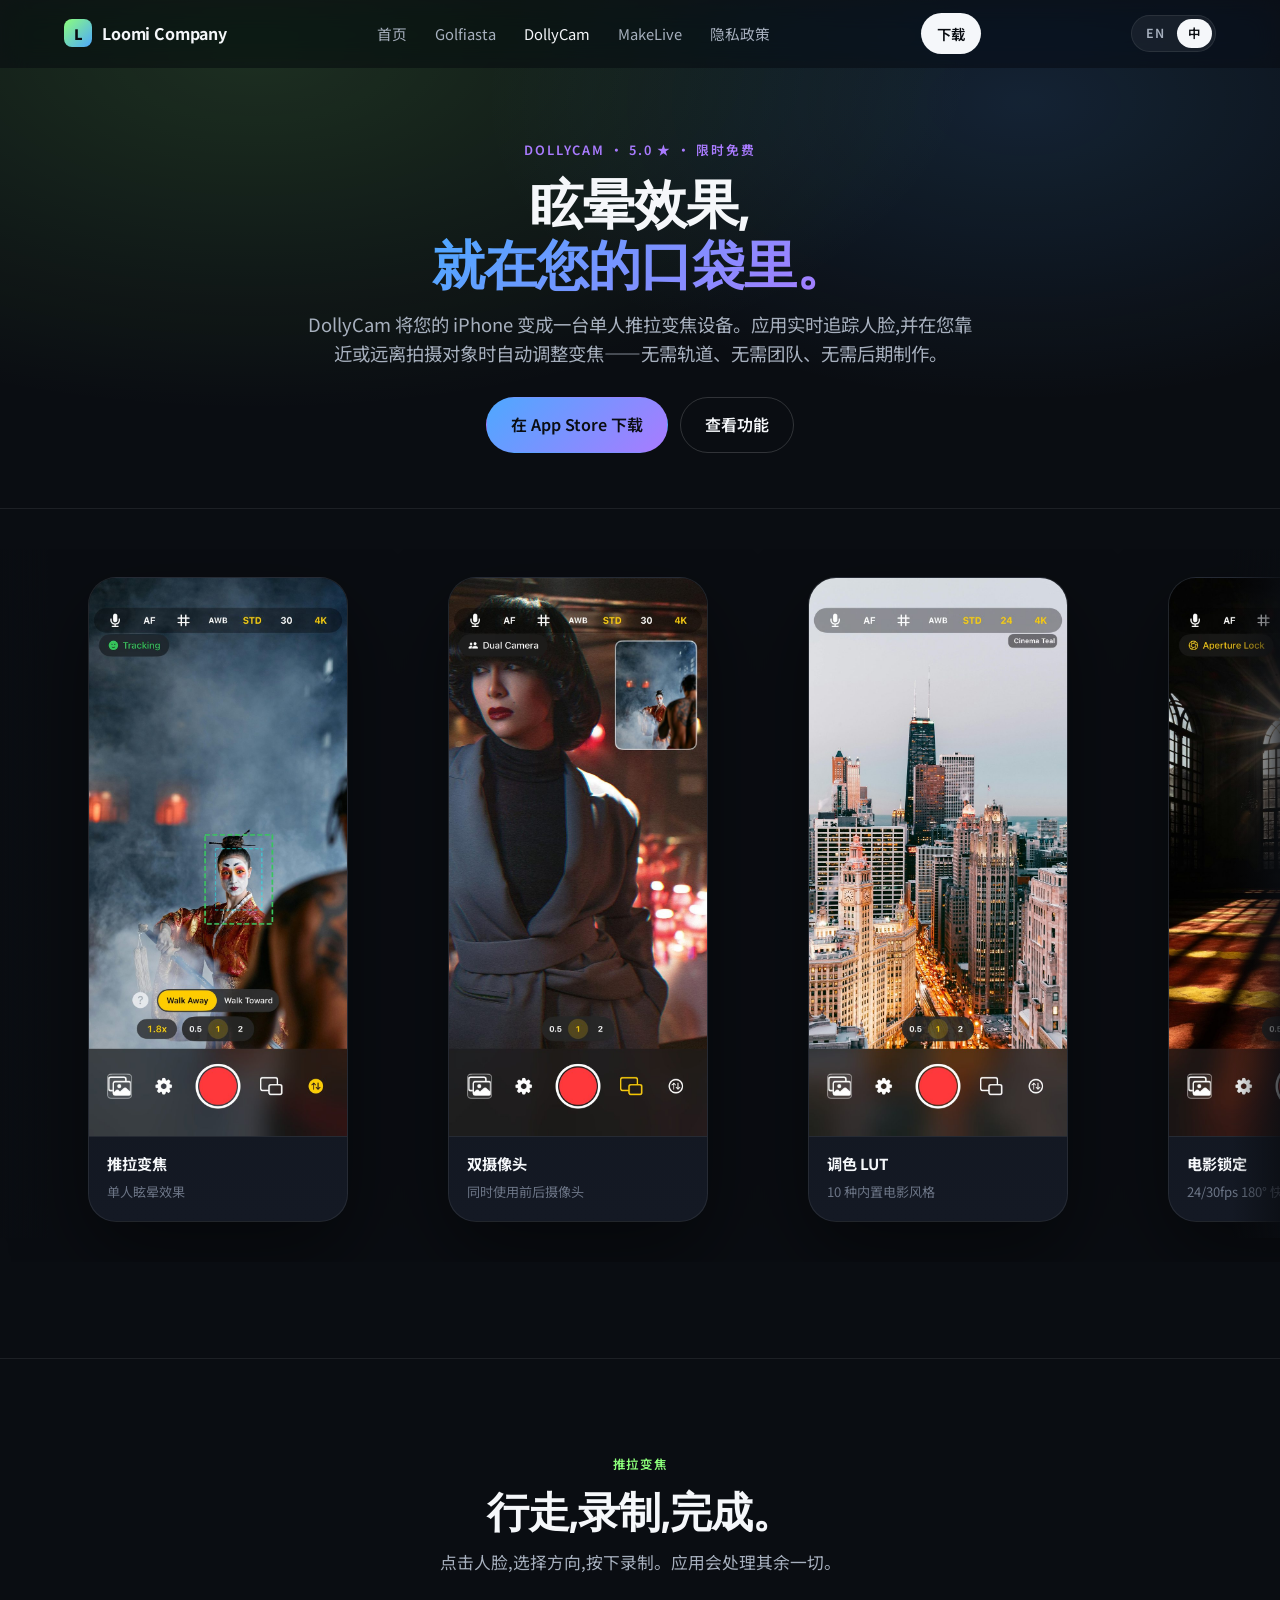
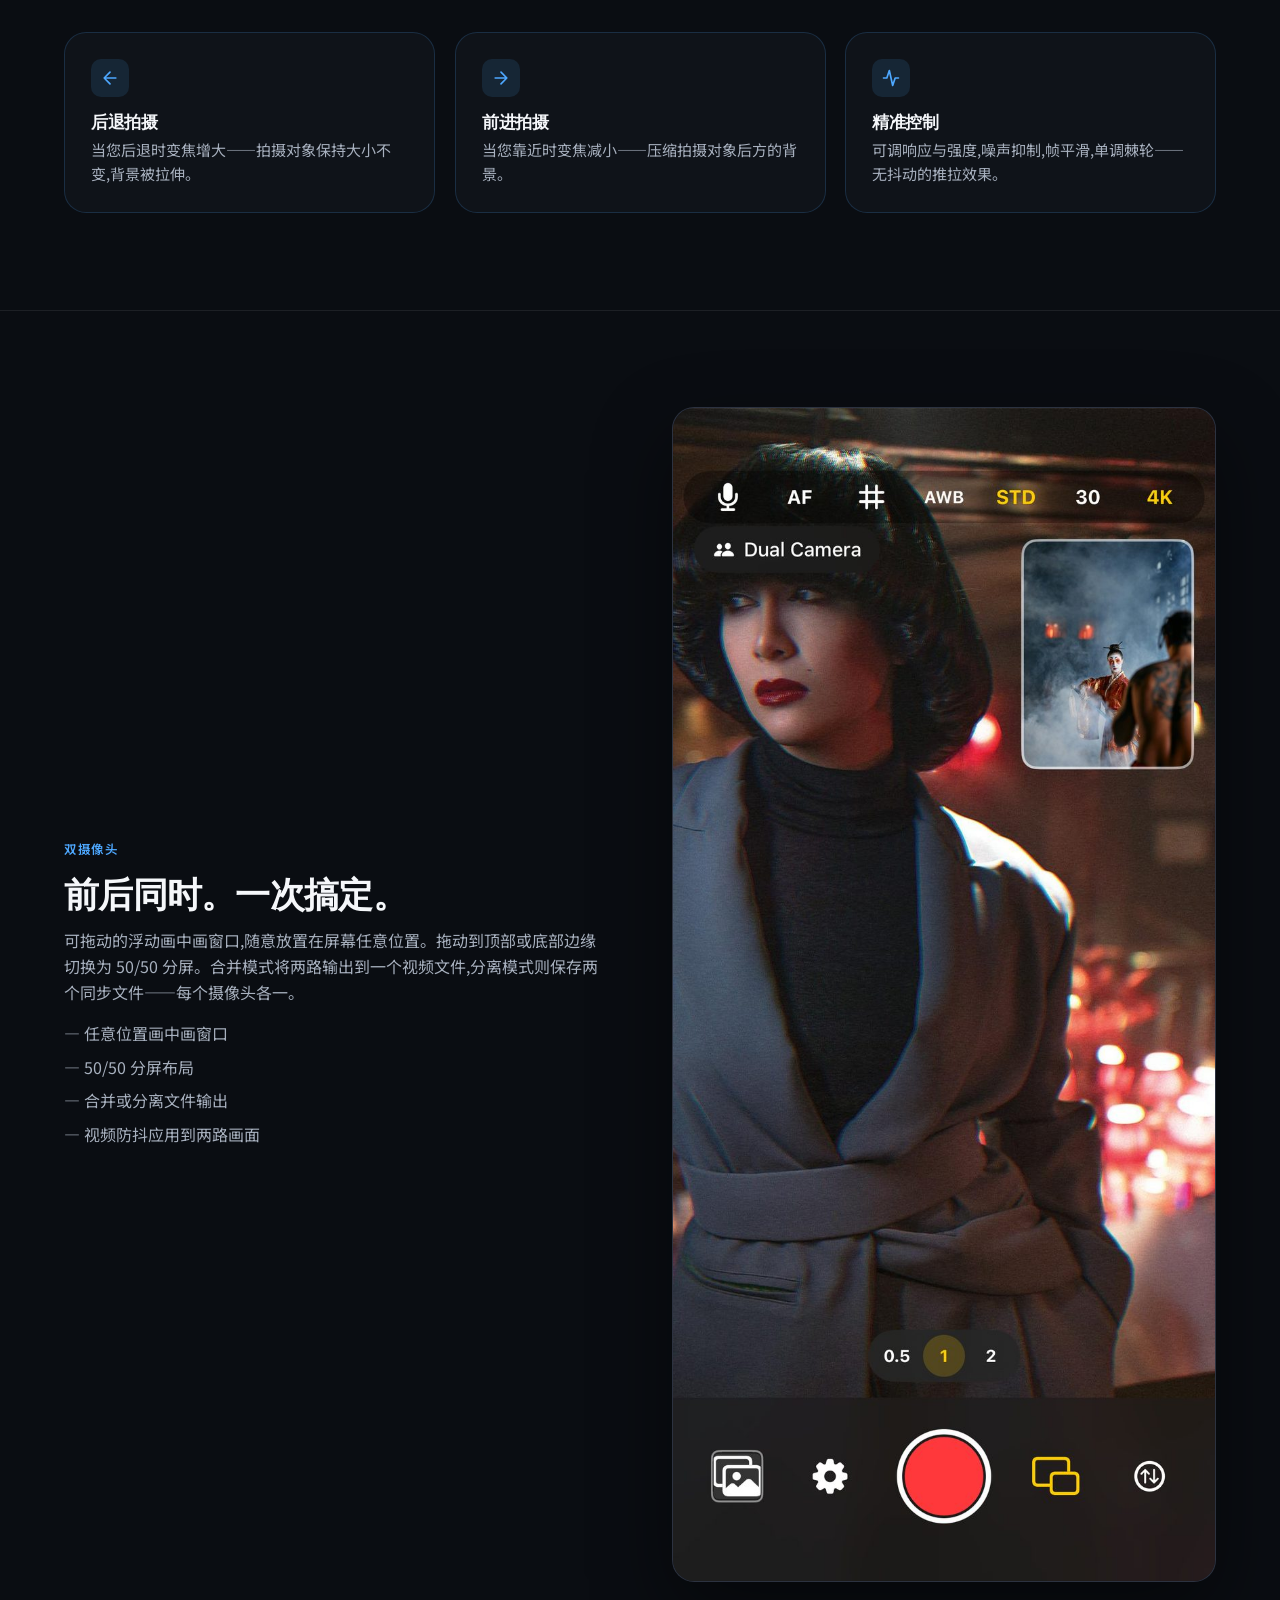
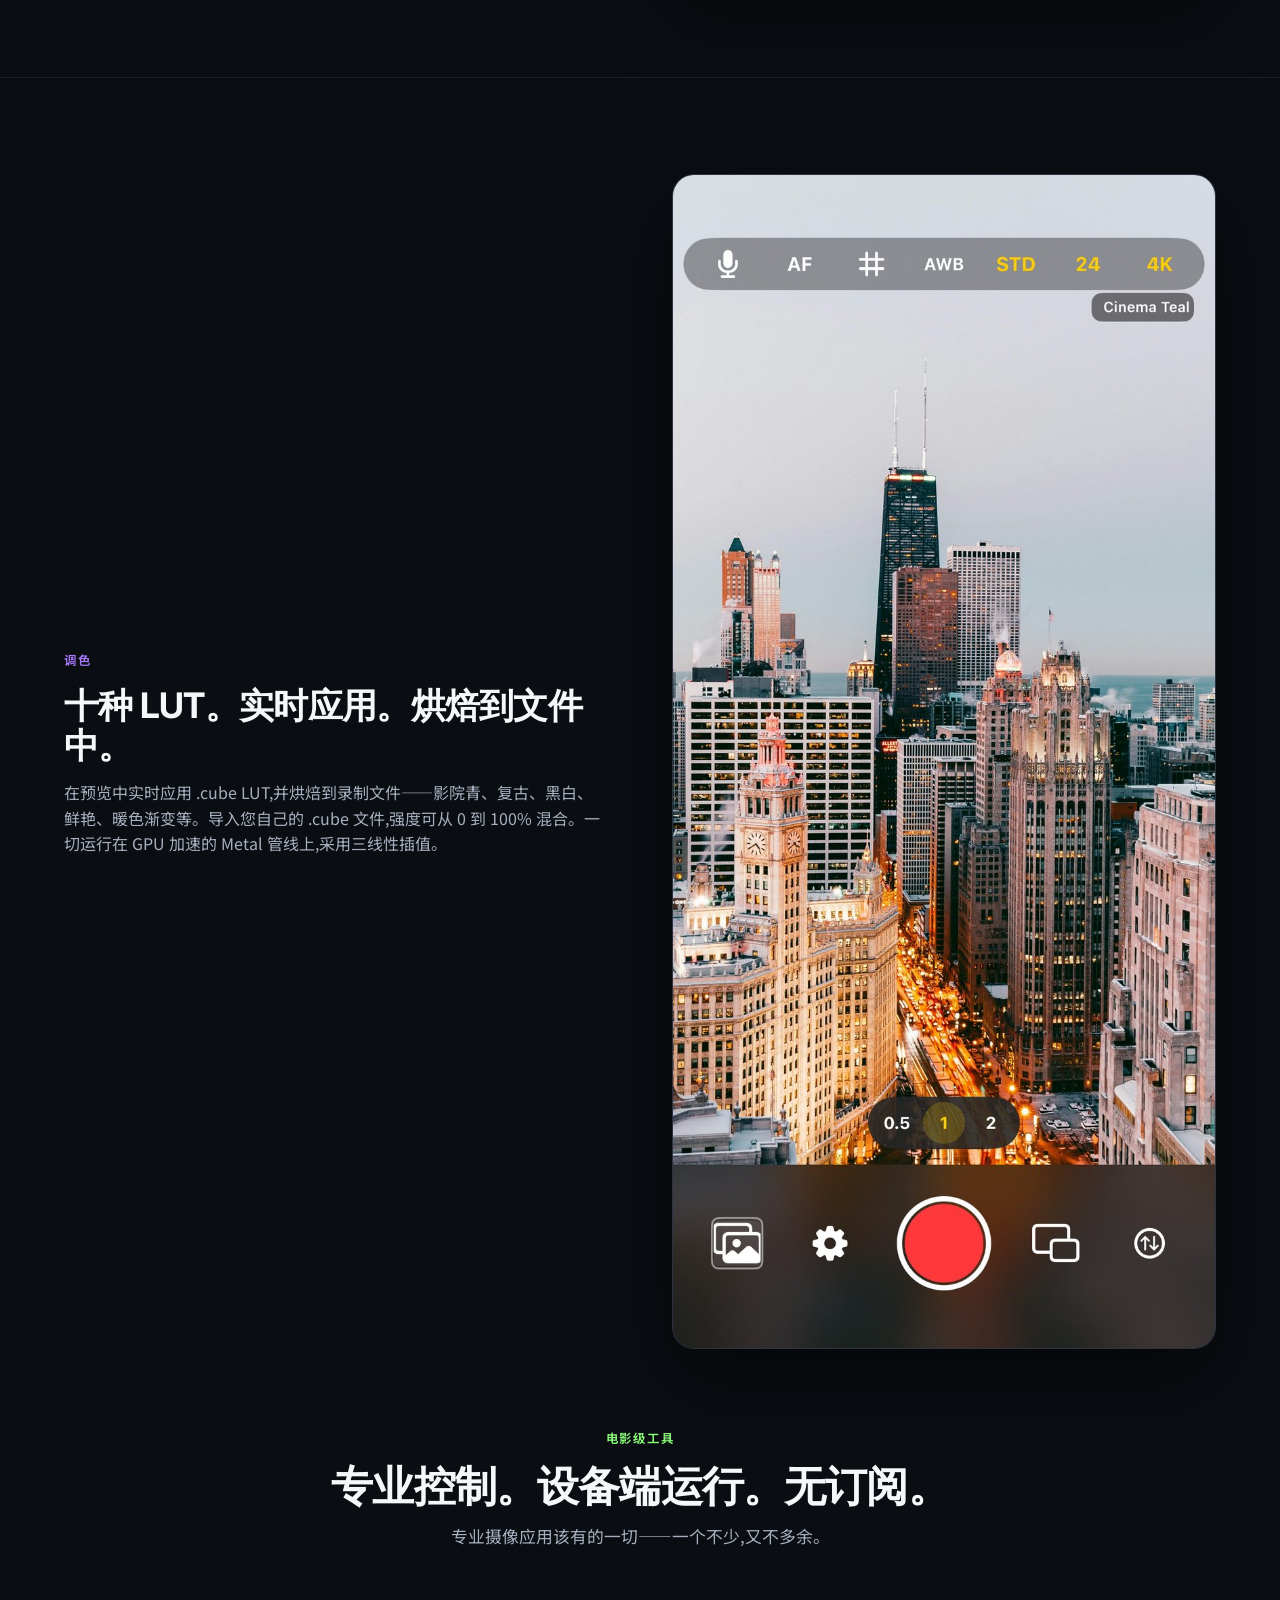
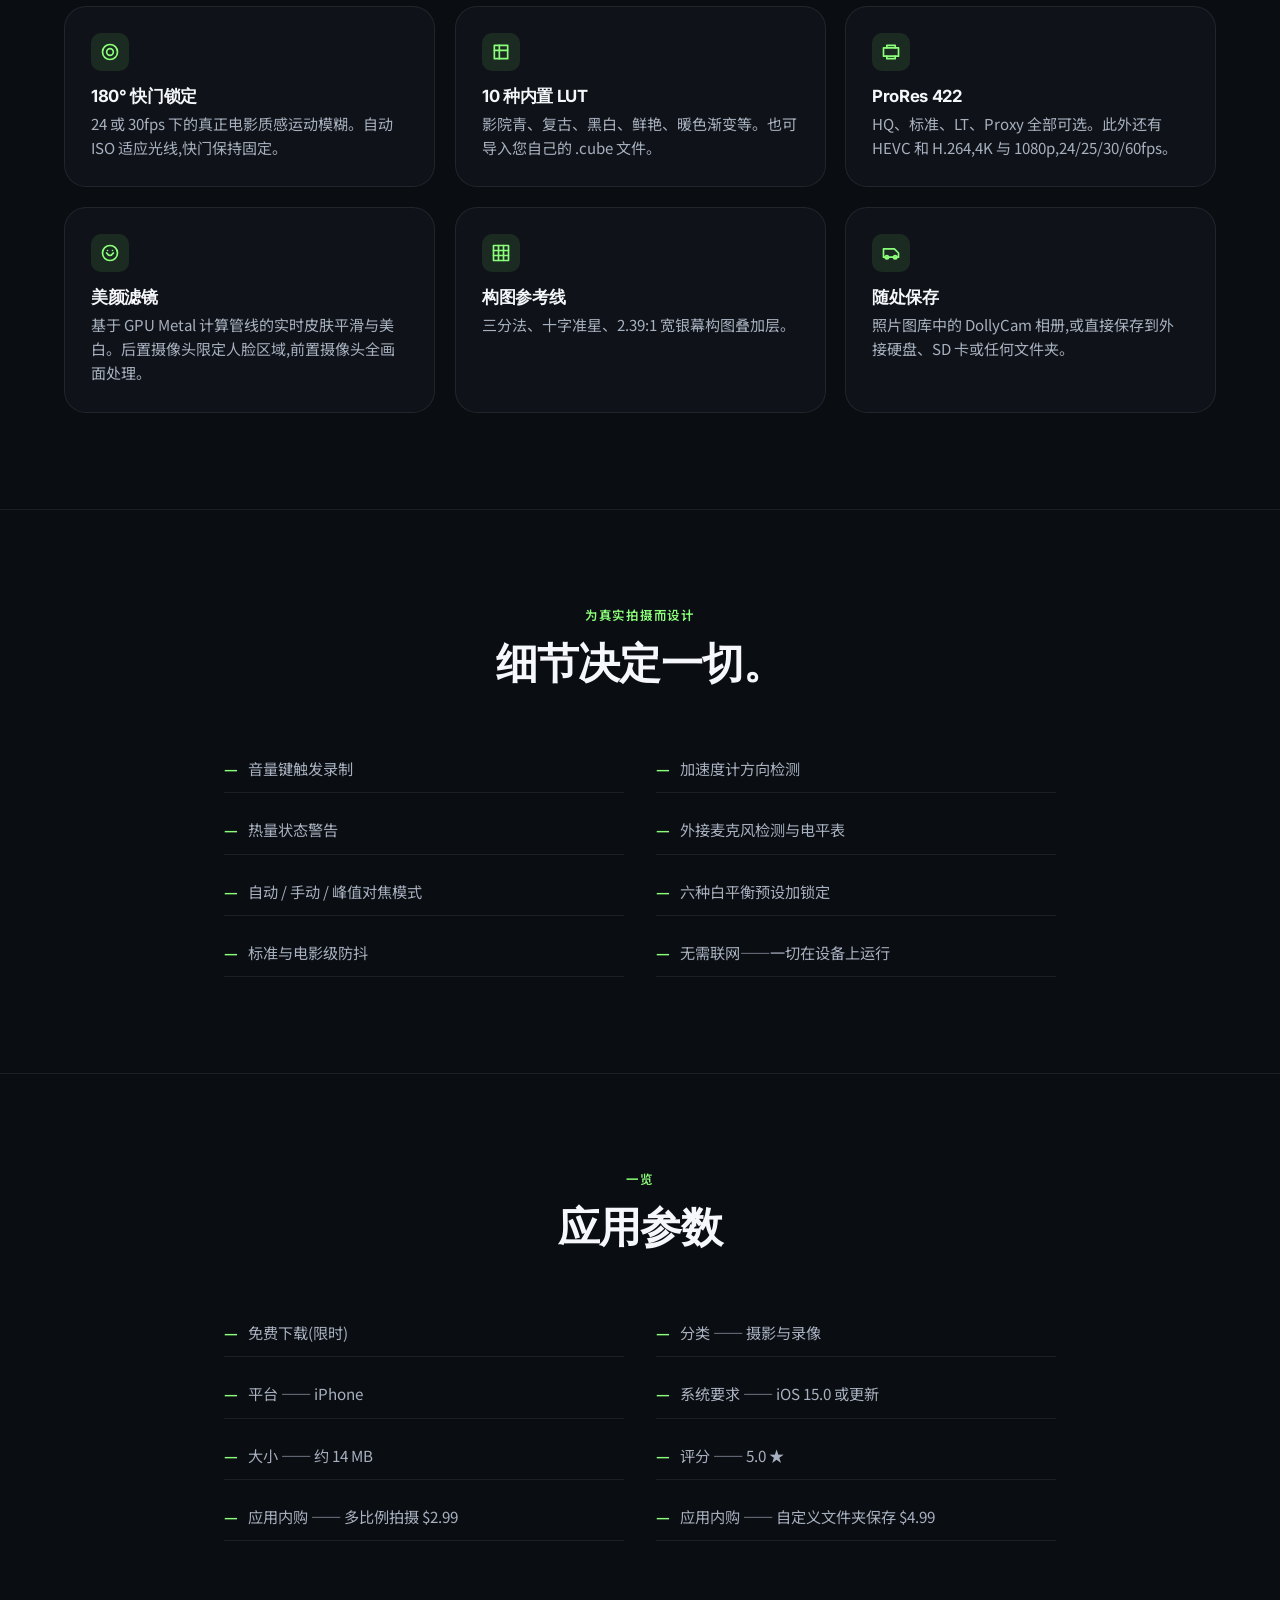
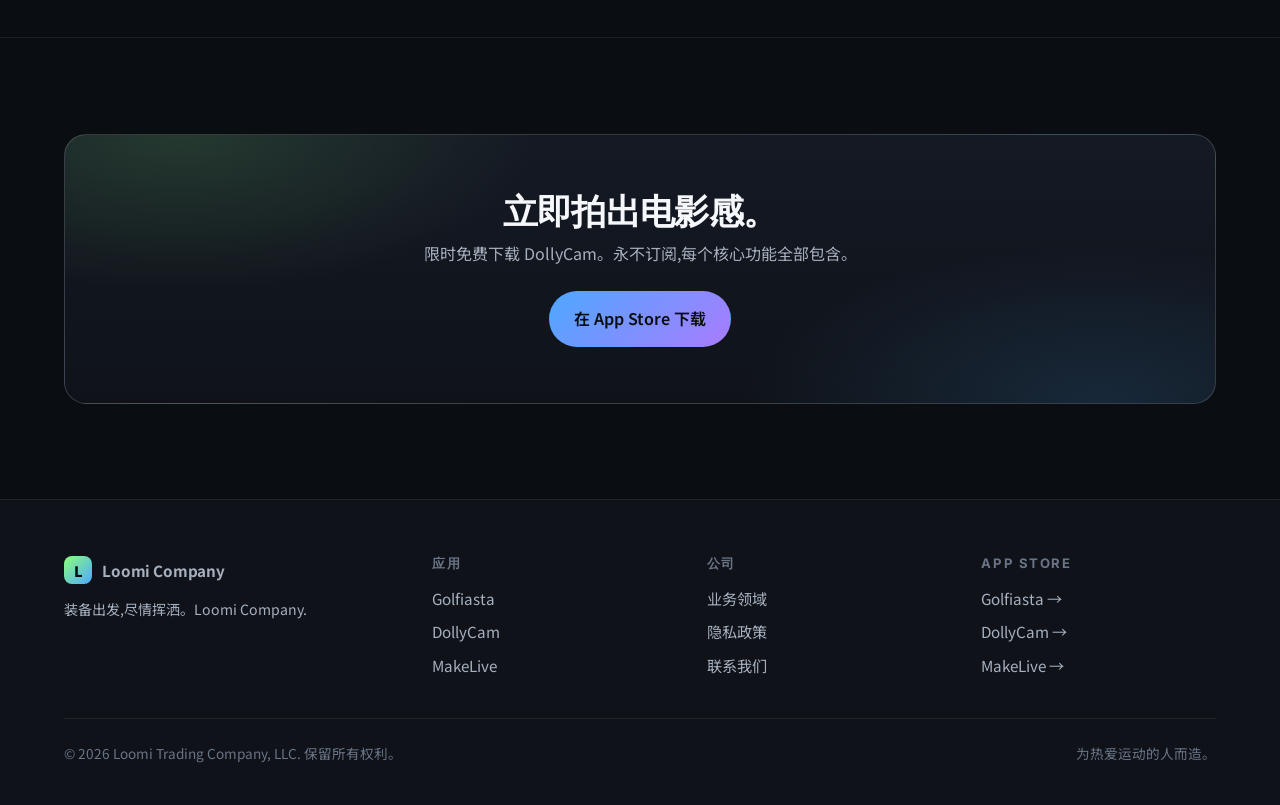
<file: dollycam-zh.html>
<!DOCTYPE html>
<html lang="zh-CN">
<head>
  <meta charset="UTF-8">
  <meta name="viewport" content="width=device-width, initial-scale=1, viewport-fit=cover">
  <meta name="theme-color" content="#0a0d12">
  <title>DollyCam — 推拉变焦、双摄像头、ProRes · Loomi Company</title>
  <meta name="description" content="将您的 iPhone 变成单人推拉变焦设备。实时人脸追踪、双摄像头画中画、ProRes 422、10 种内置 LUT、180° 快门锁定、美颜——全部在设备上运行。">
  <link rel="canonical" href="https://loomicompany.com/dollycam-zh.html">
  <link rel="alternate" hreflang="en" href="https://loomicompany.com/dollycam.html">
  <link rel="alternate" hreflang="zh" href="https://loomicompany.com/dollycam-zh.html">
  <link rel="alternate" hreflang="x-default" href="https://loomicompany.com/dollycam.html">
  <link rel="icon" href="assets/images/favicon.svg" type="image/svg+xml">
  <meta property="og:title" content="DollyCam — 电影级 iPhone 视频">
  <meta property="og:description" content="推拉变焦、双摄像头、ProRes、LUT、快门锁定。限时免费。">
  <meta property="og:locale" content="zh_CN">
  <link rel="preconnect" href="https://fonts.googleapis.com">
  <link rel="preconnect" href="https://fonts.gstatic.com" crossorigin>
  <link href="https://fonts.googleapis.com/css2?family=Inter:wght@400;500;600;700;800;900&family=Noto+Sans+SC:wght@400;500;600;700;800&display=swap" rel="stylesheet">
  <link rel="stylesheet" href="assets/css/main.css">
  <style>body{font-family:"Noto Sans SC","Inter",-apple-system,BlinkMacSystemFont,"PingFang SC","Hiragino Sans GB","Microsoft YaHei",sans-serif;}</style>
</head>
<body data-page="dollycam">
  <header class="header">
    <nav class="nav" aria-label="主导航">
      <a class="brand" href="index-zh.html"><span class="brand__mark">L</span><span>Loomi Company</span></a>
      <ul class="nav__links">
        <li><a href="index-zh.html" data-nav="home">首页</a></li>
        <li><a href="golfiasta-zh.html" data-nav="golfiasta">Golfiasta</a></li>
        <li><a href="dollycam-zh.html" data-nav="dollycam">DollyCam</a></li>
        <li><a href="makelive-zh.html" data-nav="makelive">MakeLive</a></li>
        <li><a href="privacy-zh.html" data-nav="privacy">隐私政策</a></li>
      </ul>
      <a class="nav__cta" href="https://apps.apple.com/us/app/dollycam-cinematic-filming/id6761457989" rel="noopener" target="_blank">下载</a>
      <div class="lang-toggle" role="group" aria-label="语言">
        <a href="dollycam.html" data-lang-switch="en">EN</a>
        <a href="dollycam-zh.html" data-lang-switch="zh">中</a>
      </div>
      <button class="nav__toggle" aria-label="打开菜单" aria-expanded="false" aria-controls="mobile-menu">
        <svg viewBox="0 0 24 24" fill="none" stroke="currentColor" stroke-width="2" stroke-linecap="round"><path d="M3 6h18M3 12h18M3 18h18"/></svg>
      </button>
    </nav>
    <div class="nav__mobile" id="mobile-menu">
      <ul>
        <li><a href="index-zh.html">首页</a></li>
        <li><a href="golfiasta-zh.html">Golfiasta</a></li>
        <li><a href="dollycam-zh.html">DollyCam</a></li>
        <li><a href="makelive-zh.html">MakeLive</a></li>
        <li><a href="privacy-zh.html">隐私政策</a></li>
      </ul>
      <a class="nav__cta" href="https://apps.apple.com/us/app/dollycam-cinematic-filming/id6761457989" rel="noopener" target="_blank">在 App Store 下载</a>
    </div>
  </header>

  <main>
    <section class="page-hero">
      <div class="container">
        <span class="eyebrow reveal" style="color:#a97bff;">DollyCam · 5.0 ★ · 限时免费</span>
        <h1 class="reveal">眩晕效果,<br><span style="background:linear-gradient(135deg,#4ea8ff,#a97bff); -webkit-background-clip:text; background-clip:text; -webkit-text-fill-color:transparent;">就在您的口袋里。</span></h1>
        <p class="lead reveal">DollyCam 将您的 iPhone 变成一台单人推拉变焦设备。应用实时追踪人脸,并在您靠近或远离拍摄对象时自动调整变焦——无需轨道、无需团队、无需后期制作。</p>
        <div class="hero__actions reveal">
          <a class="btn btn--accent btn--lg" href="https://apps.apple.com/us/app/dollycam-cinematic-filming/id6761457989" rel="noopener" target="_blank" style="background:linear-gradient(135deg,#4ea8ff,#a97bff);">在 App Store 下载</a>
          <a class="btn btn--ghost btn--lg" href="#features">查看功能</a>
        </div>
      </div>
    </section>

    <!-- Screenshot gallery -->
    <section style="padding-top: 40px;">
      <div class="container" style="max-width:100%;">
        <div class="gallery reveal">
          <div class="gallery__track">
            <figure class="gallery__item">
              <img src="assets/images/dollycam/01_dolly_zoom.jpg" alt="DollyCam 推拉变焦模式" loading="lazy">
              <figcaption class="gallery__caption"><strong>推拉变焦</strong><span>单人眩晕效果</span></figcaption>
            </figure>
            <figure class="gallery__item">
              <img src="assets/images/dollycam/04_dual_camera.jpg" alt="DollyCam 双摄像头画中画模式" loading="lazy">
              <figcaption class="gallery__caption"><strong>双摄像头</strong><span>同时使用前后摄像头</span></figcaption>
            </figure>
            <figure class="gallery__item">
              <img src="assets/images/dollycam/02_color_lut.jpg" alt="DollyCam 调色 LUT" loading="lazy">
              <figcaption class="gallery__caption"><strong>调色 LUT</strong><span>10 种内置电影风格</span></figcaption>
            </figure>
            <figure class="gallery__item">
              <img src="assets/images/dollycam/03_cinematic_mode.jpg" alt="DollyCam 电影级曝光锁定" loading="lazy">
              <figcaption class="gallery__caption"><strong>电影锁定</strong><span>24/30fps 180° 快门</span></figcaption>
            </figure>
            <figure class="gallery__item">
              <img src="assets/images/dollycam/05_manual_focus.jpg" alt="DollyCam 手动对焦与峰值" loading="lazy">
              <figcaption class="gallery__caption"><strong>手动对焦</strong><span>实时峰值对焦</span></figcaption>
            </figure>
            <figure class="gallery__item">
              <img src="assets/images/dollycam/06_multi_lens.jpg" alt="DollyCam 多镜头切换" loading="lazy">
              <figcaption class="gallery__caption"><strong>多镜头</strong><span>自由切换所有摄像头</span></figcaption>
            </figure>
            <figure class="gallery__item">
              <img src="assets/images/dollycam/07_cinemascope.jpg" alt="DollyCam 宽银幕构图" loading="lazy">
              <figcaption class="gallery__caption"><strong>2.39:1 参考线</strong><span>宽银幕构图</span></figcaption>
            </figure>
            <figure class="gallery__item">
              <img src="assets/images/dollycam/10_recording.jpg" alt="DollyCam 录制界面" loading="lazy">
              <figcaption class="gallery__caption"><strong>录制界面</strong><span>简洁专注的 UI</span></figcaption>
            </figure>
            <figure class="gallery__item">
              <img src="assets/images/dollycam/09_video_library.jpg" alt="DollyCam 内置视频库" loading="lazy">
              <figcaption class="gallery__caption"><strong>视频库</strong><span>设备内浏览与管理</span></figcaption>
            </figure>
            <figure class="gallery__item">
              <img src="assets/images/dollycam/08_settings.jpg" alt="DollyCam 设置" loading="lazy">
              <figcaption class="gallery__caption"><strong>专业控制</strong><span>编解码、码率、防抖</span></figcaption>
            </figure>
          </div>
        </div>
      </div>
    </section>

    <!-- Dolly Zoom -->
    <section>
      <div class="container">
        <div class="section-head reveal">
          <span class="eyebrow">推拉变焦</span>
          <h2>行走,录制,完成。</h2>
          <p>点击人脸,选择方向,按下录制。应用会处理其余一切。</p>
        </div>
        <div class="features">
          <div class="feature reveal" style="border-color:rgba(78,168,255,.18);">
            <span class="feature__icon" style="background:rgba(78,168,255,.12); color:var(--accent-2);"><svg viewBox="0 0 24 24" fill="none" stroke="currentColor" stroke-width="2" stroke-linecap="round" stroke-linejoin="round"><path d="M19 12H5M12 19l-7-7 7-7"/></svg></span>
            <h3>后退拍摄</h3>
            <p>当您后退时变焦增大——拍摄对象保持大小不变,背景被拉伸。</p>
          </div>
          <div class="feature reveal" style="border-color:rgba(78,168,255,.18);">
            <span class="feature__icon" style="background:rgba(78,168,255,.12); color:var(--accent-2);"><svg viewBox="0 0 24 24" fill="none" stroke="currentColor" stroke-width="2" stroke-linecap="round" stroke-linejoin="round"><path d="M5 12h14M12 5l7 7-7 7"/></svg></span>
            <h3>前进拍摄</h3>
            <p>当您靠近时变焦减小——压缩拍摄对象后方的背景。</p>
          </div>
          <div class="feature reveal" style="border-color:rgba(78,168,255,.18);">
            <span class="feature__icon" style="background:rgba(78,168,255,.12); color:var(--accent-2);"><svg viewBox="0 0 24 24" fill="none" stroke="currentColor" stroke-width="2" stroke-linecap="round" stroke-linejoin="round"><path d="M3 12h4l3-9 4 18 3-9h4"/></svg></span>
            <h3>精准控制</h3>
            <p>可调响应与强度,噪声抑制,帧平滑,单调棘轮——无抖动的推拉效果。</p>
          </div>
        </div>
      </div>
    </section>

    <!-- Dual camera -->
    <section>
      <div class="container">
        <div class="split">
          <div class="split__copy reveal">
            <span class="eyebrow" style="color:var(--accent-2); letter-spacing:.14em; text-transform:uppercase; font-size:.78rem; font-weight:600; display:block; margin-bottom:14px;">双摄像头</span>
            <h2>前后同时。一次搞定。</h2>
            <p>可拖动的浮动画中画窗口,随意放置在屏幕任意位置。拖动到顶部或底部边缘切换为 50/50 分屏。合并模式将两路输出到一个视频文件,分离模式则保存两个同步文件——每个摄像头各一。</p>
            <ul style="list-style:none; padding:0; margin:16px 0 0; color:var(--text-muted); display:flex; flex-direction:column; gap:8px;">
              <li>— 任意位置画中画窗口</li>
              <li>— 50/50 分屏布局</li>
              <li>— 合并或分离文件输出</li>
              <li>— 视频防抖应用到两路画面</li>
            </ul>
          </div>
          <div class="split__media reveal">
            <img src="assets/images/dollycam/04_dual_camera.jpg" alt="DollyCam 双摄像头画中画布局" loading="lazy">
          </div>
        </div>
      </div>
    </section>

    <!-- Cinematic tools -->
    <section id="features">
      <div class="container">
        <div class="split split--reverse" style="margin-bottom:80px;">
          <div class="split__copy reveal">
            <span class="eyebrow" style="color:#a97bff; letter-spacing:.14em; text-transform:uppercase; font-size:.78rem; font-weight:600; display:block; margin-bottom:14px;">调色</span>
            <h2>十种 LUT。实时应用。烘焙到文件中。</h2>
            <p>在预览中实时应用 .cube LUT,并烘焙到录制文件——影院青、复古、黑白、鲜艳、暖色渐变等。导入您自己的 .cube 文件,强度可从 0 到 100% 混合。一切运行在 GPU 加速的 Metal 管线上,采用三线性插值。</p>
          </div>
          <div class="split__media reveal">
            <img src="assets/images/dollycam/02_color_lut.jpg" alt="DollyCam LUT 选择与调色界面" loading="lazy">
          </div>
        </div>

        <div class="section-head reveal">
          <span class="eyebrow">电影级工具</span>
          <h2>专业控制。设备端运行。无订阅。</h2>
          <p>专业摄像应用该有的一切——一个不少,又不多余。</p>
        </div>
        <div class="features">
          <div class="feature reveal">
            <span class="feature__icon"><svg viewBox="0 0 24 24" fill="none" stroke="currentColor" stroke-width="2" stroke-linecap="round" stroke-linejoin="round"><circle cx="12" cy="12" r="9"/><circle cx="12" cy="12" r="4"/></svg></span>
            <h3>180° 快门锁定</h3>
            <p>24 或 30fps 下的真正电影质感运动模糊。自动 ISO 适应光线,快门保持固定。</p>
          </div>
          <div class="feature reveal">
            <span class="feature__icon"><svg viewBox="0 0 24 24" fill="none" stroke="currentColor" stroke-width="2" stroke-linecap="round" stroke-linejoin="round"><path d="M4 4h16v16H4z"/><path d="M4 10h16M10 4v16"/></svg></span>
            <h3>10 种内置 LUT</h3>
            <p>影院青、复古、黑白、鲜艳、暖色渐变等。也可导入您自己的 .cube 文件。</p>
          </div>
          <div class="feature reveal">
            <span class="feature__icon"><svg viewBox="0 0 24 24" fill="none" stroke="currentColor" stroke-width="2" stroke-linecap="round" stroke-linejoin="round"><path d="M3 7h18v10H3z"/><path d="M7 7V4h10v3M7 17v3h10v-3"/></svg></span>
            <h3>ProRes 422</h3>
            <p>HQ、标准、LT、Proxy 全部可选。此外还有 HEVC 和 H.264,4K 与 1080p,24/25/30/60fps。</p>
          </div>
          <div class="feature reveal">
            <span class="feature__icon"><svg viewBox="0 0 24 24" fill="none" stroke="currentColor" stroke-width="2" stroke-linecap="round" stroke-linejoin="round"><circle cx="12" cy="12" r="9"/><path d="M8 12s2 3 4 3 4-3 4-3M9 9h.01M15 9h.01"/></svg></span>
            <h3>美颜滤镜</h3>
            <p>基于 GPU Metal 计算管线的实时皮肤平滑与美白。后置摄像头限定人脸区域,前置摄像头全画面处理。</p>
          </div>
          <div class="feature reveal">
            <span class="feature__icon"><svg viewBox="0 0 24 24" fill="none" stroke="currentColor" stroke-width="2" stroke-linecap="round" stroke-linejoin="round"><path d="M3 3h18v18H3z"/><path d="M3 9h18M3 15h18M9 3v18M15 3v18"/></svg></span>
            <h3>构图参考线</h3>
            <p>三分法、十字准星、2.39:1 宽银幕构图叠加层。</p>
          </div>
          <div class="feature reveal">
            <span class="feature__icon"><svg viewBox="0 0 24 24" fill="none" stroke="currentColor" stroke-width="2" stroke-linecap="round" stroke-linejoin="round"><path d="M3 7h13l5 5v5H3z"/><circle cx="7" cy="17" r="2"/><circle cx="17" cy="17" r="2"/></svg></span>
            <h3>随处保存</h3>
            <p>照片图库中的 DollyCam 相册,或直接保存到外接硬盘、SD 卡或任何文件夹。</p>
          </div>
        </div>
      </div>
    </section>

    <!-- Built for shoots -->
    <section>
      <div class="container container--narrow">
        <div class="section-head reveal">
          <span class="eyebrow">为真实拍摄而设计</span>
          <h2>细节决定一切。</h2>
        </div>
        <ul class="spec-list reveal">
          <li>音量键触发录制</li>
          <li>加速度计方向检测</li>
          <li>热量状态警告</li>
          <li>外接麦克风检测与电平表</li>
          <li>自动 / 手动 / 峰值对焦模式</li>
          <li>六种白平衡预设加锁定</li>
          <li>标准与电影级防抖</li>
          <li>无需联网——一切在设备上运行</li>
        </ul>
      </div>
    </section>

    <!-- Spec -->
    <section>
      <div class="container container--narrow">
        <div class="section-head reveal">
          <span class="eyebrow">一览</span>
          <h2>应用参数</h2>
        </div>
        <ul class="spec-list reveal">
          <li>免费下载(限时)</li>
          <li>分类 —— 摄影与录像</li>
          <li>平台 —— iPhone</li>
          <li>系统要求 —— iOS 15.0 或更新</li>
          <li>大小 —— 约 14 MB</li>
          <li>评分 —— 5.0 ★</li>
          <li>应用内购 —— 多比例拍摄 $2.99</li>
          <li>应用内购 —— 自定义文件夹保存 $4.99</li>
        </ul>
      </div>
    </section>

    <!-- CTA -->
    <section>
      <div class="container">
        <div class="cta-band reveal">
          <h2>立即拍出电影感。</h2>
          <p>限时免费下载 DollyCam。永不订阅,每个核心功能全部包含。</p>
          <a class="btn btn--accent btn--lg" href="https://apps.apple.com/us/app/dollycam-cinematic-filming/id6761457989" rel="noopener" target="_blank" style="background:linear-gradient(135deg,#4ea8ff,#a97bff);">在 App Store 下载</a>
        </div>
      </div>
    </section>
  </main>

  <footer class="footer">
    <div class="container">
      <div class="footer__grid">
        <div>
          <a class="brand" href="index-zh.html"><span class="brand__mark">L</span><span>Loomi Company</span></a>
          <p class="small" style="margin-top:14px; max-width:320px;">装备出发,尽情挥洒。Loomi Company.</p>
        </div>
        <div><h4>应用</h4><ul><li><a href="golfiasta-zh.html">Golfiasta</a></li><li><a href="dollycam-zh.html">DollyCam</a></li><li><a href="makelive-zh.html">MakeLive</a></li></ul></div>
        <div><h4>公司</h4><ul><li><a href="index-zh.html#what-we-do">业务领域</a></li><li><a href="privacy-zh.html">隐私政策</a></li><li><a href="mailto:contact@loomicompany.com">联系我们</a></li></ul></div>
        <div><h4>App Store</h4><ul><li><a href="https://apps.apple.com/us/app/golfiasta-golf-gps/id6760437254" rel="noopener" target="_blank">Golfiasta →</a></li><li><a href="https://apps.apple.com/us/app/dollycam-cinematic-filming/id6761457989" rel="noopener" target="_blank">DollyCam →</a></li><li><a href="https://apps.apple.com/us/app/makelive-live-photo-creator/id6761287865" rel="noopener" target="_blank">MakeLive →</a></li></ul></div>
      </div>
      <div class="footer__bottom">
        <span>© <span data-year>2026</span> Loomi Trading Company, LLC. 保留所有权利。</span>
        <span>为热爱运动的人而造。</span>
      </div>
    </div>
  </footer>
  <script src="assets/js/main.js" defer></script>
</body>
</html>
</file>
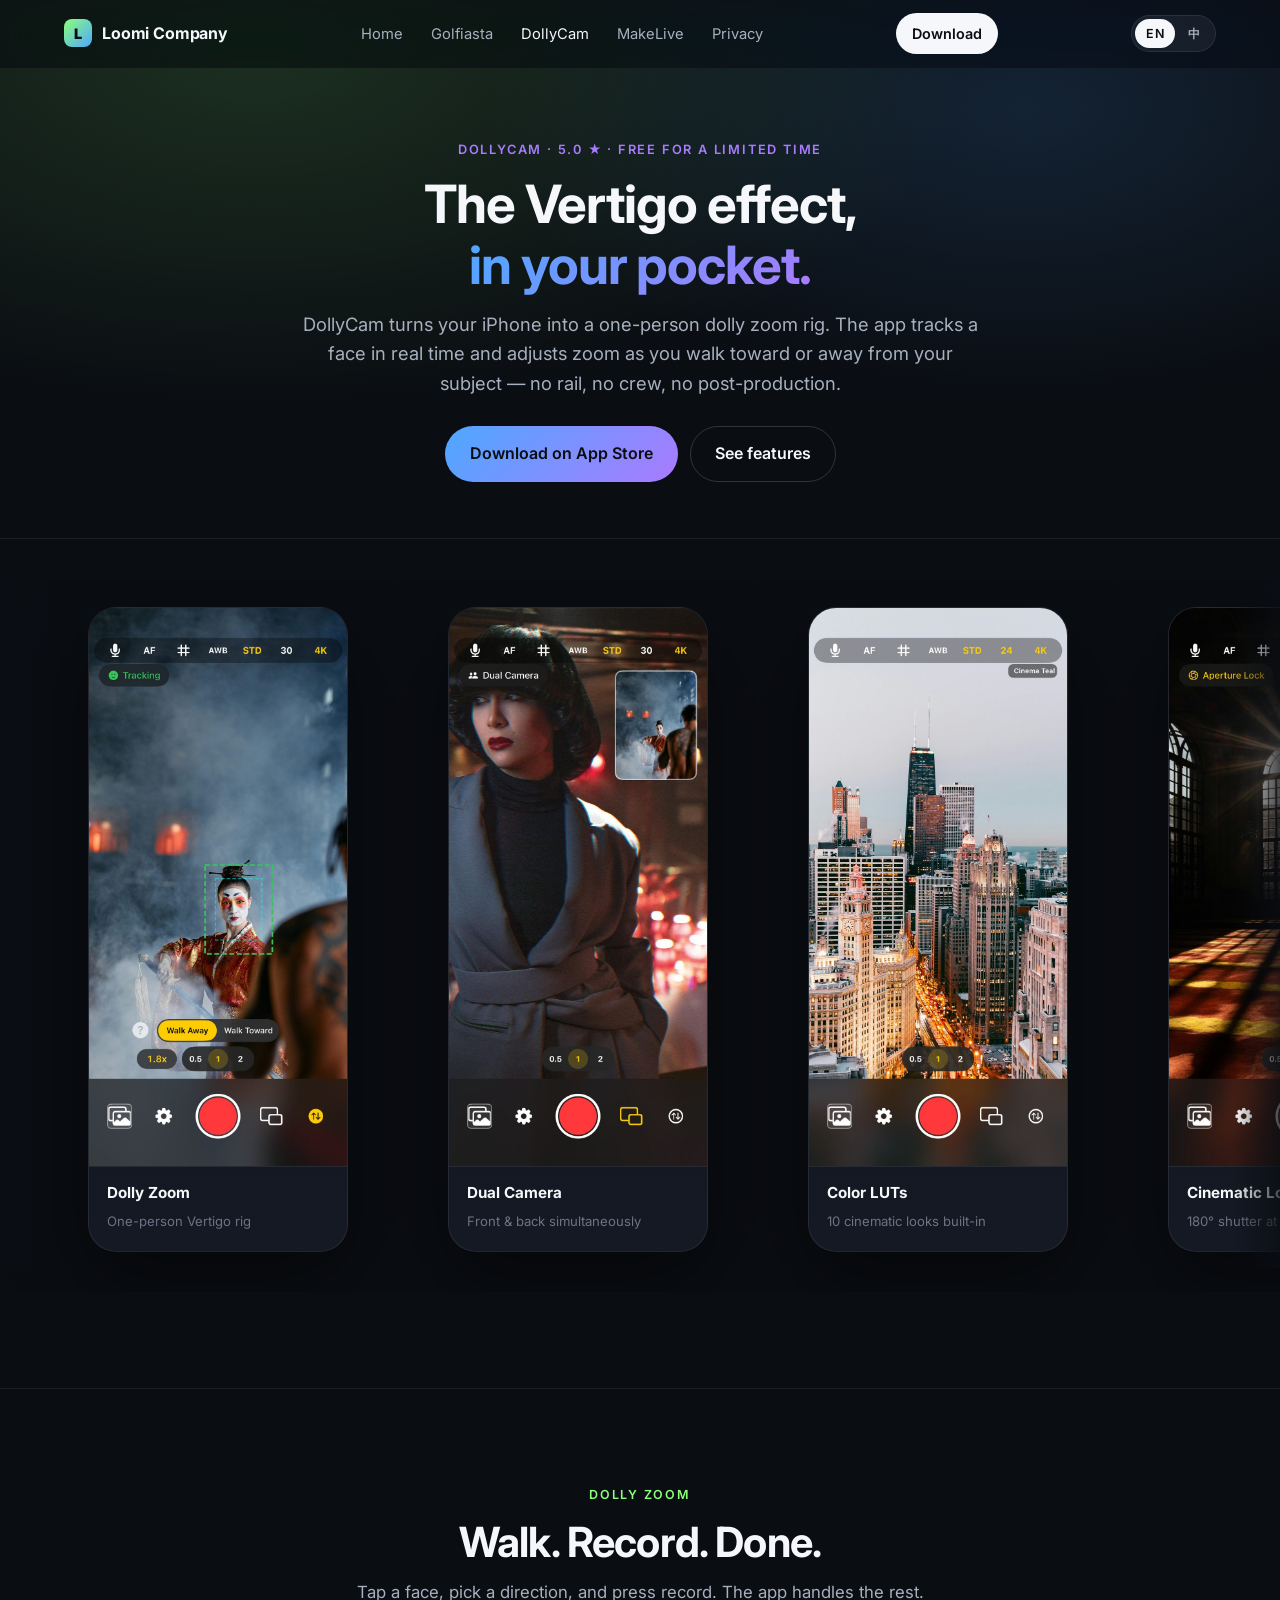
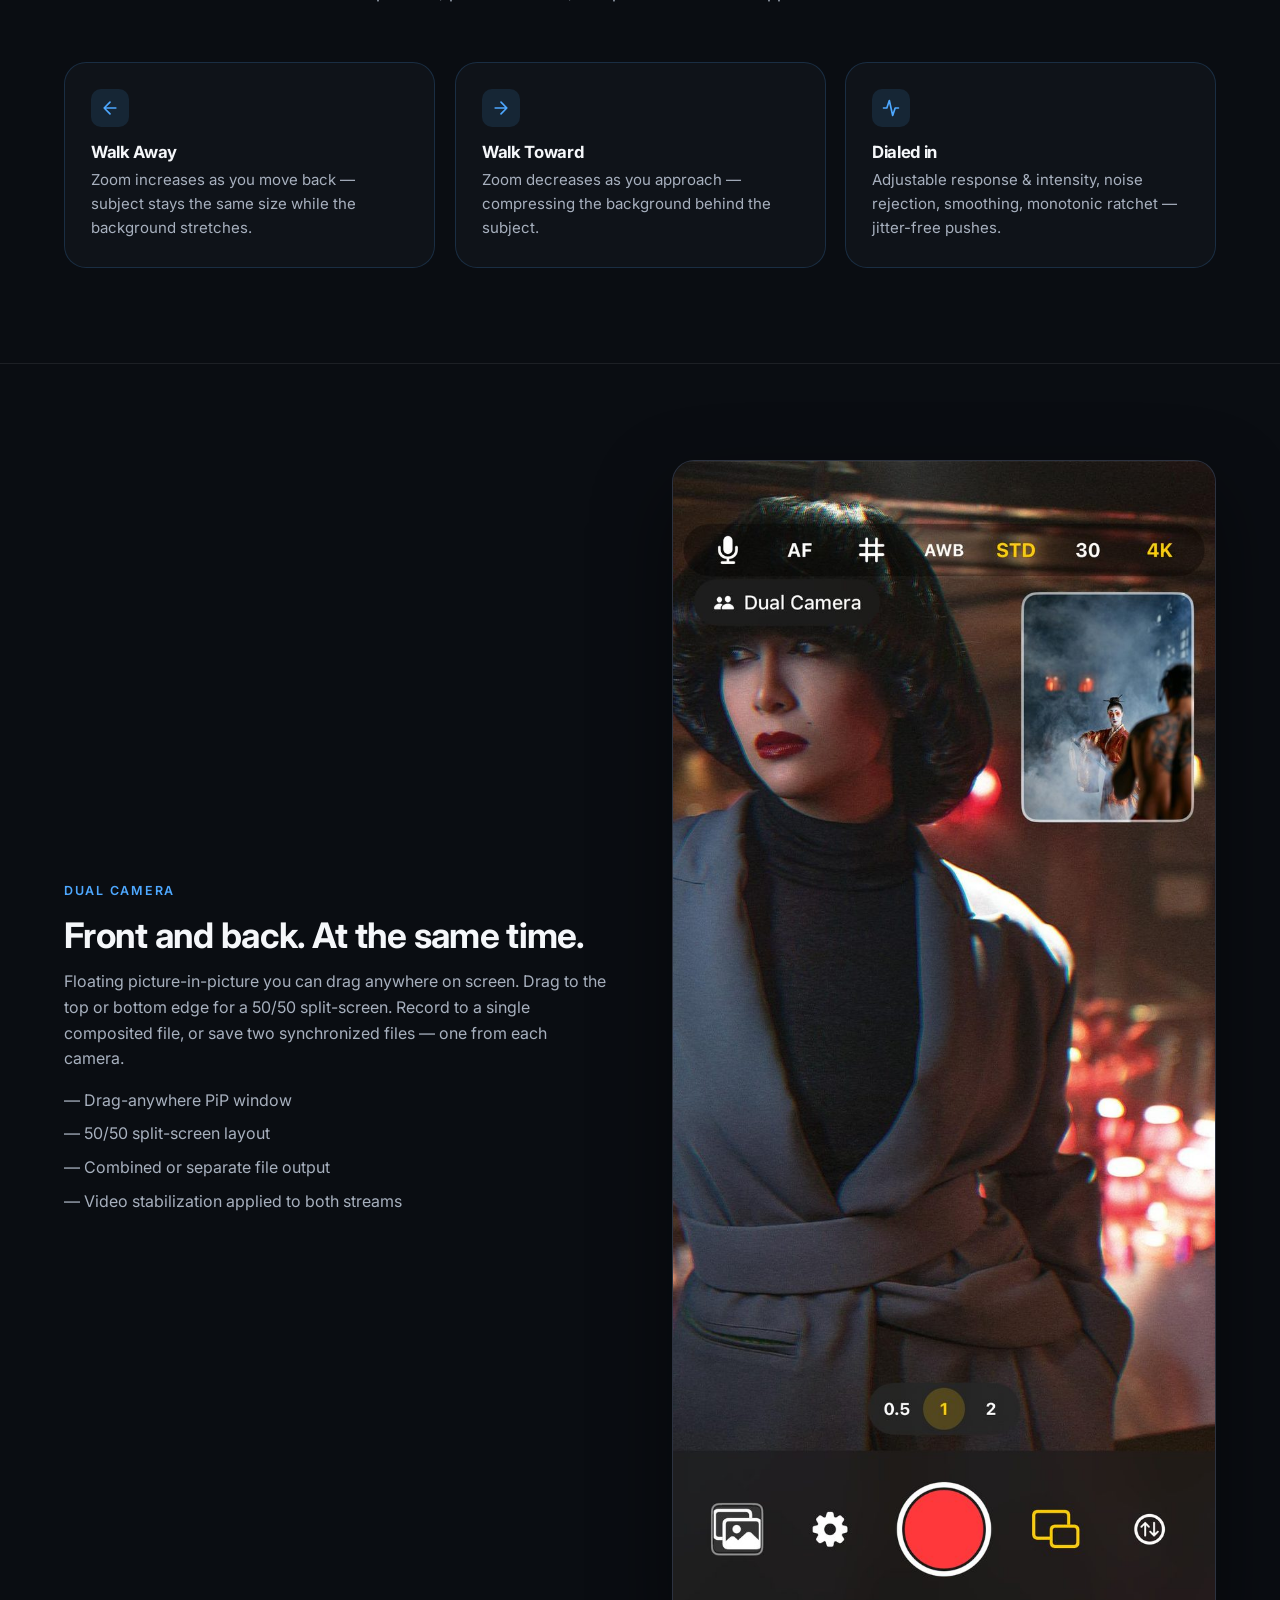
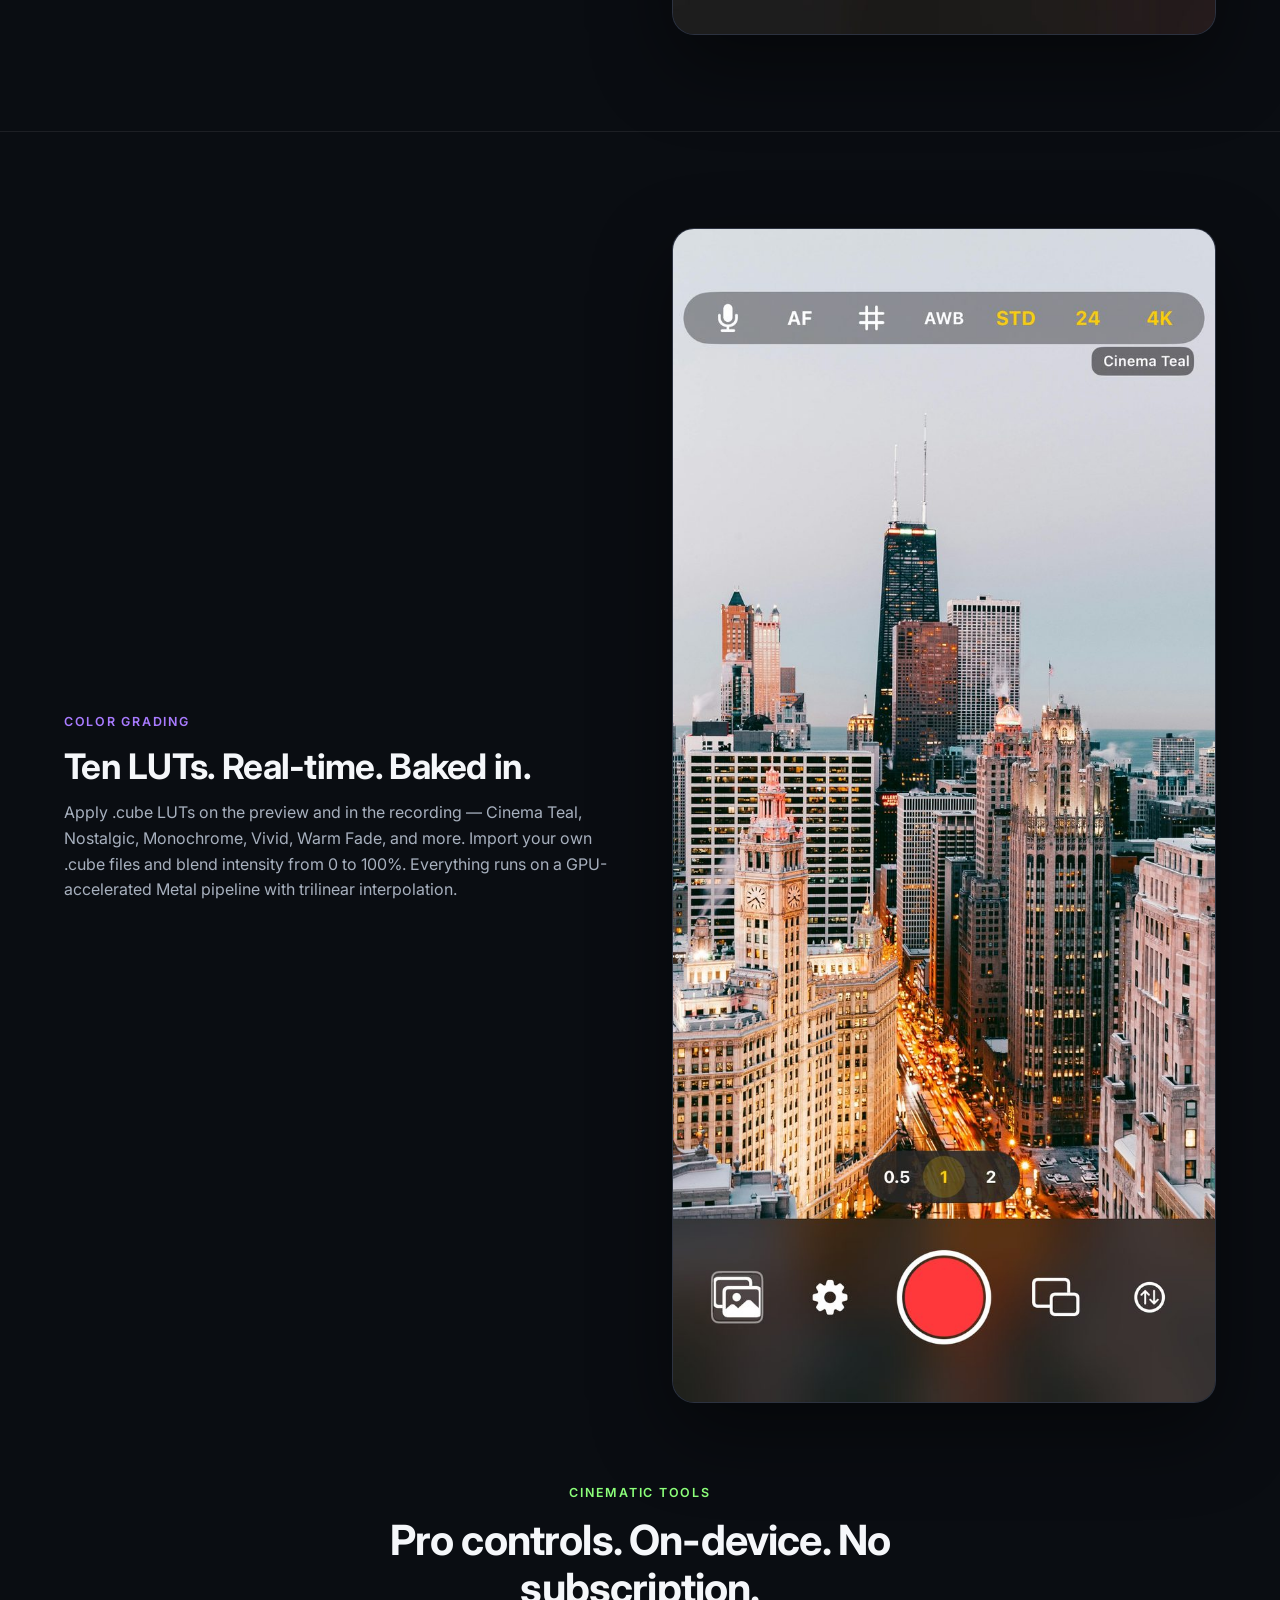
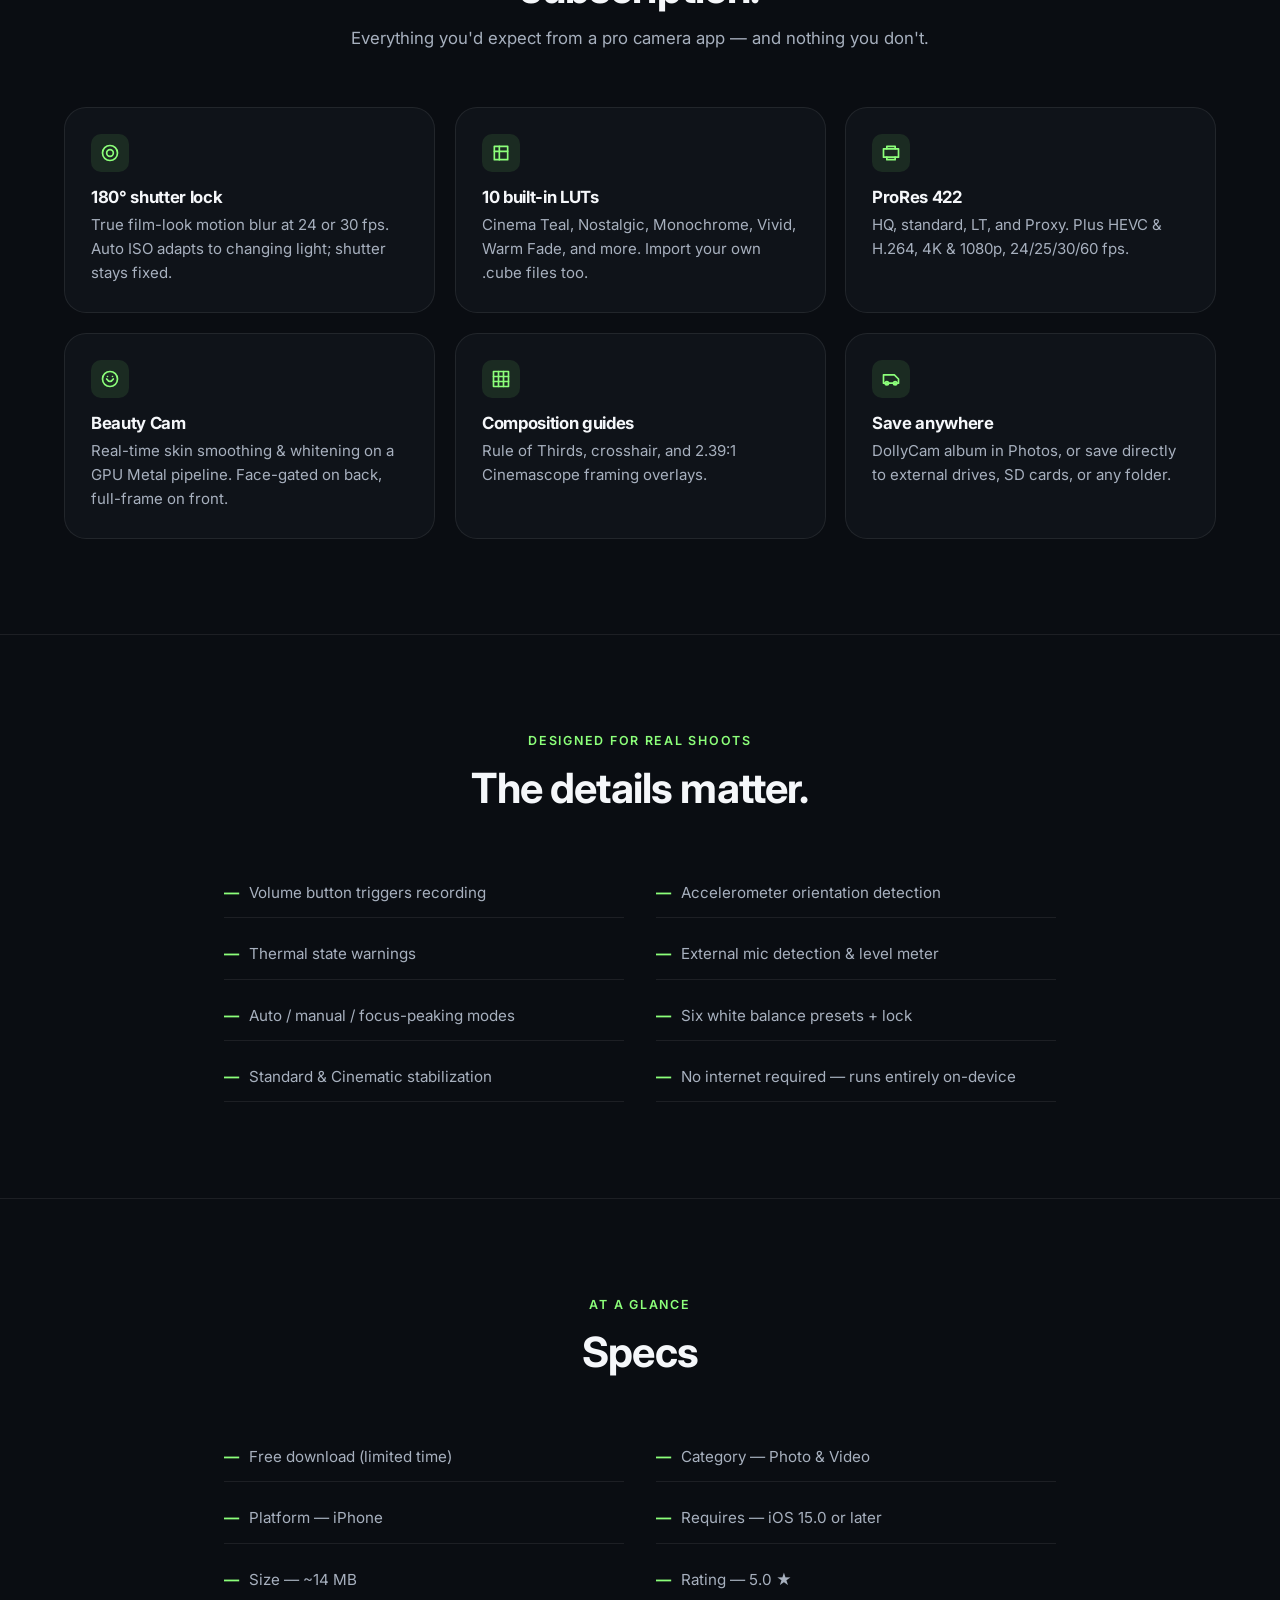
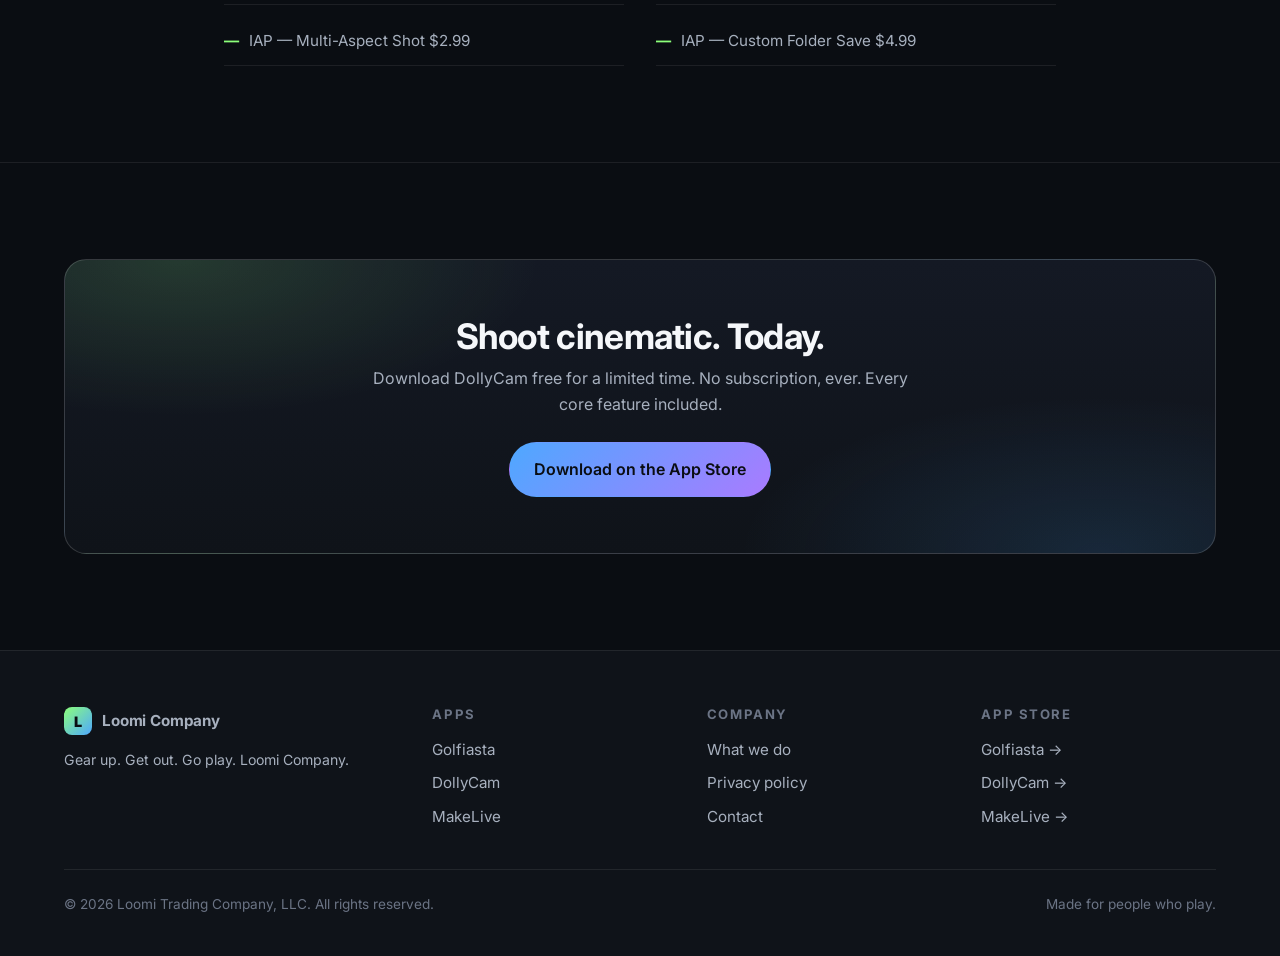
<file: dollycam.html>
<!DOCTYPE html>
<html lang="en">
<head>
  <meta charset="UTF-8">
  <meta name="viewport" content="width=device-width, initial-scale=1, viewport-fit=cover">
  <meta name="theme-color" content="#0a0d12">
  <title>DollyCam — Dolly Zoom, Dual Camera, ProRes · Loomi Company</title>
  <meta name="description" content="Turn your iPhone into a one-person dolly zoom rig. Real-time face tracking, dual camera PiP, ProRes 422, 10 built-in LUTs, 180° shutter lock, Beauty Cam — all on-device.">
  <link rel="canonical" href="https://loomicompany.com/dollycam.html">
  <link rel="alternate" hreflang="en" href="https://loomicompany.com/dollycam.html">
  <link rel="alternate" hreflang="zh" href="https://loomicompany.com/dollycam-zh.html">
  <link rel="alternate" hreflang="x-default" href="https://loomicompany.com/dollycam.html">
  <link rel="icon" href="assets/images/favicon.svg" type="image/svg+xml">
  <meta property="og:title" content="DollyCam — Cinematic iPhone Video">
  <meta property="og:description" content="Dolly zoom, dual camera, ProRes, LUTs, shutter lock. Free for a limited time.">
  <link rel="preconnect" href="https://fonts.googleapis.com">
  <link rel="preconnect" href="https://fonts.gstatic.com" crossorigin>
  <link href="https://fonts.googleapis.com/css2?family=Inter:wght@400;500;600;700;800;900&display=swap" rel="stylesheet">
  <link rel="stylesheet" href="assets/css/main.css">
</head>
<body data-page="dollycam">
  <header class="header">
    <nav class="nav" aria-label="Primary">
      <a class="brand" href="./"><span class="brand__mark">L</span><span>Loomi Company</span></a>
      <ul class="nav__links">
        <li><a href="./" data-nav="home">Home</a></li>
        <li><a href="golfiasta.html" data-nav="golfiasta">Golfiasta</a></li>
        <li><a href="dollycam.html" data-nav="dollycam">DollyCam</a></li>
        <li><a href="makelive.html" data-nav="makelive">MakeLive</a></li>
        <li><a href="privacy.html" data-nav="privacy">Privacy</a></li>
      </ul>
      <a class="nav__cta" href="https://apps.apple.com/us/app/dollycam-cinematic-filming/id6761457989" rel="noopener" target="_blank">Download</a>
      <div class="lang-toggle" role="group" aria-label="Language">
        <a href="dollycam.html" data-lang-switch="en">EN</a>
        <a href="dollycam-zh.html" data-lang-switch="zh">中</a>
      </div>
      <button class="nav__toggle" aria-label="Open menu" aria-expanded="false" aria-controls="mobile-menu">
        <svg viewBox="0 0 24 24" fill="none" stroke="currentColor" stroke-width="2" stroke-linecap="round"><path d="M3 6h18M3 12h18M3 18h18"/></svg>
      </button>
    </nav>
    <div class="nav__mobile" id="mobile-menu">
      <ul>
        <li><a href="./">Home</a></li>
        <li><a href="golfiasta.html">Golfiasta</a></li>
        <li><a href="dollycam.html">DollyCam</a></li>
        <li><a href="makelive.html">MakeLive</a></li>
        <li><a href="privacy.html">Privacy</a></li>
      </ul>
      <a class="nav__cta" href="https://apps.apple.com/us/app/dollycam-cinematic-filming/id6761457989" rel="noopener" target="_blank">Download on App Store</a>
    </div>
  </header>

  <main>
    <section class="page-hero">
      <div class="container">
        <span class="eyebrow reveal" style="color:#a97bff;">DollyCam · 5.0 ★ · Free for a limited time</span>
        <h1 class="reveal">The Vertigo effect,<br><span style="background:linear-gradient(135deg,#4ea8ff,#a97bff); -webkit-background-clip:text; background-clip:text; -webkit-text-fill-color:transparent;">in your pocket.</span></h1>
        <p class="lead reveal">DollyCam turns your iPhone into a one-person dolly zoom rig. The app tracks a face in real time and adjusts zoom as you walk toward or away from your subject — no rail, no crew, no post-production.</p>
        <div class="hero__actions reveal">
          <a class="btn btn--accent btn--lg" href="https://apps.apple.com/us/app/dollycam-cinematic-filming/id6761457989" rel="noopener" target="_blank" style="background:linear-gradient(135deg,#4ea8ff,#a97bff);">Download on App Store</a>
          <a class="btn btn--ghost btn--lg" href="#features">See features</a>
        </div>
      </div>
    </section>

    <!-- Screenshot gallery -->
    <section style="padding-top: 40px;">
      <div class="container" style="max-width:100%;">
        <div class="gallery reveal">
          <div class="gallery__track">
            <figure class="gallery__item">
              <img src="assets/images/dollycam/01_dolly_zoom.jpg" alt="DollyCam dolly zoom mode" loading="lazy">
              <figcaption class="gallery__caption"><strong>Dolly Zoom</strong><span>One-person Vertigo rig</span></figcaption>
            </figure>
            <figure class="gallery__item">
              <img src="assets/images/dollycam/04_dual_camera.jpg" alt="DollyCam dual camera PiP mode" loading="lazy">
              <figcaption class="gallery__caption"><strong>Dual Camera</strong><span>Front &amp; back simultaneously</span></figcaption>
            </figure>
            <figure class="gallery__item">
              <img src="assets/images/dollycam/02_color_lut.jpg" alt="DollyCam color LUTs" loading="lazy">
              <figcaption class="gallery__caption"><strong>Color LUTs</strong><span>10 cinematic looks built-in</span></figcaption>
            </figure>
            <figure class="gallery__item">
              <img src="assets/images/dollycam/03_cinematic_mode.jpg" alt="DollyCam cinematic exposure lock" loading="lazy">
              <figcaption class="gallery__caption"><strong>Cinematic Lock</strong><span>180° shutter at 24/30 fps</span></figcaption>
            </figure>
            <figure class="gallery__item">
              <img src="assets/images/dollycam/05_manual_focus.jpg" alt="DollyCam manual focus with peaking" loading="lazy">
              <figcaption class="gallery__caption"><strong>Manual Focus</strong><span>With live focus peaking</span></figcaption>
            </figure>
            <figure class="gallery__item">
              <img src="assets/images/dollycam/06_multi_lens.jpg" alt="DollyCam multi-lens selector" loading="lazy">
              <figcaption class="gallery__caption"><strong>Multi-Lens</strong><span>Switch between all cameras</span></figcaption>
            </figure>
            <figure class="gallery__item">
              <img src="assets/images/dollycam/07_cinemascope.jpg" alt="DollyCam Cinemascope framing" loading="lazy">
              <figcaption class="gallery__caption"><strong>2.39:1 Guides</strong><span>Cinemascope framing</span></figcaption>
            </figure>
            <figure class="gallery__item">
              <img src="assets/images/dollycam/10_recording.jpg" alt="DollyCam recording interface" loading="lazy">
              <figcaption class="gallery__caption"><strong>Recording</strong><span>Clean, minimal UI</span></figcaption>
            </figure>
            <figure class="gallery__item">
              <img src="assets/images/dollycam/09_video_library.jpg" alt="DollyCam built-in video library" loading="lazy">
              <figcaption class="gallery__caption"><strong>Video Library</strong><span>Browse &amp; manage on-device</span></figcaption>
            </figure>
            <figure class="gallery__item">
              <img src="assets/images/dollycam/08_settings.jpg" alt="DollyCam settings" loading="lazy">
              <figcaption class="gallery__caption"><strong>Pro Controls</strong><span>Codecs, bitrate, stabilization</span></figcaption>
            </figure>
          </div>
        </div>
      </div>
    </section>

    <!-- Dolly Zoom -->
    <section>
      <div class="container">
        <div class="section-head reveal">
          <span class="eyebrow">Dolly zoom</span>
          <h2>Walk. Record. Done.</h2>
          <p>Tap a face, pick a direction, and press record. The app handles the rest.</p>
        </div>
        <div class="features">
          <div class="feature reveal" style="border-color:rgba(78,168,255,.18);">
            <span class="feature__icon" style="background:rgba(78,168,255,.12); color:var(--accent-2);"><svg viewBox="0 0 24 24" fill="none" stroke="currentColor" stroke-width="2" stroke-linecap="round" stroke-linejoin="round"><path d="M19 12H5M12 19l-7-7 7-7"/></svg></span>
            <h3>Walk Away</h3>
            <p>Zoom increases as you move back — subject stays the same size while the background stretches.</p>
          </div>
          <div class="feature reveal" style="border-color:rgba(78,168,255,.18);">
            <span class="feature__icon" style="background:rgba(78,168,255,.12); color:var(--accent-2);"><svg viewBox="0 0 24 24" fill="none" stroke="currentColor" stroke-width="2" stroke-linecap="round" stroke-linejoin="round"><path d="M5 12h14M12 5l7 7-7 7"/></svg></span>
            <h3>Walk Toward</h3>
            <p>Zoom decreases as you approach — compressing the background behind the subject.</p>
          </div>
          <div class="feature reveal" style="border-color:rgba(78,168,255,.18);">
            <span class="feature__icon" style="background:rgba(78,168,255,.12); color:var(--accent-2);"><svg viewBox="0 0 24 24" fill="none" stroke="currentColor" stroke-width="2" stroke-linecap="round" stroke-linejoin="round"><path d="M3 12h4l3-9 4 18 3-9h4"/></svg></span>
            <h3>Dialed in</h3>
            <p>Adjustable response &amp; intensity, noise rejection, smoothing, monotonic ratchet — jitter-free pushes.</p>
          </div>
        </div>
      </div>
    </section>

    <!-- Dual camera -->
    <section>
      <div class="container">
        <div class="split">
          <div class="split__copy reveal">
            <span class="eyebrow" style="color:var(--accent-2); letter-spacing:.14em; text-transform:uppercase; font-size:.78rem; font-weight:600; display:block; margin-bottom:14px;">Dual camera</span>
            <h2>Front and back. At the same time.</h2>
            <p>Floating picture-in-picture you can drag anywhere on screen. Drag to the top or bottom edge for a 50/50 split-screen. Record to a single composited file, or save two synchronized files — one from each camera.</p>
            <ul style="list-style:none; padding:0; margin:16px 0 0; color:var(--text-muted); display:flex; flex-direction:column; gap:8px;">
              <li>— Drag-anywhere PiP window</li>
              <li>— 50/50 split-screen layout</li>
              <li>— Combined or separate file output</li>
              <li>— Video stabilization applied to both streams</li>
            </ul>
          </div>
          <div class="split__media reveal">
            <img src="assets/images/dollycam/04_dual_camera.jpg" alt="DollyCam dual camera PiP layout" loading="lazy">
          </div>
        </div>
      </div>
    </section>

    <!-- Cinematic tools -->
    <section id="features">
      <div class="container">
        <div class="split split--reverse" style="margin-bottom:80px;">
          <div class="split__copy reveal">
            <span class="eyebrow" style="color:#a97bff; letter-spacing:.14em; text-transform:uppercase; font-size:.78rem; font-weight:600; display:block; margin-bottom:14px;">Color grading</span>
            <h2>Ten LUTs. Real-time. Baked in.</h2>
            <p>Apply .cube LUTs on the preview and in the recording — Cinema Teal, Nostalgic, Monochrome, Vivid, Warm Fade, and more. Import your own .cube files and blend intensity from 0 to 100%. Everything runs on a GPU-accelerated Metal pipeline with trilinear interpolation.</p>
          </div>
          <div class="split__media reveal">
            <img src="assets/images/dollycam/02_color_lut.jpg" alt="DollyCam LUT selection and color grading UI" loading="lazy">
          </div>
        </div>

        <div class="section-head reveal">
          <span class="eyebrow">Cinematic tools</span>
          <h2>Pro controls. On-device. No subscription.</h2>
          <p>Everything you'd expect from a pro camera app — and nothing you don't.</p>
        </div>
        <div class="features">
          <div class="feature reveal">
            <span class="feature__icon"><svg viewBox="0 0 24 24" fill="none" stroke="currentColor" stroke-width="2" stroke-linecap="round" stroke-linejoin="round"><circle cx="12" cy="12" r="9"/><circle cx="12" cy="12" r="4"/></svg></span>
            <h3>180° shutter lock</h3>
            <p>True film-look motion blur at 24 or 30 fps. Auto ISO adapts to changing light; shutter stays fixed.</p>
          </div>
          <div class="feature reveal">
            <span class="feature__icon"><svg viewBox="0 0 24 24" fill="none" stroke="currentColor" stroke-width="2" stroke-linecap="round" stroke-linejoin="round"><path d="M4 4h16v16H4z"/><path d="M4 10h16M10 4v16"/></svg></span>
            <h3>10 built-in LUTs</h3>
            <p>Cinema Teal, Nostalgic, Monochrome, Vivid, Warm Fade, and more. Import your own .cube files too.</p>
          </div>
          <div class="feature reveal">
            <span class="feature__icon"><svg viewBox="0 0 24 24" fill="none" stroke="currentColor" stroke-width="2" stroke-linecap="round" stroke-linejoin="round"><path d="M3 7h18v10H3z"/><path d="M7 7V4h10v3M7 17v3h10v-3"/></svg></span>
            <h3>ProRes 422</h3>
            <p>HQ, standard, LT, and Proxy. Plus HEVC &amp; H.264, 4K &amp; 1080p, 24/25/30/60 fps.</p>
          </div>
          <div class="feature reveal">
            <span class="feature__icon"><svg viewBox="0 0 24 24" fill="none" stroke="currentColor" stroke-width="2" stroke-linecap="round" stroke-linejoin="round"><circle cx="12" cy="12" r="9"/><path d="M8 12s2 3 4 3 4-3 4-3M9 9h.01M15 9h.01"/></svg></span>
            <h3>Beauty Cam</h3>
            <p>Real-time skin smoothing &amp; whitening on a GPU Metal pipeline. Face-gated on back, full-frame on front.</p>
          </div>
          <div class="feature reveal">
            <span class="feature__icon"><svg viewBox="0 0 24 24" fill="none" stroke="currentColor" stroke-width="2" stroke-linecap="round" stroke-linejoin="round"><path d="M3 3h18v18H3z"/><path d="M3 9h18M3 15h18M9 3v18M15 3v18"/></svg></span>
            <h3>Composition guides</h3>
            <p>Rule of Thirds, crosshair, and 2.39:1 Cinemascope framing overlays.</p>
          </div>
          <div class="feature reveal">
            <span class="feature__icon"><svg viewBox="0 0 24 24" fill="none" stroke="currentColor" stroke-width="2" stroke-linecap="round" stroke-linejoin="round"><path d="M3 7h13l5 5v5H3z"/><circle cx="7" cy="17" r="2"/><circle cx="17" cy="17" r="2"/></svg></span>
            <h3>Save anywhere</h3>
            <p>DollyCam album in Photos, or save directly to external drives, SD cards, or any folder.</p>
          </div>
        </div>
      </div>
    </section>

    <!-- Built for shoots -->
    <section>
      <div class="container container--narrow">
        <div class="section-head reveal">
          <span class="eyebrow">Designed for real shoots</span>
          <h2>The details matter.</h2>
        </div>
        <ul class="spec-list reveal">
          <li>Volume button triggers recording</li>
          <li>Accelerometer orientation detection</li>
          <li>Thermal state warnings</li>
          <li>External mic detection &amp; level meter</li>
          <li>Auto / manual / focus-peaking modes</li>
          <li>Six white balance presets + lock</li>
          <li>Standard &amp; Cinematic stabilization</li>
          <li>No internet required — runs entirely on-device</li>
        </ul>
      </div>
    </section>

    <!-- Spec -->
    <section>
      <div class="container container--narrow">
        <div class="section-head reveal">
          <span class="eyebrow">At a glance</span>
          <h2>Specs</h2>
        </div>
        <ul class="spec-list reveal">
          <li>Free download (limited time)</li>
          <li>Category — Photo &amp; Video</li>
          <li>Platform — iPhone</li>
          <li>Requires — iOS 15.0 or later</li>
          <li>Size — ~14 MB</li>
          <li>Rating — 5.0 ★</li>
          <li>IAP — Multi-Aspect Shot $2.99</li>
          <li>IAP — Custom Folder Save $4.99</li>
        </ul>
      </div>
    </section>

    <!-- CTA -->
    <section>
      <div class="container">
        <div class="cta-band reveal">
          <h2>Shoot cinematic. Today.</h2>
          <p>Download DollyCam free for a limited time. No subscription, ever. Every core feature included.</p>
          <a class="btn btn--accent btn--lg" href="https://apps.apple.com/us/app/dollycam-cinematic-filming/id6761457989" rel="noopener" target="_blank" style="background:linear-gradient(135deg,#4ea8ff,#a97bff);">Download on the App Store</a>
        </div>
      </div>
    </section>
  </main>

  <footer class="footer">
    <div class="container">
      <div class="footer__grid">
        <div>
          <a class="brand" href="./"><span class="brand__mark">L</span><span>Loomi Company</span></a>
          <p class="small" style="margin-top:14px; max-width:320px;">Gear up. Get out. Go play. Loomi Company.</p>
        </div>
        <div><h4>Apps</h4><ul><li><a href="golfiasta.html">Golfiasta</a></li><li><a href="dollycam.html">DollyCam</a></li><li><a href="makelive.html">MakeLive</a></li></ul></div>
        <div><h4>Company</h4><ul><li><a href="./#what-we-do">What we do</a></li><li><a href="privacy.html">Privacy policy</a></li><li><a href="mailto:contact@loomicompany.com">Contact</a></li></ul></div>
        <div><h4>App Store</h4><ul><li><a href="https://apps.apple.com/us/app/golfiasta-golf-gps/id6760437254" rel="noopener" target="_blank">Golfiasta →</a></li><li><a href="https://apps.apple.com/us/app/dollycam-cinematic-filming/id6761457989" rel="noopener" target="_blank">DollyCam →</a></li><li><a href="https://apps.apple.com/us/app/makelive-live-photo-creator/id6761287865" rel="noopener" target="_blank">MakeLive →</a></li></ul></div>
      </div>
      <div class="footer__bottom">
        <span>© <span data-year>2026</span> Loomi Trading Company, LLC. All rights reserved.</span>
        <span>Made for people who play.</span>
      </div>
    </div>
  </footer>
  <script src="assets/js/main.js" defer></script>
</body>
</html>
</file>
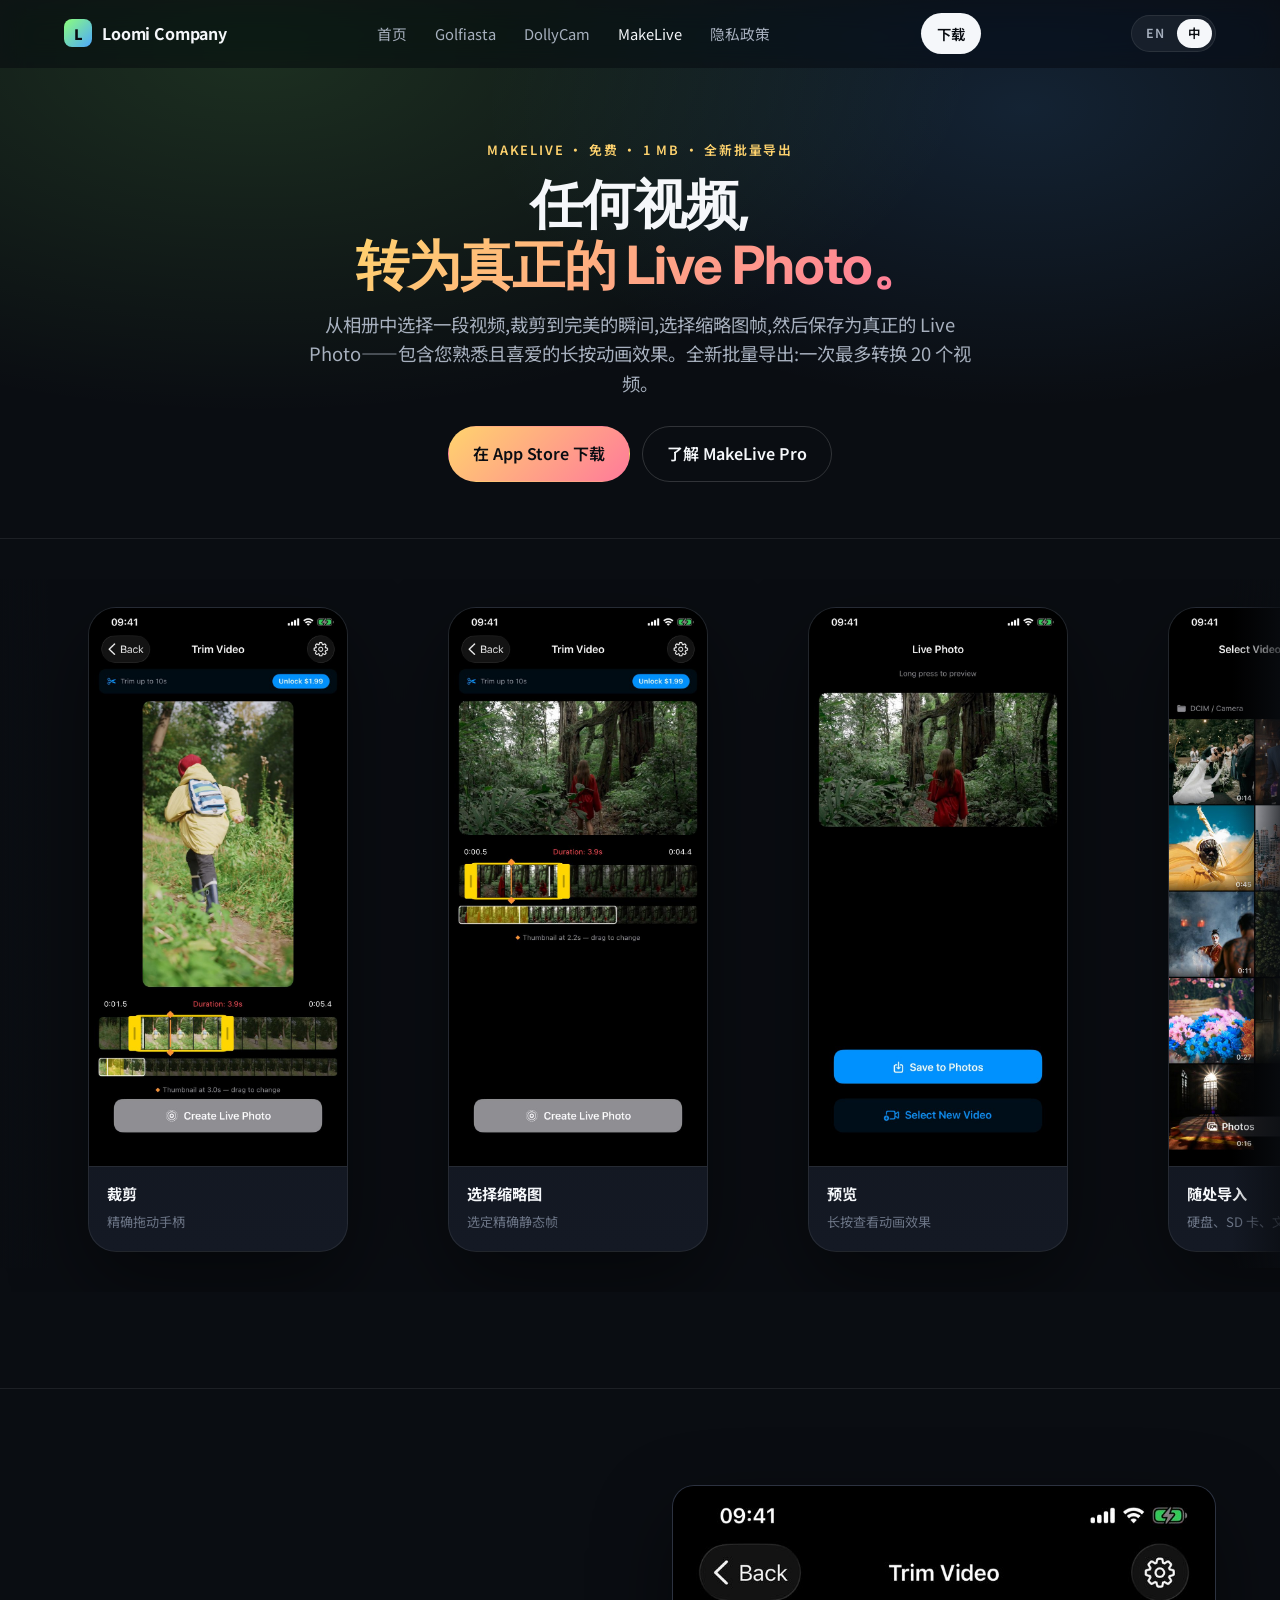
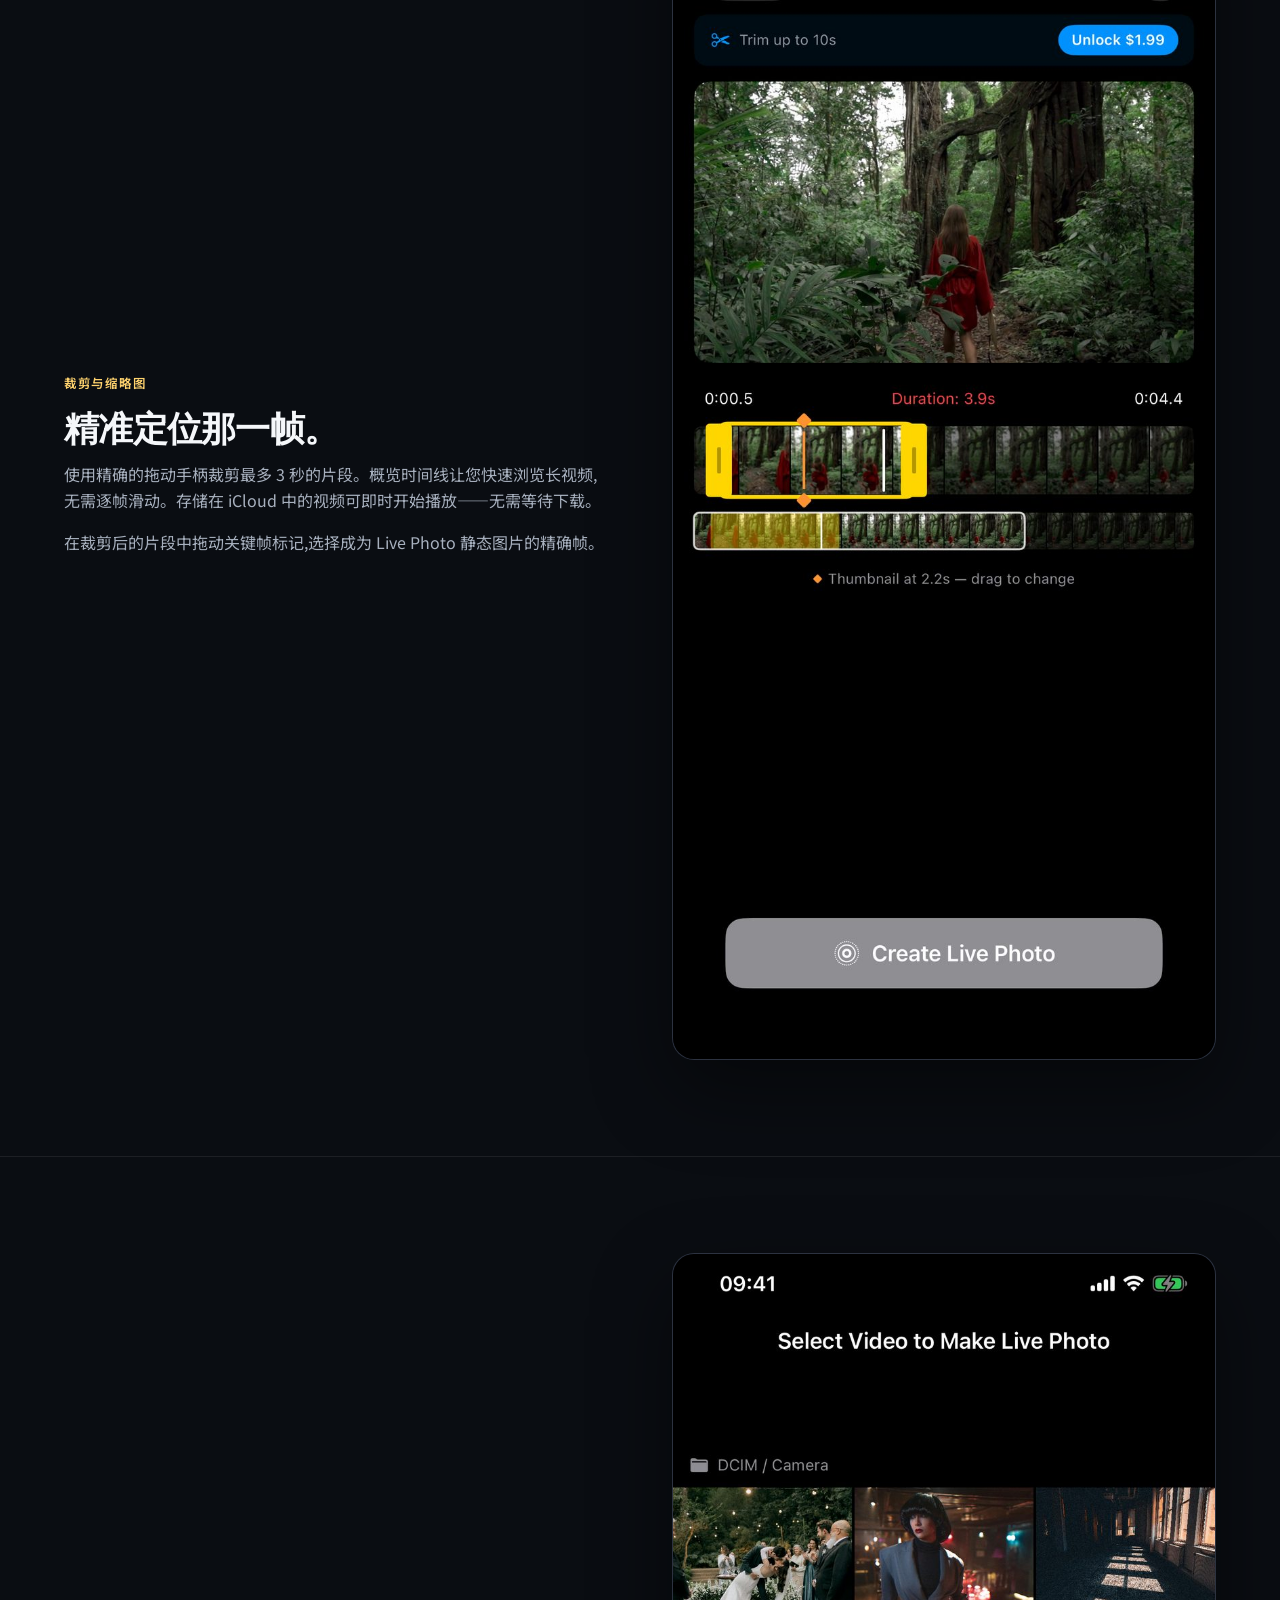
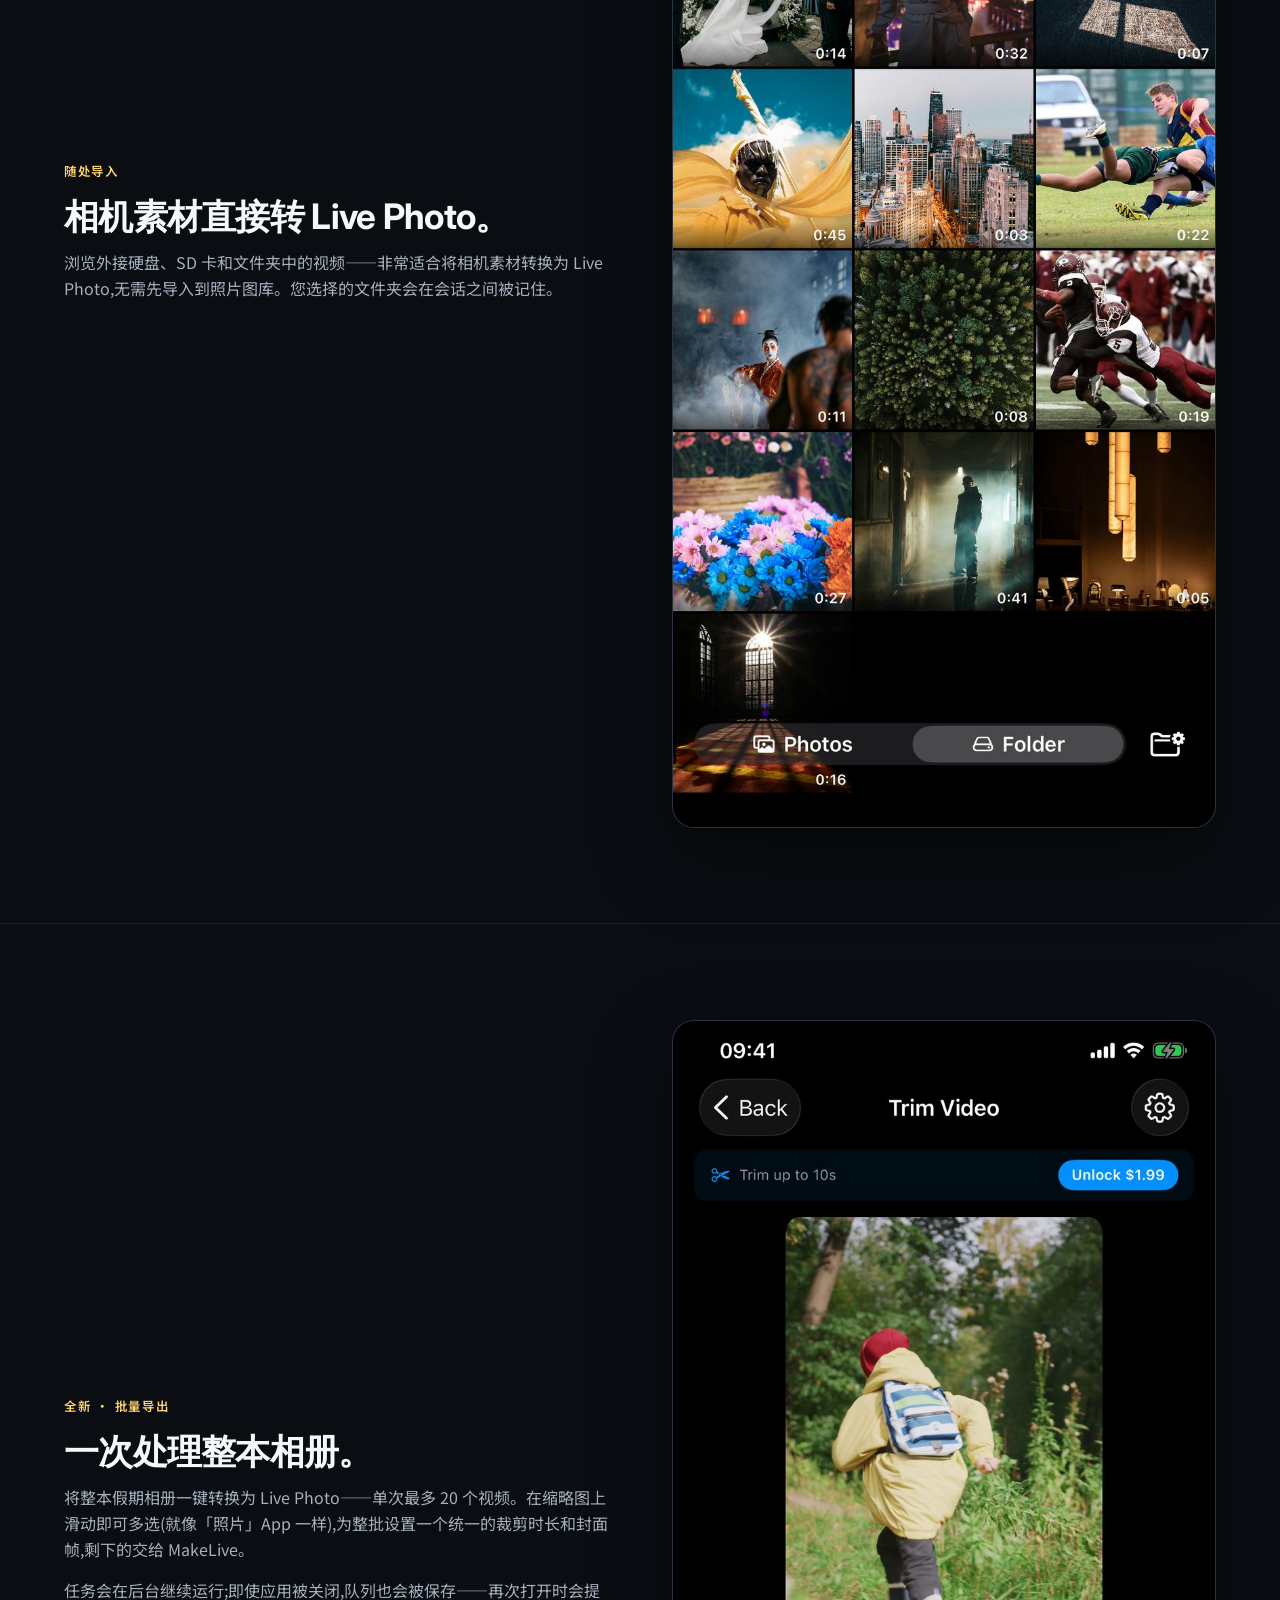
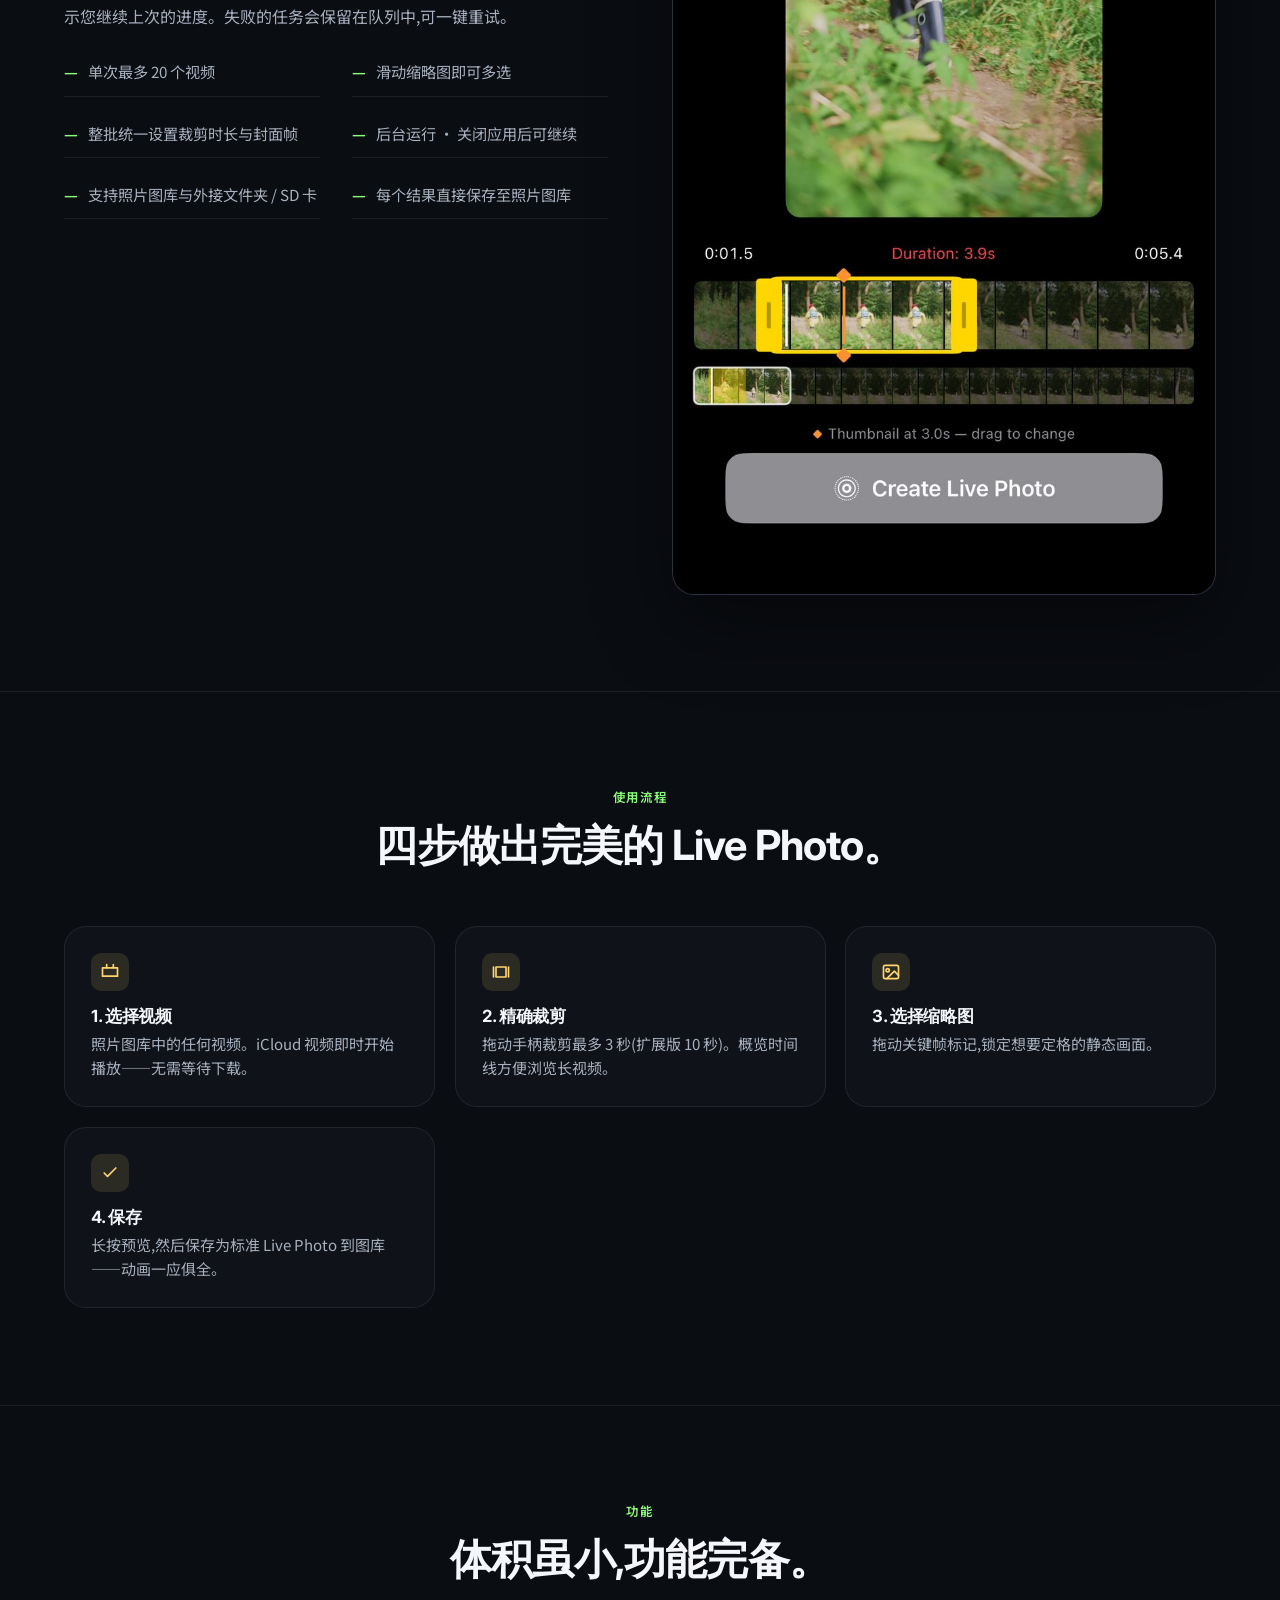
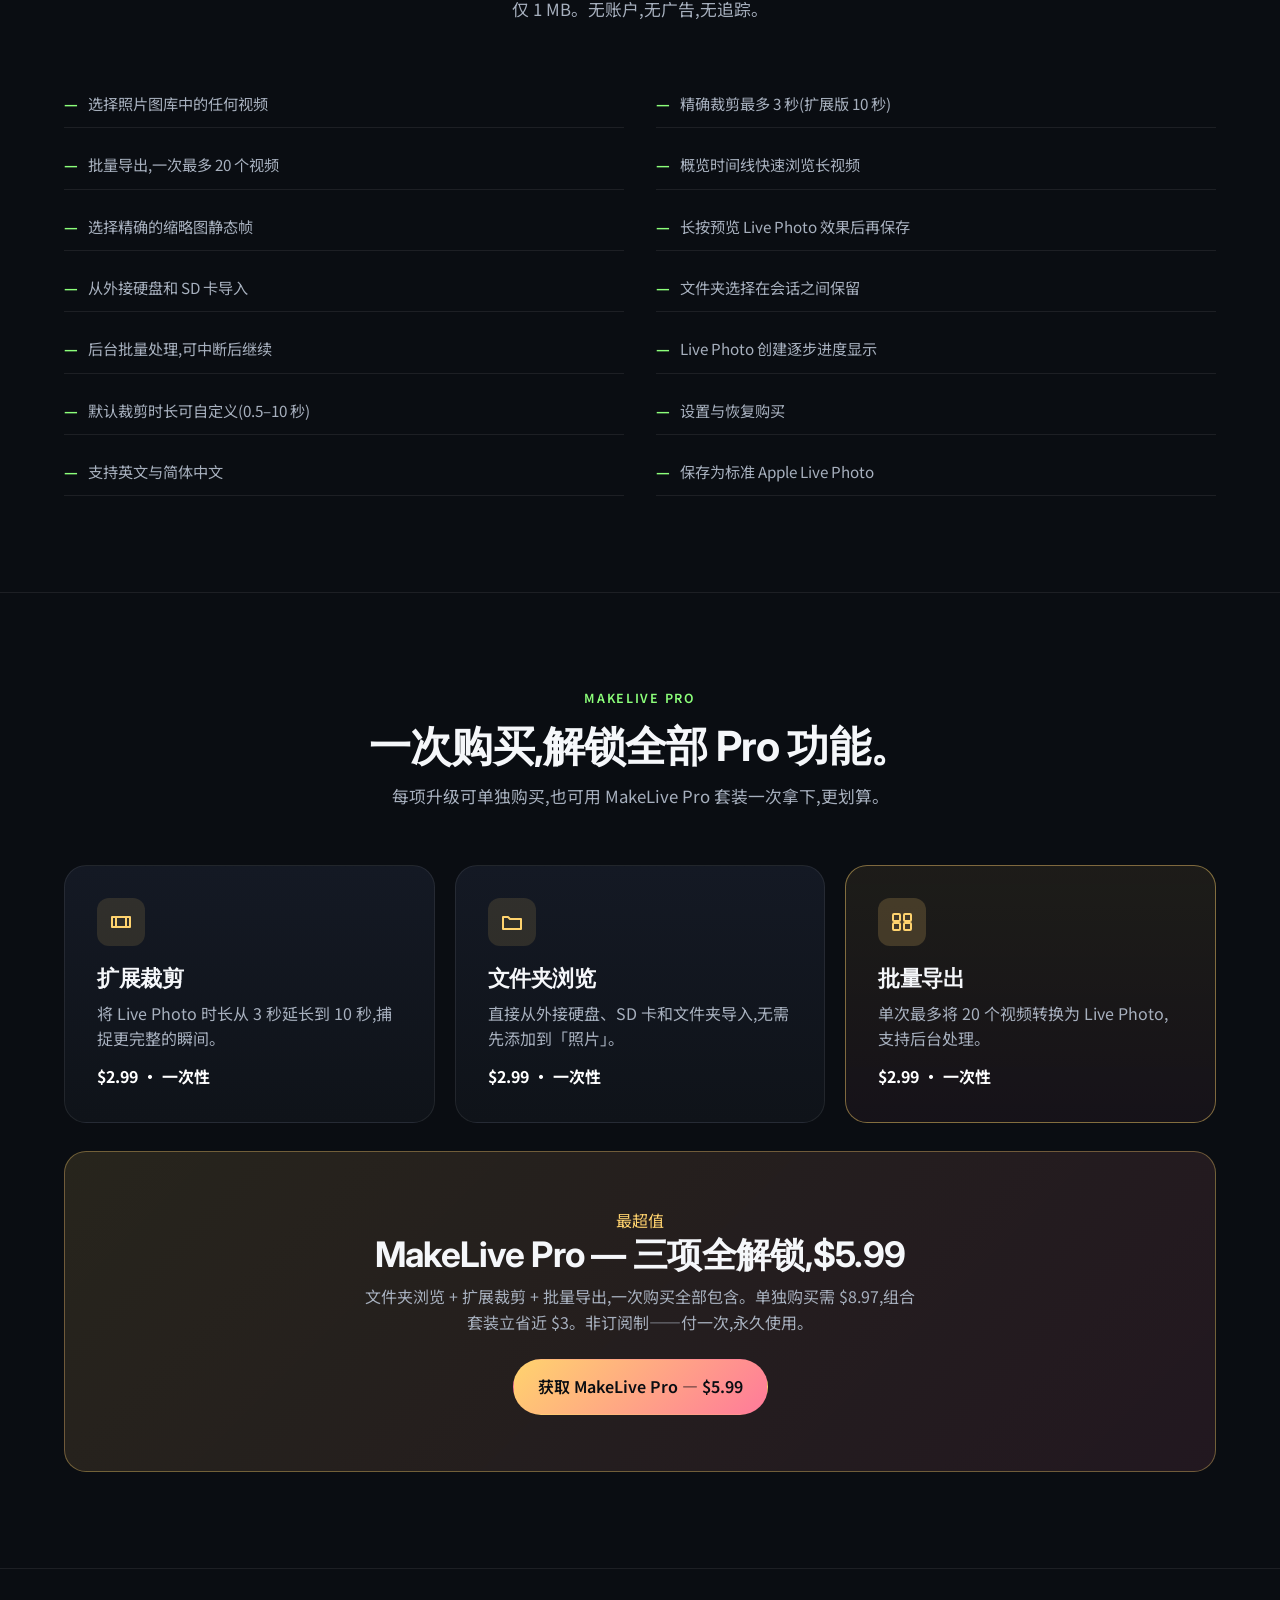
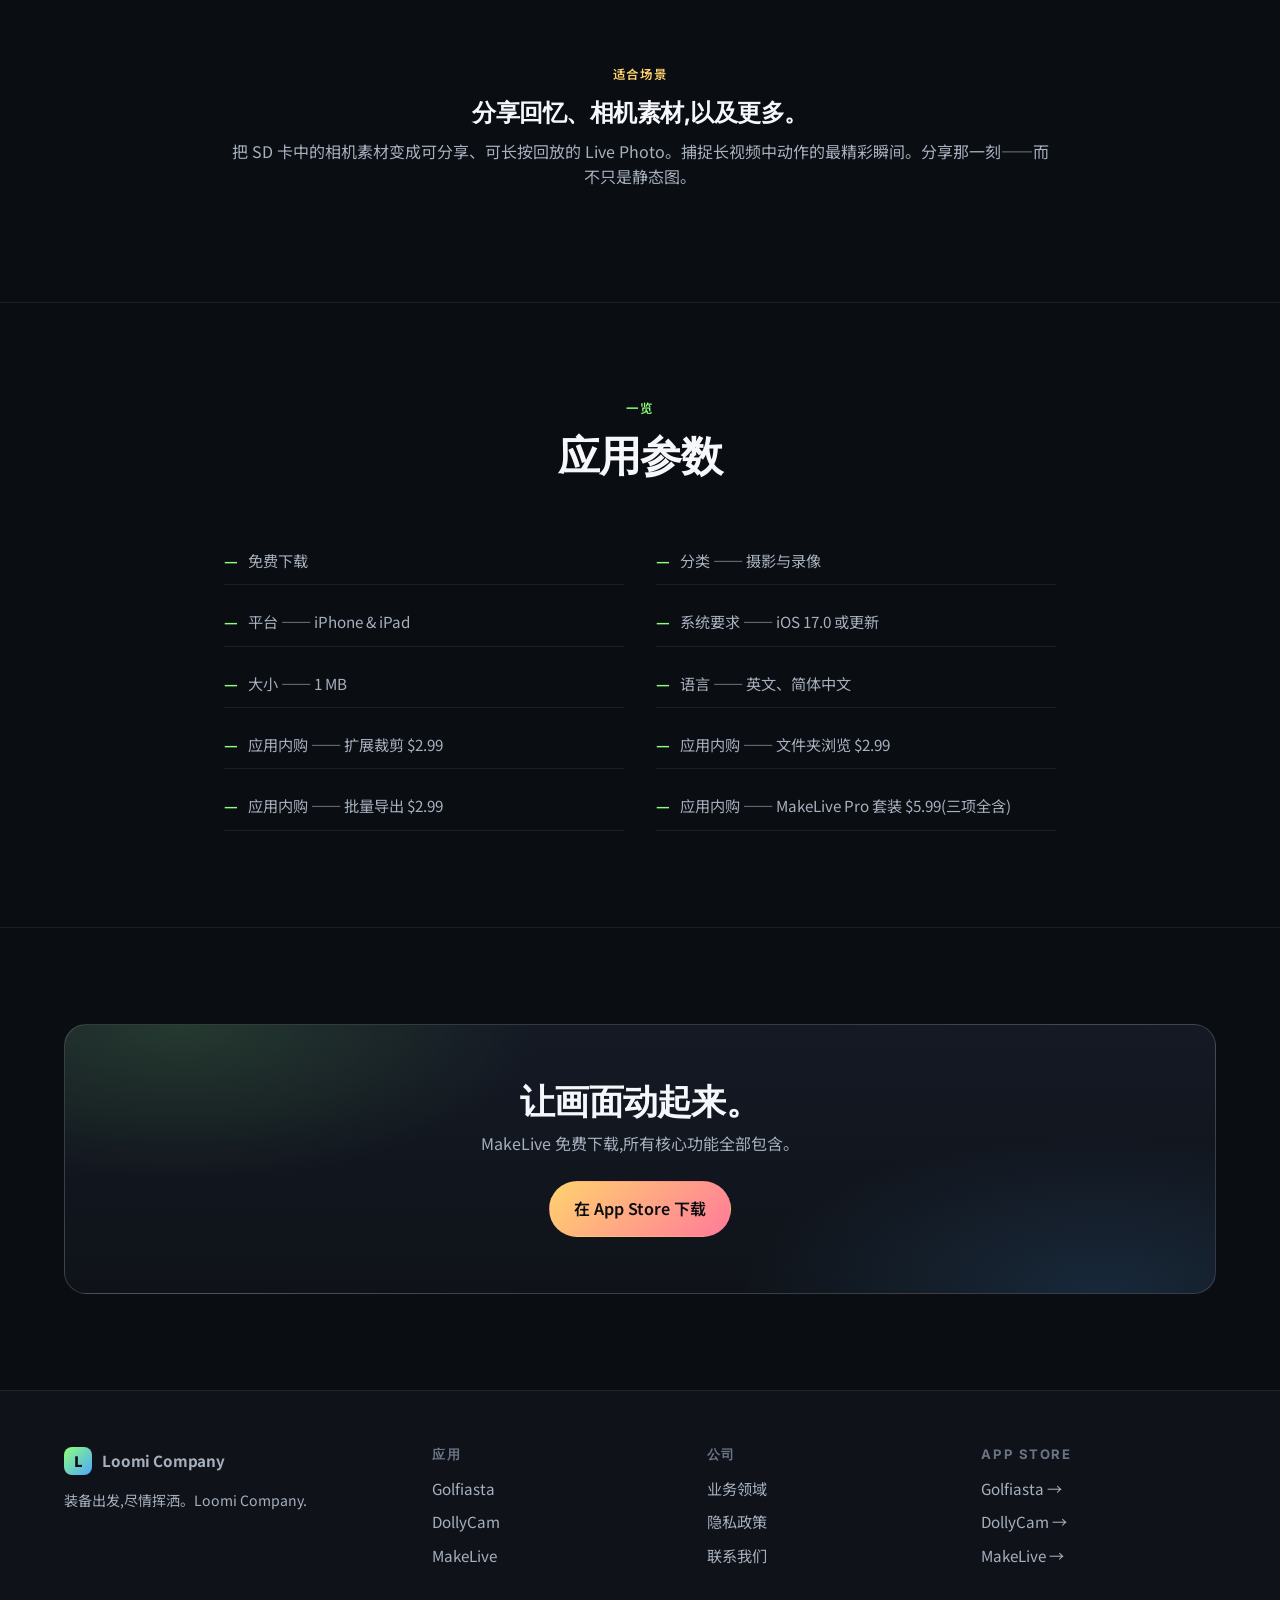
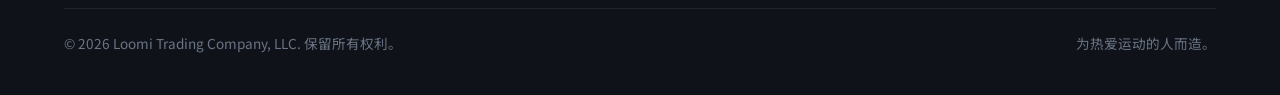
<file: makelive-zh.html>
<!DOCTYPE html>
<html lang="zh-CN">
<head>
  <meta charset="UTF-8">
  <meta name="viewport" content="width=device-width, initial-scale=1, viewport-fit=cover">
  <meta name="theme-color" content="#0a0d12">
  <title>MakeLive — 视频转 Live Photo 转换器 · Loomi Company</title>
  <meta name="description" content="将任何视频转为真正的 Live Photo。全新批量导出——一次最多转换 20 个视频。裁剪、选择缩略图、保存。">
  <link rel="canonical" href="https://loomicompany.com/makelive-zh.html">
  <link rel="alternate" hreflang="en" href="https://loomicompany.com/makelive.html">
  <link rel="alternate" hreflang="zh" href="https://loomicompany.com/makelive-zh.html">
  <link rel="alternate" hreflang="x-default" href="https://loomicompany.com/makelive.html">
  <link rel="icon" href="assets/images/favicon.svg" type="image/svg+xml">
  <meta property="og:title" content="MakeLive — 视频转 Live Photo">
  <meta property="og:description" content="全新批量导出,一次最多转换 20 个视频。裁剪视频、选择缩略图、保存为真正的 Live Photo。在 App Store 免费下载。">
  <meta property="og:locale" content="zh_CN">
  <link rel="preconnect" href="https://fonts.googleapis.com">
  <link rel="preconnect" href="https://fonts.gstatic.com" crossorigin>
  <link href="https://fonts.googleapis.com/css2?family=Inter:wght@400;500;600;700;800;900&family=Noto+Sans+SC:wght@400;500;600;700;800&display=swap" rel="stylesheet">
  <link rel="stylesheet" href="assets/css/main.css">
  <style>body{font-family:"Noto Sans SC","Inter",-apple-system,BlinkMacSystemFont,"PingFang SC","Hiragino Sans GB","Microsoft YaHei",sans-serif;}</style>
</head>
<body data-page="makelive">
  <header class="header">
    <nav class="nav" aria-label="主导航">
      <a class="brand" href="index-zh.html"><span class="brand__mark">L</span><span>Loomi Company</span></a>
      <ul class="nav__links">
        <li><a href="index-zh.html" data-nav="home">首页</a></li>
        <li><a href="golfiasta-zh.html" data-nav="golfiasta">Golfiasta</a></li>
        <li><a href="dollycam-zh.html" data-nav="dollycam">DollyCam</a></li>
        <li><a href="makelive-zh.html" data-nav="makelive">MakeLive</a></li>
        <li><a href="privacy-zh.html" data-nav="privacy">隐私政策</a></li>
      </ul>
      <a class="nav__cta" href="https://apps.apple.com/us/app/makelive-live-photo-creator/id6761287865" rel="noopener" target="_blank">下载</a>
      <div class="lang-toggle" role="group" aria-label="语言">
        <a href="makelive.html" data-lang-switch="en">EN</a>
        <a href="makelive-zh.html" data-lang-switch="zh">中</a>
      </div>
      <button class="nav__toggle" aria-label="打开菜单" aria-expanded="false" aria-controls="mobile-menu">
        <svg viewBox="0 0 24 24" fill="none" stroke="currentColor" stroke-width="2" stroke-linecap="round"><path d="M3 6h18M3 12h18M3 18h18"/></svg>
      </button>
    </nav>
    <div class="nav__mobile" id="mobile-menu">
      <ul>
        <li><a href="index-zh.html">首页</a></li>
        <li><a href="golfiasta-zh.html">Golfiasta</a></li>
        <li><a href="dollycam-zh.html">DollyCam</a></li>
        <li><a href="makelive-zh.html">MakeLive</a></li>
        <li><a href="privacy-zh.html">隐私政策</a></li>
      </ul>
      <a class="nav__cta" href="https://apps.apple.com/us/app/makelive-live-photo-creator/id6761287865" rel="noopener" target="_blank">在 App Store 下载</a>
    </div>
  </header>

  <main>
    <section class="page-hero">
      <div class="container">
        <span class="eyebrow reveal" style="color:#ffd36e;">MakeLive · 免费 · 1 MB · 全新批量导出</span>
        <h1 class="reveal">任何视频,<br><span style="background:linear-gradient(135deg,#ffd36e,#ff7a9a); -webkit-background-clip:text; background-clip:text; -webkit-text-fill-color:transparent;">转为真正的 Live Photo。</span></h1>
        <p class="lead reveal">从相册中选择一段视频,裁剪到完美的瞬间,选择缩略图帧,然后保存为真正的 Live Photo——包含您熟悉且喜爱的长按动画效果。全新批量导出:一次最多转换 20 个视频。</p>
        <div class="hero__actions reveal">
          <a class="btn btn--accent btn--lg" href="https://apps.apple.com/us/app/makelive-live-photo-creator/id6761287865" rel="noopener" target="_blank" style="background:linear-gradient(135deg,#ffd36e,#ff7a9a);">在 App Store 下载</a>
          <a class="btn btn--ghost btn--lg" href="#pro">了解 MakeLive Pro</a>
        </div>
      </div>
    </section>

    <!-- Screenshot gallery -->
    <section style="padding-top: 40px;">
      <div class="container" style="max-width:100%;">
        <div class="gallery reveal">
          <div class="gallery__track">
            <figure class="gallery__item">
              <img src="assets/images/makelive/2_trim.jpg" alt="MakeLive 裁剪界面" loading="lazy">
              <figcaption class="gallery__caption"><strong>裁剪</strong><span>精确拖动手柄</span></figcaption>
            </figure>
            <figure class="gallery__item">
              <img src="assets/images/makelive/3_thumbnail.jpg" alt="MakeLive 缩略图选择" loading="lazy">
              <figcaption class="gallery__caption"><strong>选择缩略图</strong><span>选定精确静态帧</span></figcaption>
            </figure>
            <figure class="gallery__item">
              <img src="assets/images/makelive/4_preview.jpg" alt="MakeLive Live Photo 预览" loading="lazy">
              <figcaption class="gallery__caption"><strong>预览</strong><span>长按查看动画效果</span></figcaption>
            </figure>
            <figure class="gallery__item">
              <img src="assets/images/makelive/5_import.jpg" alt="MakeLive 外接硬盘导入" loading="lazy">
              <figcaption class="gallery__caption"><strong>随处导入</strong><span>硬盘、SD 卡、文件夹</span></figcaption>
            </figure>
          </div>
        </div>
      </div>
    </section>

    <!-- Feature split showing trim + thumbnail -->
    <section>
      <div class="container">
        <div class="split">
          <div class="split__copy reveal">
            <span class="eyebrow" style="color:#ffd36e; letter-spacing:.14em; text-transform:uppercase; font-size:.78rem; font-weight:600; display:block; margin-bottom:14px;">裁剪与缩略图</span>
            <h2>精准定位那一帧。</h2>
            <p>使用精确的拖动手柄裁剪最多 3 秒的片段。概览时间线让您快速浏览长视频,无需逐帧滑动。存储在 iCloud 中的视频可即时开始播放——无需等待下载。</p>
            <p>在裁剪后的片段中拖动关键帧标记,选择成为 Live Photo 静态图片的精确帧。</p>
          </div>
          <div class="split__media reveal">
            <img src="assets/images/makelive/3_thumbnail.jpg" alt="在裁剪片段中选择关键帧" loading="lazy">
          </div>
        </div>
      </div>
    </section>

    <!-- Import anywhere -->
    <section>
      <div class="container">
        <div class="split split--reverse">
          <div class="split__copy reveal">
            <span class="eyebrow" style="color:#ffd36e; letter-spacing:.14em; text-transform:uppercase; font-size:.78rem; font-weight:600; display:block; margin-bottom:14px;">随处导入</span>
            <h2>相机素材直接转 Live Photo。</h2>
            <p>浏览外接硬盘、SD 卡和文件夹中的视频——非常适合将相机素材转换为 Live Photo,无需先导入到照片图库。您选择的文件夹会在会话之间被记住。</p>
          </div>
          <div class="split__media reveal">
            <img src="assets/images/makelive/5_import.jpg" alt="MakeLive 文件夹与外接硬盘导入界面" loading="lazy">
          </div>
        </div>
      </div>
    </section>

    <!-- Batch Export -->
    <section>
      <div class="container">
        <div class="split">
          <div class="split__copy reveal">
            <span class="eyebrow" style="color:#ffd36e; letter-spacing:.14em; text-transform:uppercase; font-size:.78rem; font-weight:600; display:block; margin-bottom:14px;">全新 · 批量导出</span>
            <h2>一次处理整本相册。</h2>
            <p>将整本假期相册一键转换为 Live Photo——单次最多 20 个视频。在缩略图上滑动即可多选(就像「照片」App 一样),为整批设置一个统一的裁剪时长和封面帧,剩下的交给 MakeLive。</p>
            <p>任务会在后台继续运行;即使应用被关闭,队列也会被保存——再次打开时会提示您继续上次的进度。失败的任务会保留在队列中,可一键重试。</p>
            <ul class="spec-list" style="margin-top:18px;">
              <li>单次最多 20 个视频</li>
              <li>滑动缩略图即可多选</li>
              <li>整批统一设置裁剪时长与封面帧</li>
              <li>后台运行 · 关闭应用后可继续</li>
              <li>支持照片图库与外接文件夹 / SD 卡</li>
              <li>每个结果直接保存至照片图库</li>
            </ul>
          </div>
          <div class="split__media reveal">
            <img src="assets/images/makelive/2_trim.jpg" alt="MakeLive 批量导出队列" loading="lazy">
          </div>
        </div>
      </div>
    </section>

    <!-- How it works -->
    <section>
      <div class="container">
        <div class="section-head reveal">
          <span class="eyebrow">使用流程</span>
          <h2>四步做出完美的 Live Photo。</h2>
        </div>
        <div class="features">
          <div class="feature reveal">
            <span class="feature__icon" style="background:rgba(255,211,110,.12); color:#ffd36e;"><svg viewBox="0 0 24 24" fill="none" stroke="currentColor" stroke-width="2" stroke-linecap="round" stroke-linejoin="round"><path d="M3 7h18v10H3z"/><path d="M8 3v4M16 3v4"/></svg></span>
            <h3>1. 选择视频</h3>
            <p>照片图库中的任何视频。iCloud 视频即时开始播放——无需等待下载。</p>
          </div>
          <div class="feature reveal">
            <span class="feature__icon" style="background:rgba(255,211,110,.12); color:#ffd36e;"><svg viewBox="0 0 24 24" fill="none" stroke="currentColor" stroke-width="2" stroke-linecap="round" stroke-linejoin="round"><path d="M6 6h12v12H6z"/><path d="M3 6v12M21 6v12"/></svg></span>
            <h3>2. 精确裁剪</h3>
            <p>拖动手柄裁剪最多 3 秒(扩展版 10 秒)。概览时间线方便浏览长视频。</p>
          </div>
          <div class="feature reveal">
            <span class="feature__icon" style="background:rgba(255,211,110,.12); color:#ffd36e;"><svg viewBox="0 0 24 24" fill="none" stroke="currentColor" stroke-width="2" stroke-linecap="round" stroke-linejoin="round"><rect x="3" y="4" width="18" height="16" rx="2"/><circle cx="8" cy="10" r="2"/><path d="m21 16-5-5-9 9"/></svg></span>
            <h3>3. 选择缩略图</h3>
            <p>拖动关键帧标记,锁定想要定格的静态画面。</p>
          </div>
          <div class="feature reveal">
            <span class="feature__icon" style="background:rgba(255,211,110,.12); color:#ffd36e;"><svg viewBox="0 0 24 24" fill="none" stroke="currentColor" stroke-width="2" stroke-linecap="round" stroke-linejoin="round"><path d="M5 12l4 4 10-10"/></svg></span>
            <h3>4. 保存</h3>
            <p>长按预览,然后保存为标准 Live Photo 到图库——动画一应俱全。</p>
          </div>
        </div>
      </div>
    </section>

    <!-- Features -->
    <section id="features">
      <div class="container">
        <div class="section-head reveal">
          <span class="eyebrow">功能</span>
          <h2>体积虽小,功能完备。</h2>
          <p>仅 1 MB。无账户,无广告,无追踪。</p>
        </div>
        <ul class="spec-list reveal">
          <li>选择照片图库中的任何视频</li>
          <li>精确裁剪最多 3 秒(扩展版 10 秒)</li>
          <li>批量导出,一次最多 20 个视频</li>
          <li>概览时间线快速浏览长视频</li>
          <li>选择精确的缩略图静态帧</li>
          <li>长按预览 Live Photo 效果后再保存</li>
          <li>从外接硬盘和 SD 卡导入</li>
          <li>文件夹选择在会话之间保留</li>
          <li>后台批量处理,可中断后继续</li>
          <li>Live Photo 创建逐步进度显示</li>
          <li>默认裁剪时长可自定义(0.5–10 秒)</li>
          <li>设置与恢复购买</li>
          <li>支持英文与简体中文</li>
          <li>保存为标准 Apple Live Photo</li>
        </ul>
      </div>
    </section>

    <!-- MakeLive Pro bundle -->
    <section id="pro">
      <div class="container">
        <div class="section-head reveal">
          <span class="eyebrow">MakeLive Pro</span>
          <h2>一次购买,解锁全部 Pro 功能。</h2>
          <p>每项升级可单独购买,也可用 MakeLive Pro 套装一次拿下,更划算。</p>
        </div>
        <div class="cards reveal">
          <div class="card">
            <span class="card__icon card--lifestyle" style="background:rgba(255,211,110,.12); color:#ffd36e;">
              <svg viewBox="0 0 24 24" fill="none" stroke="currentColor" stroke-width="2" stroke-linecap="round" stroke-linejoin="round"><path d="M3 7h18v10H3z"/><path d="M7 7v10M17 7v10"/></svg>
            </span>
            <h3>扩展裁剪</h3>
            <p style="margin-bottom:12px;">将 Live Photo 时长从 3 秒延长到 10 秒,捕捉更完整的瞬间。</p>
            <p style="font-weight:700; color:#fff; margin:0;">$2.99 · 一次性</p>
          </div>
          <div class="card">
            <span class="card__icon card--lifestyle" style="background:rgba(255,211,110,.12); color:#ffd36e;">
              <svg viewBox="0 0 24 24" fill="none" stroke="currentColor" stroke-width="2" stroke-linecap="round" stroke-linejoin="round"><path d="M3 7h5l2 2h11v10H3z"/></svg>
            </span>
            <h3>文件夹浏览</h3>
            <p style="margin-bottom:12px;">直接从外接硬盘、SD 卡和文件夹导入,无需先添加到「照片」。</p>
            <p style="font-weight:700; color:#fff; margin:0;">$2.99 · 一次性</p>
          </div>
          <div class="card" style="border-color:rgba(255,211,110,.45); background:linear-gradient(180deg, rgba(255,211,110,.08), rgba(255,122,154,.05));">
            <span class="card__icon card--lifestyle" style="background:rgba(255,211,110,.18); color:#ffd36e;">
              <svg viewBox="0 0 24 24" fill="none" stroke="currentColor" stroke-width="2" stroke-linecap="round" stroke-linejoin="round"><rect x="3" y="4" width="7" height="7" rx="1"/><rect x="14" y="4" width="7" height="7" rx="1"/><rect x="3" y="13" width="7" height="7" rx="1"/><rect x="14" y="13" width="7" height="7" rx="1"/></svg>
            </span>
            <h3>批量导出</h3>
            <p style="margin-bottom:12px;">单次最多将 20 个视频转换为 Live Photo,支持后台处理。</p>
            <p style="font-weight:700; color:#fff; margin:0;">$2.99 · 一次性</p>
          </div>
        </div>

        <div class="cta-band reveal" style="margin-top:28px; background:linear-gradient(135deg, rgba(255,211,110,.12), rgba(255,122,154,.10)); border:1px solid rgba(255,211,110,.35);">
          <span class="eyebrow" style="color:#ffd36e;">最超值</span>
          <h2>MakeLive Pro — 三项全解锁,$5.99</h2>
          <p>文件夹浏览 + 扩展裁剪 + 批量导出,一次购买全部包含。单独购买需 $8.97,组合套装立省近 $3。非订阅制——付一次,永久使用。</p>
          <a class="btn btn--accent btn--lg" href="https://apps.apple.com/us/app/makelive-live-photo-creator/id6761287865" rel="noopener" target="_blank" style="background:linear-gradient(135deg,#ffd36e,#ff7a9a);">获取 MakeLive Pro — $5.99</a>
        </div>
      </div>
    </section>

    <!-- Perfect for -->
    <section>
      <div class="container container--narrow text-center reveal">
        <span class="eyebrow" style="color:#ffd36e; letter-spacing:.14em; text-transform:uppercase; font-size:.78rem; font-weight:600; display:block; margin-bottom:14px;">适合场景</span>
        <h2>分享回忆、相机素材,以及更多。</h2>
        <p>把 SD 卡中的相机素材变成可分享、可长按回放的 Live Photo。捕捉长视频中动作的最精彩瞬间。分享那一刻——而不只是静态图。</p>
      </div>
    </section>

    <!-- Spec -->
    <section>
      <div class="container container--narrow">
        <div class="section-head reveal">
          <span class="eyebrow">一览</span>
          <h2>应用参数</h2>
        </div>
        <ul class="spec-list reveal">
          <li>免费下载</li>
          <li>分类 —— 摄影与录像</li>
          <li>平台 —— iPhone &amp; iPad</li>
          <li>系统要求 —— iOS 17.0 或更新</li>
          <li>大小 —— 1 MB</li>
          <li>语言 —— 英文、简体中文</li>
          <li>应用内购 —— 扩展裁剪 $2.99</li>
          <li>应用内购 —— 文件夹浏览 $2.99</li>
          <li>应用内购 —— 批量导出 $2.99</li>
          <li>应用内购 —— MakeLive Pro 套装 $5.99(三项全含)</li>
        </ul>
      </div>
    </section>

    <!-- CTA -->
    <section>
      <div class="container">
        <div class="cta-band reveal">
          <h2>让画面动起来。</h2>
          <p>MakeLive 免费下载,所有核心功能全部包含。</p>
          <a class="btn btn--accent btn--lg" href="https://apps.apple.com/us/app/makelive-live-photo-creator/id6761287865" rel="noopener" target="_blank" style="background:linear-gradient(135deg,#ffd36e,#ff7a9a);">在 App Store 下载</a>
        </div>
      </div>
    </section>
  </main>

  <footer class="footer">
    <div class="container">
      <div class="footer__grid">
        <div>
          <a class="brand" href="index-zh.html"><span class="brand__mark">L</span><span>Loomi Company</span></a>
          <p class="small" style="margin-top:14px; max-width:320px;">装备出发,尽情挥洒。Loomi Company.</p>
        </div>
        <div><h4>应用</h4><ul><li><a href="golfiasta-zh.html">Golfiasta</a></li><li><a href="dollycam-zh.html">DollyCam</a></li><li><a href="makelive-zh.html">MakeLive</a></li></ul></div>
        <div><h4>公司</h4><ul><li><a href="index-zh.html#what-we-do">业务领域</a></li><li><a href="privacy-zh.html">隐私政策</a></li><li><a href="mailto:contact@loomicompany.com">联系我们</a></li></ul></div>
        <div><h4>App Store</h4><ul><li><a href="https://apps.apple.com/us/app/golfiasta-golf-gps/id6760437254" rel="noopener" target="_blank">Golfiasta →</a></li><li><a href="https://apps.apple.com/us/app/dollycam-cinematic-filming/id6761457989" rel="noopener" target="_blank">DollyCam →</a></li><li><a href="https://apps.apple.com/us/app/makelive-live-photo-creator/id6761287865" rel="noopener" target="_blank">MakeLive →</a></li></ul></div>
      </div>
      <div class="footer__bottom">
        <span>© <span data-year>2026</span> Loomi Trading Company, LLC. 保留所有权利。</span>
        <span>为热爱运动的人而造。</span>
      </div>
    </div>
  </footer>
  <script src="assets/js/main.js" defer></script>
</body>
</html>
</file>
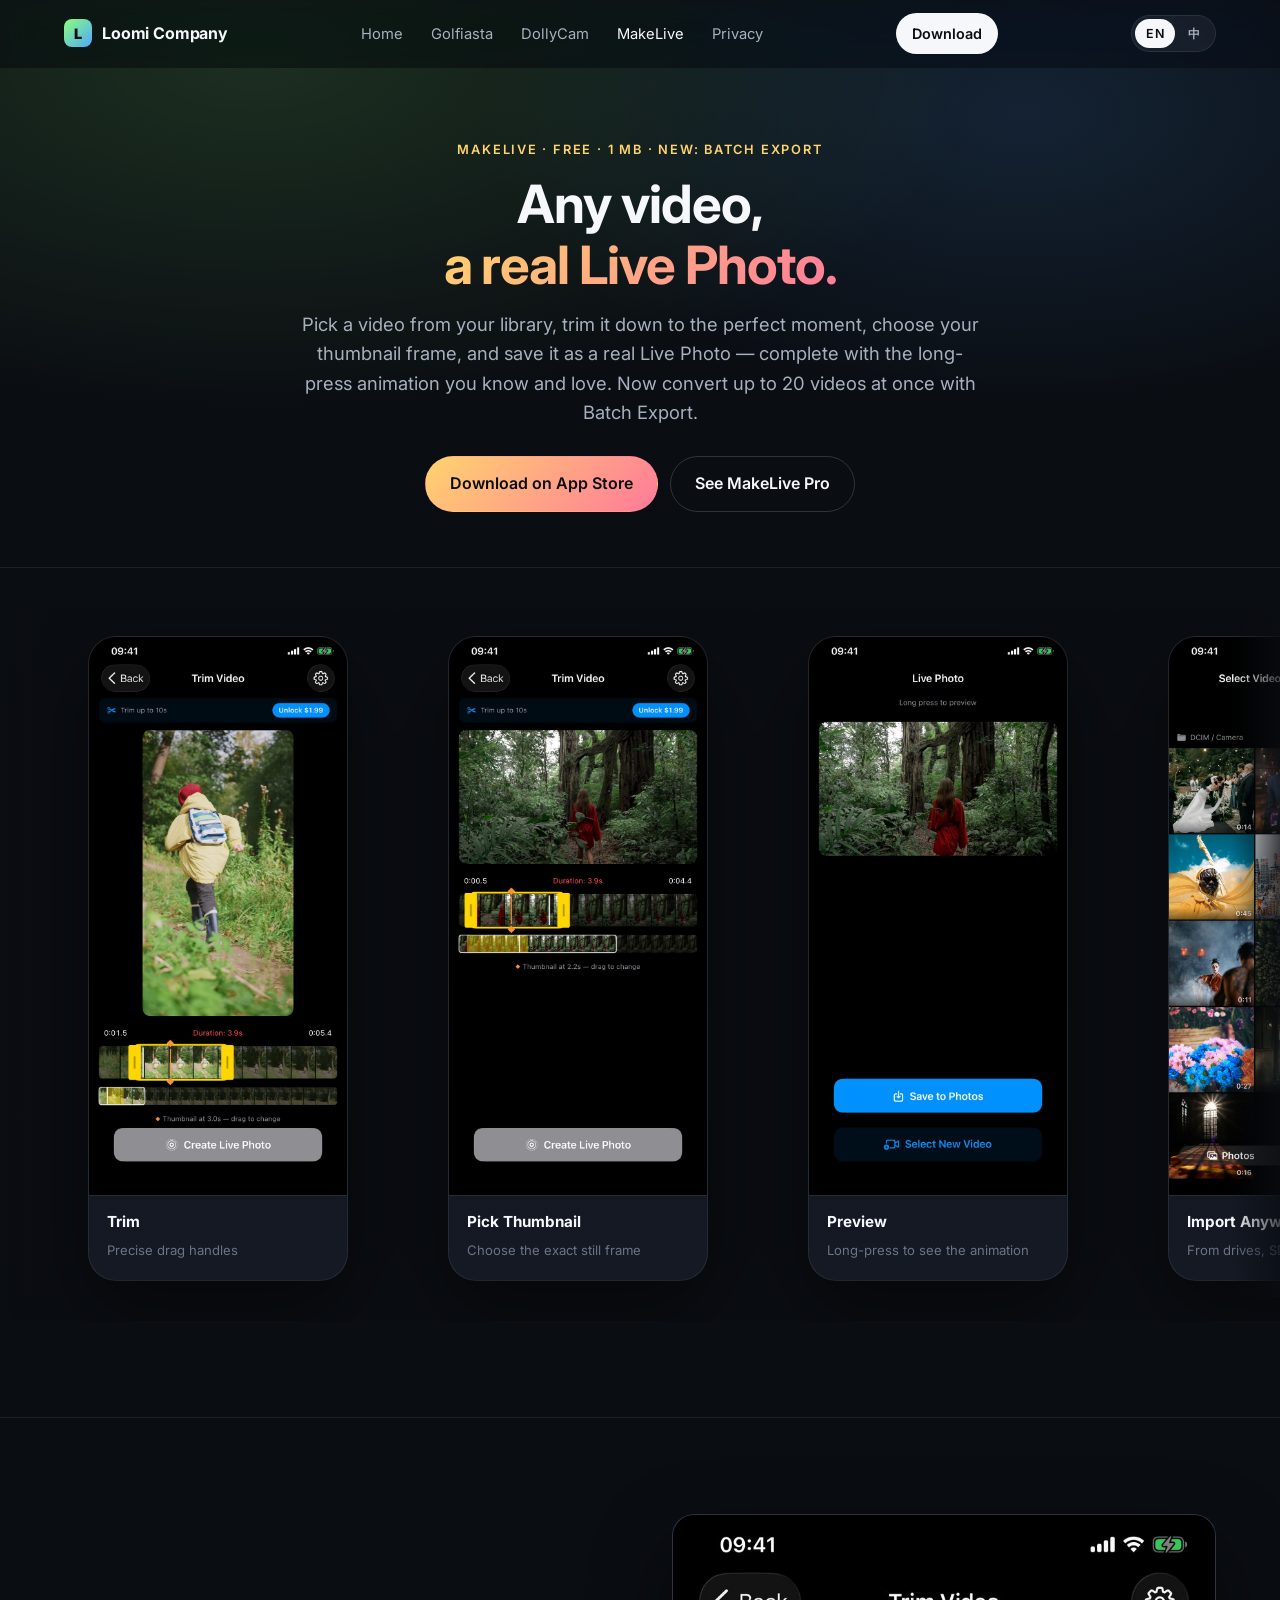
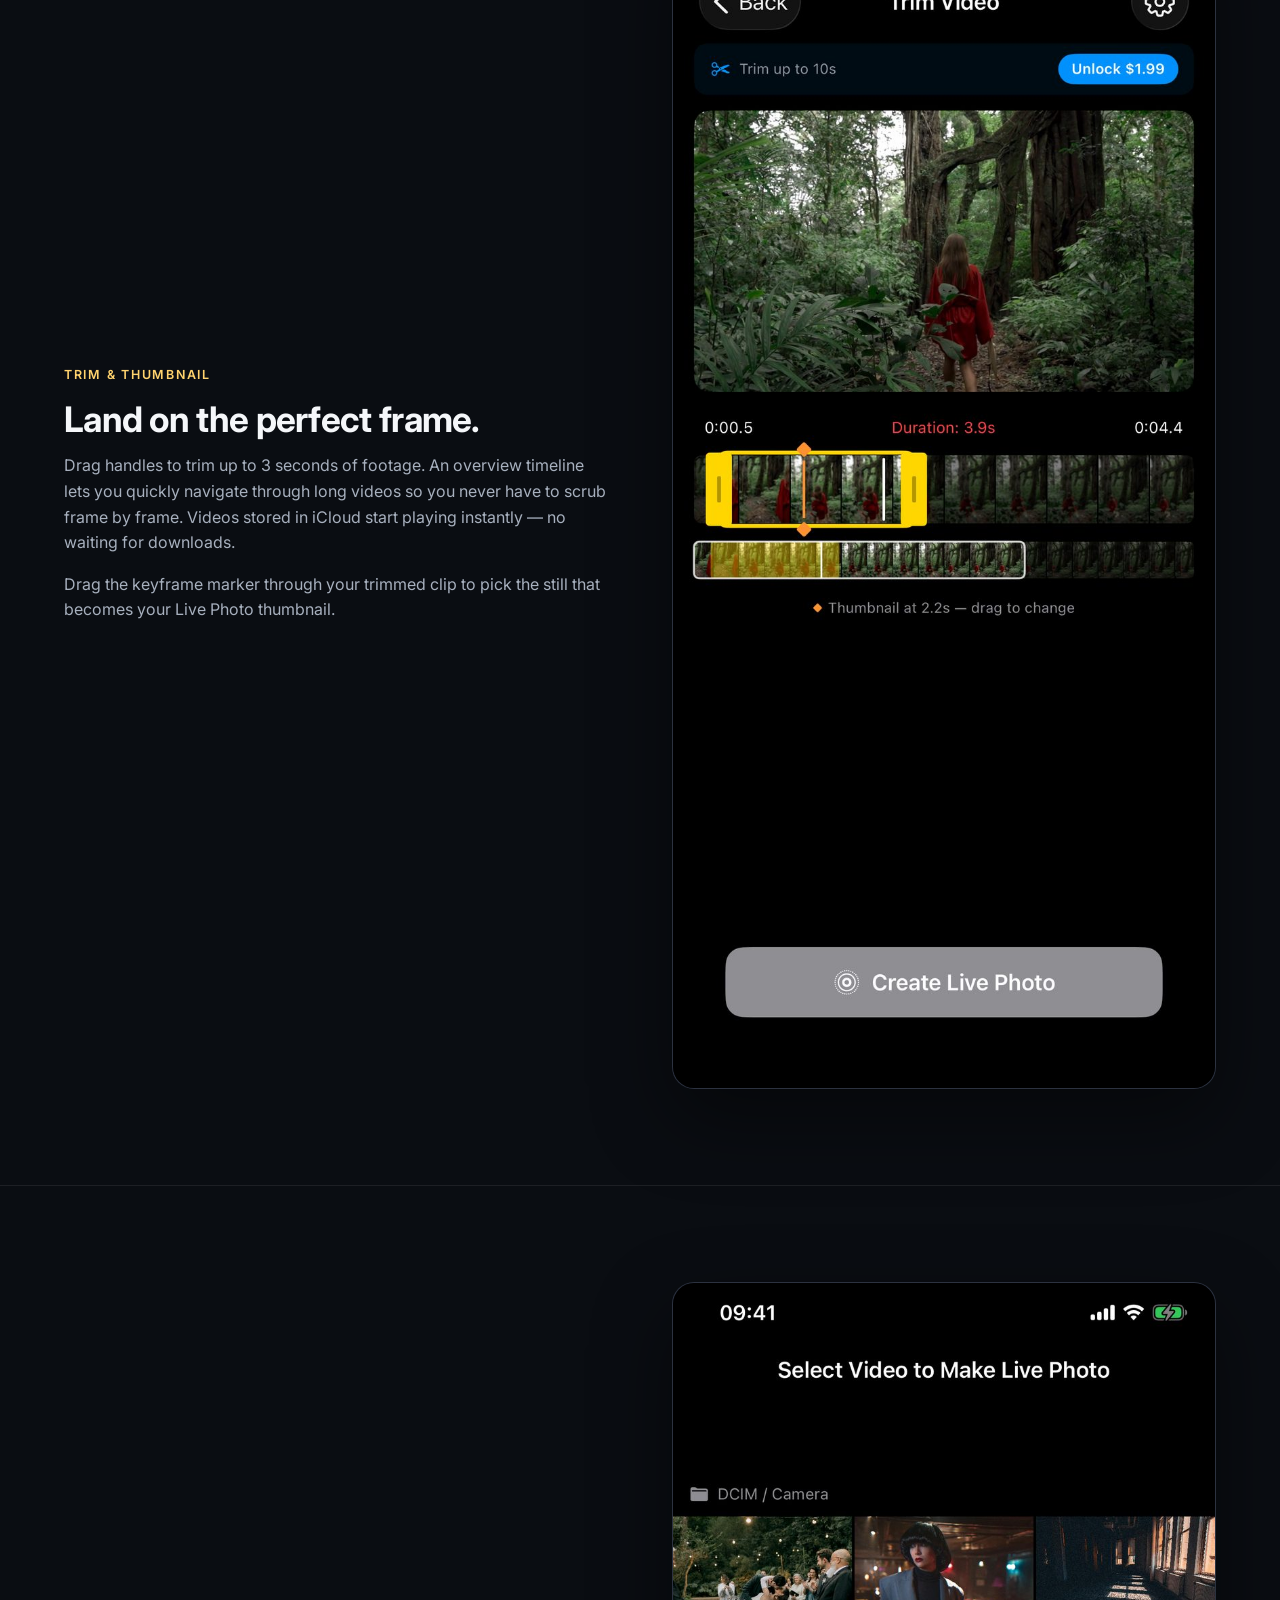
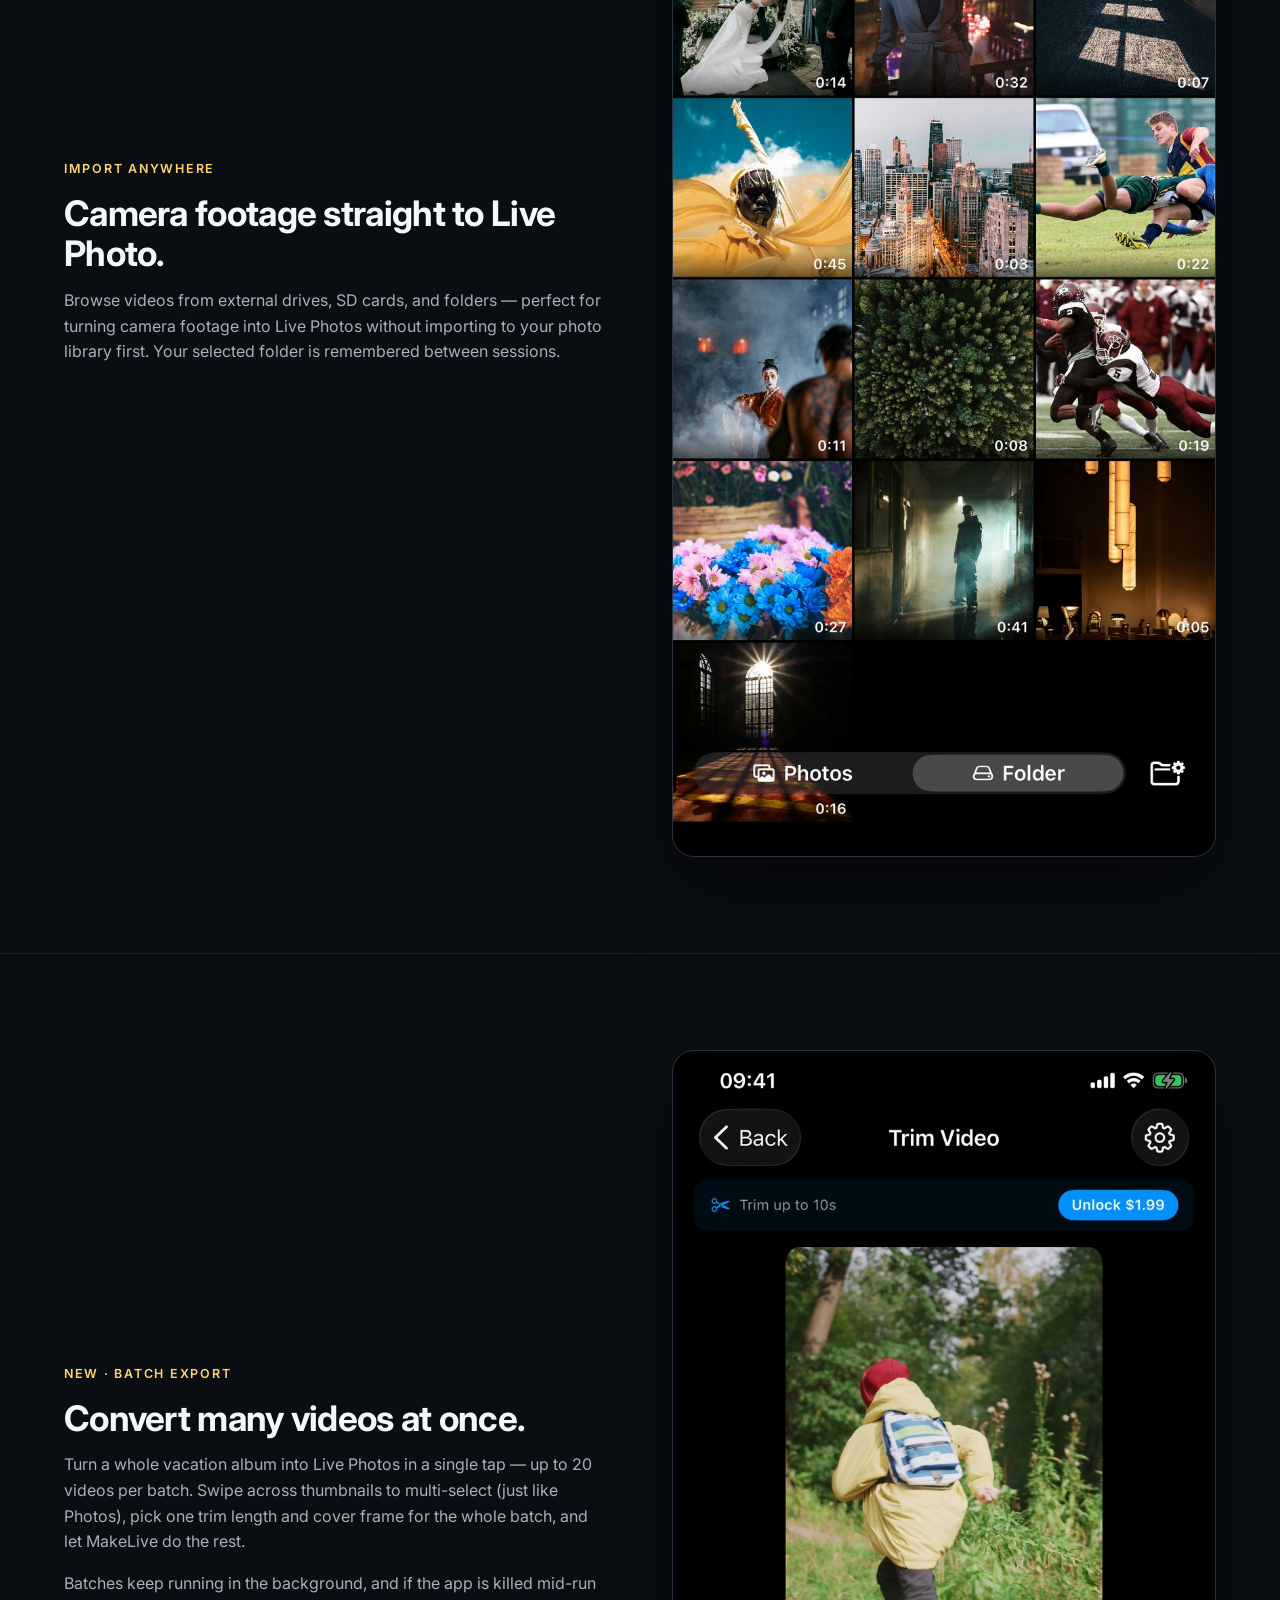
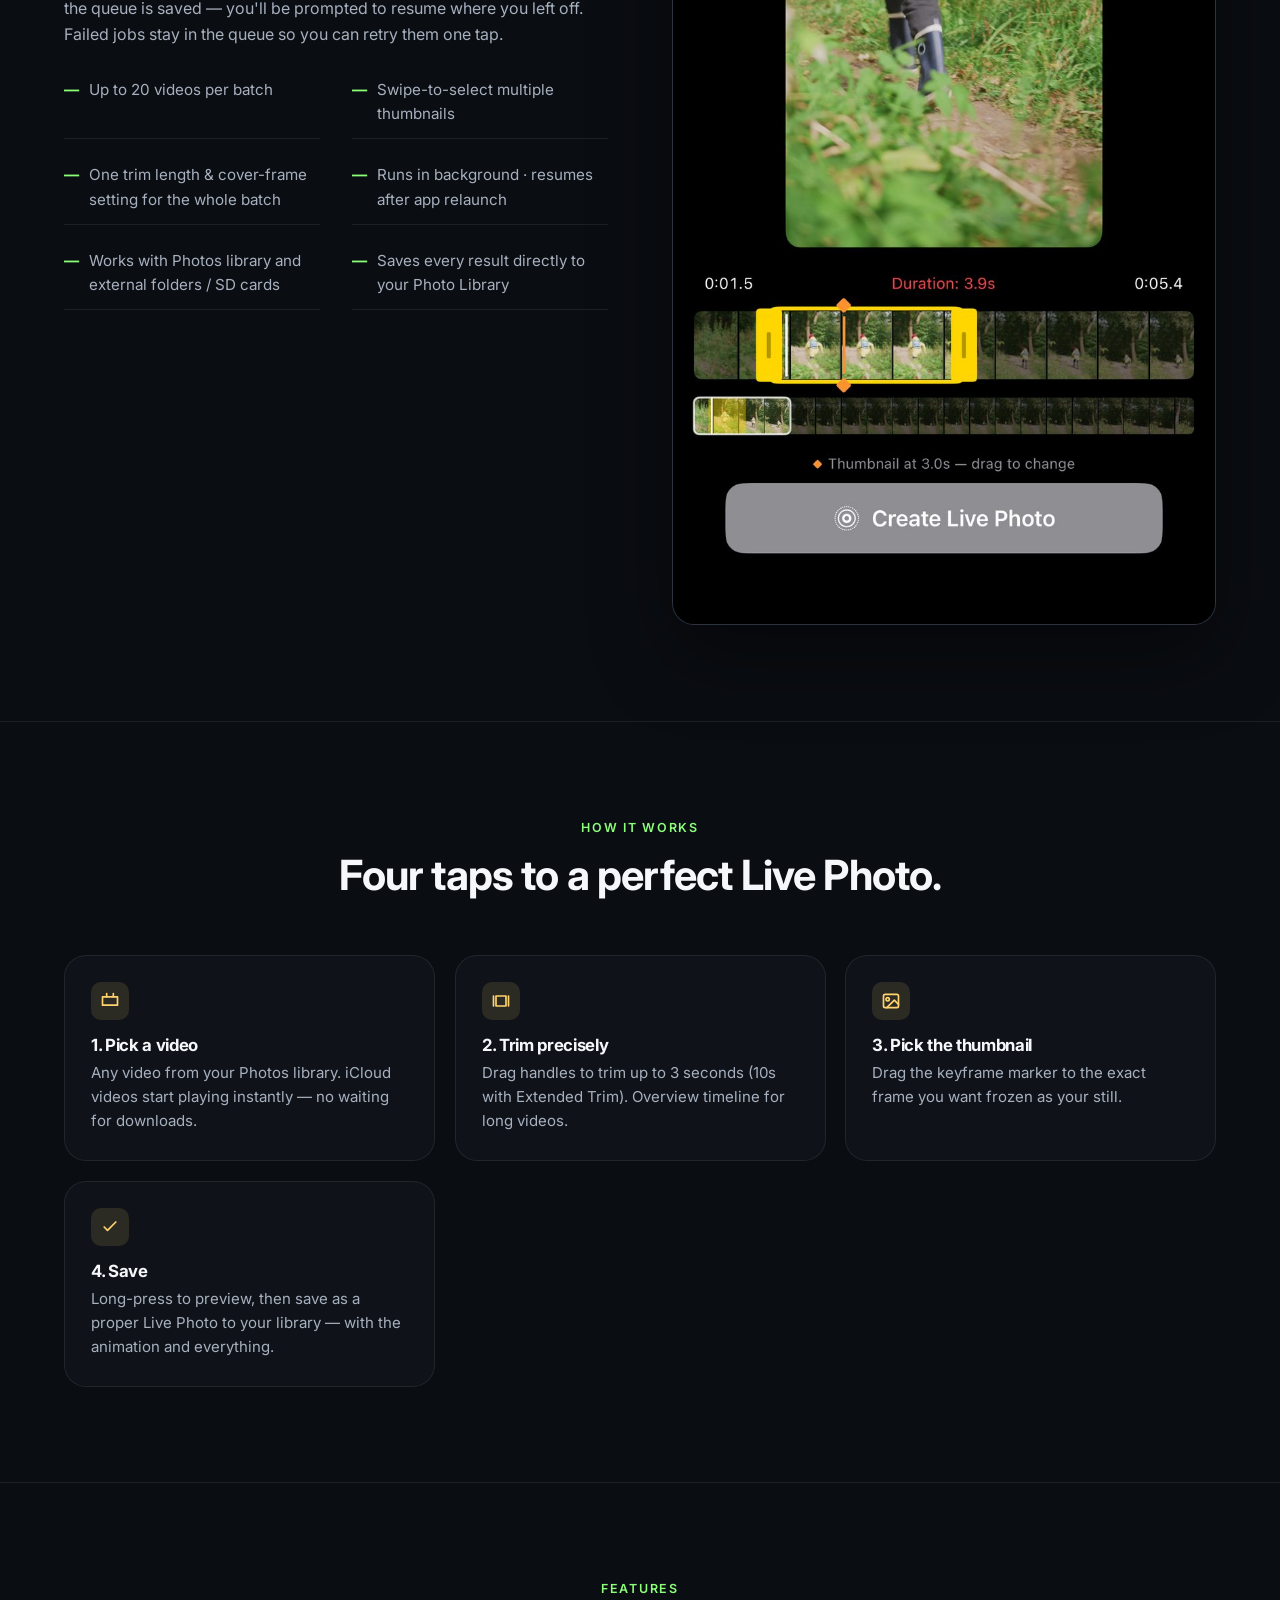
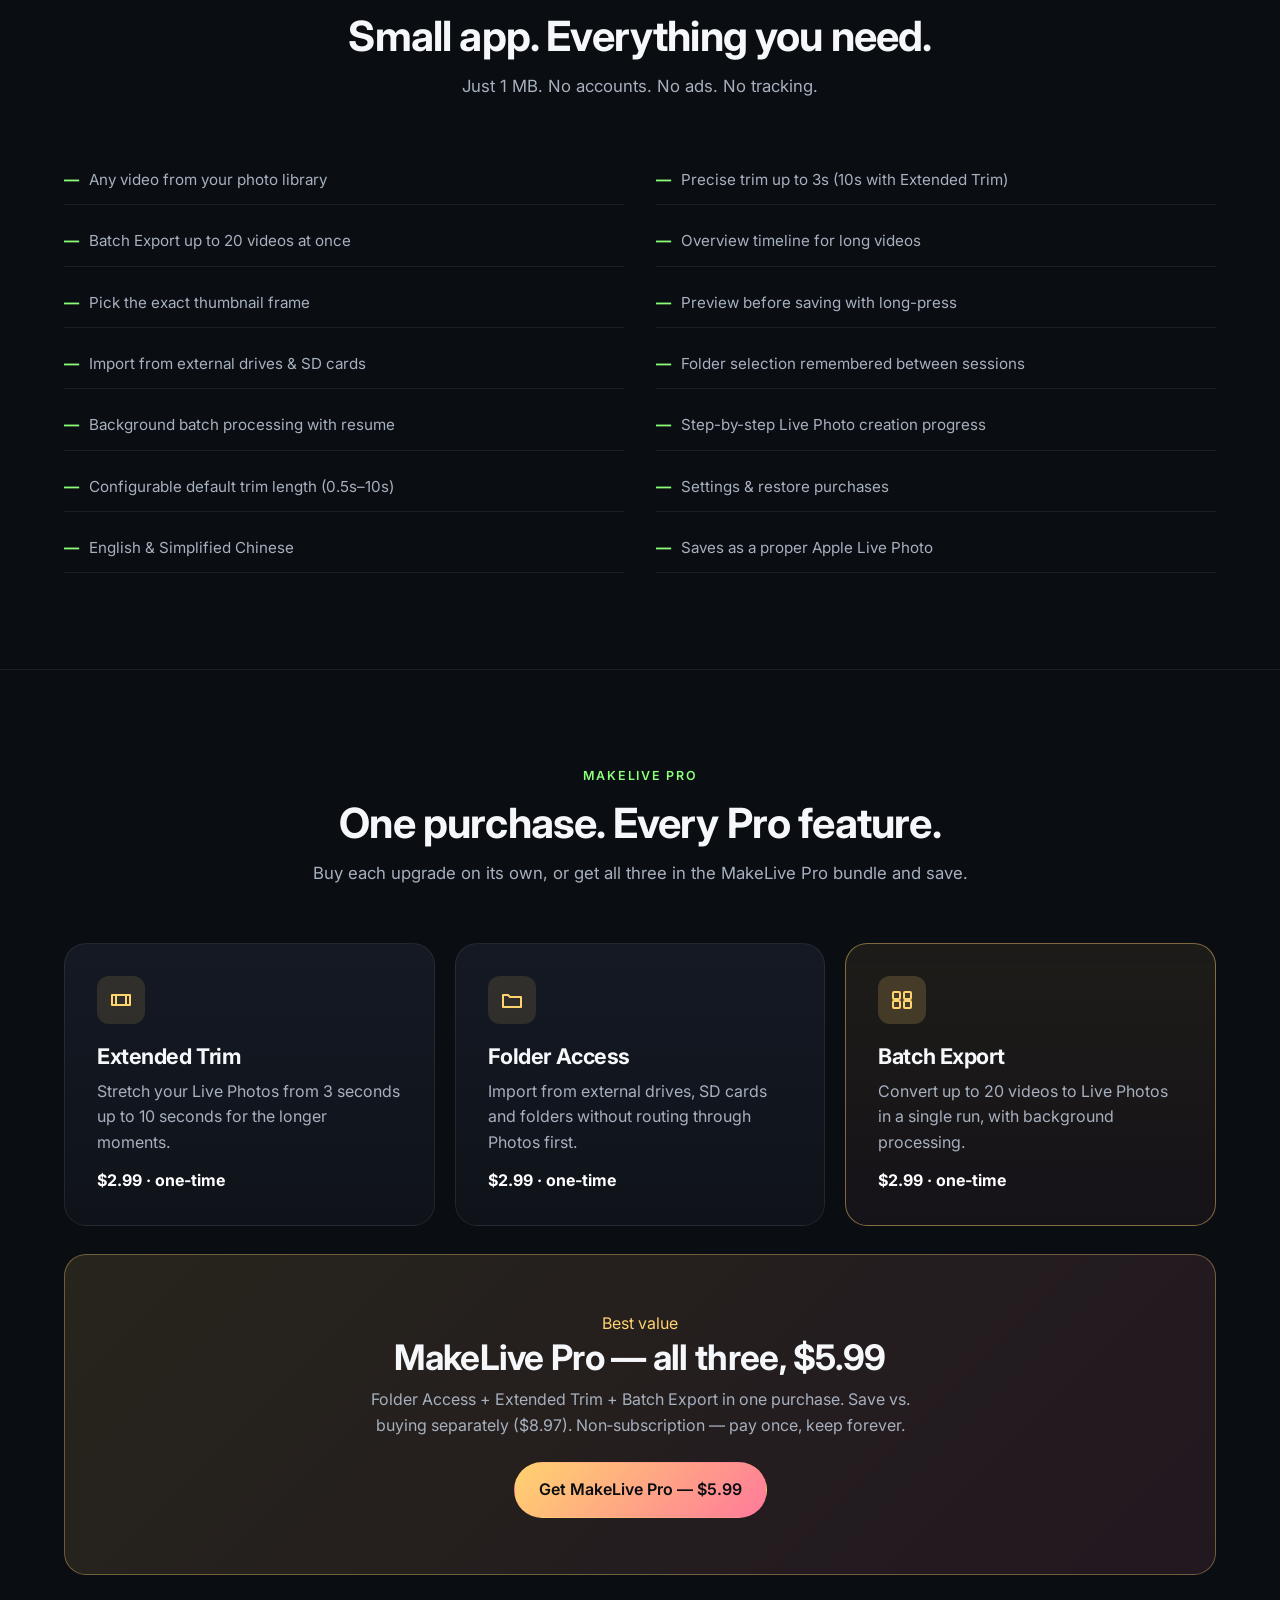
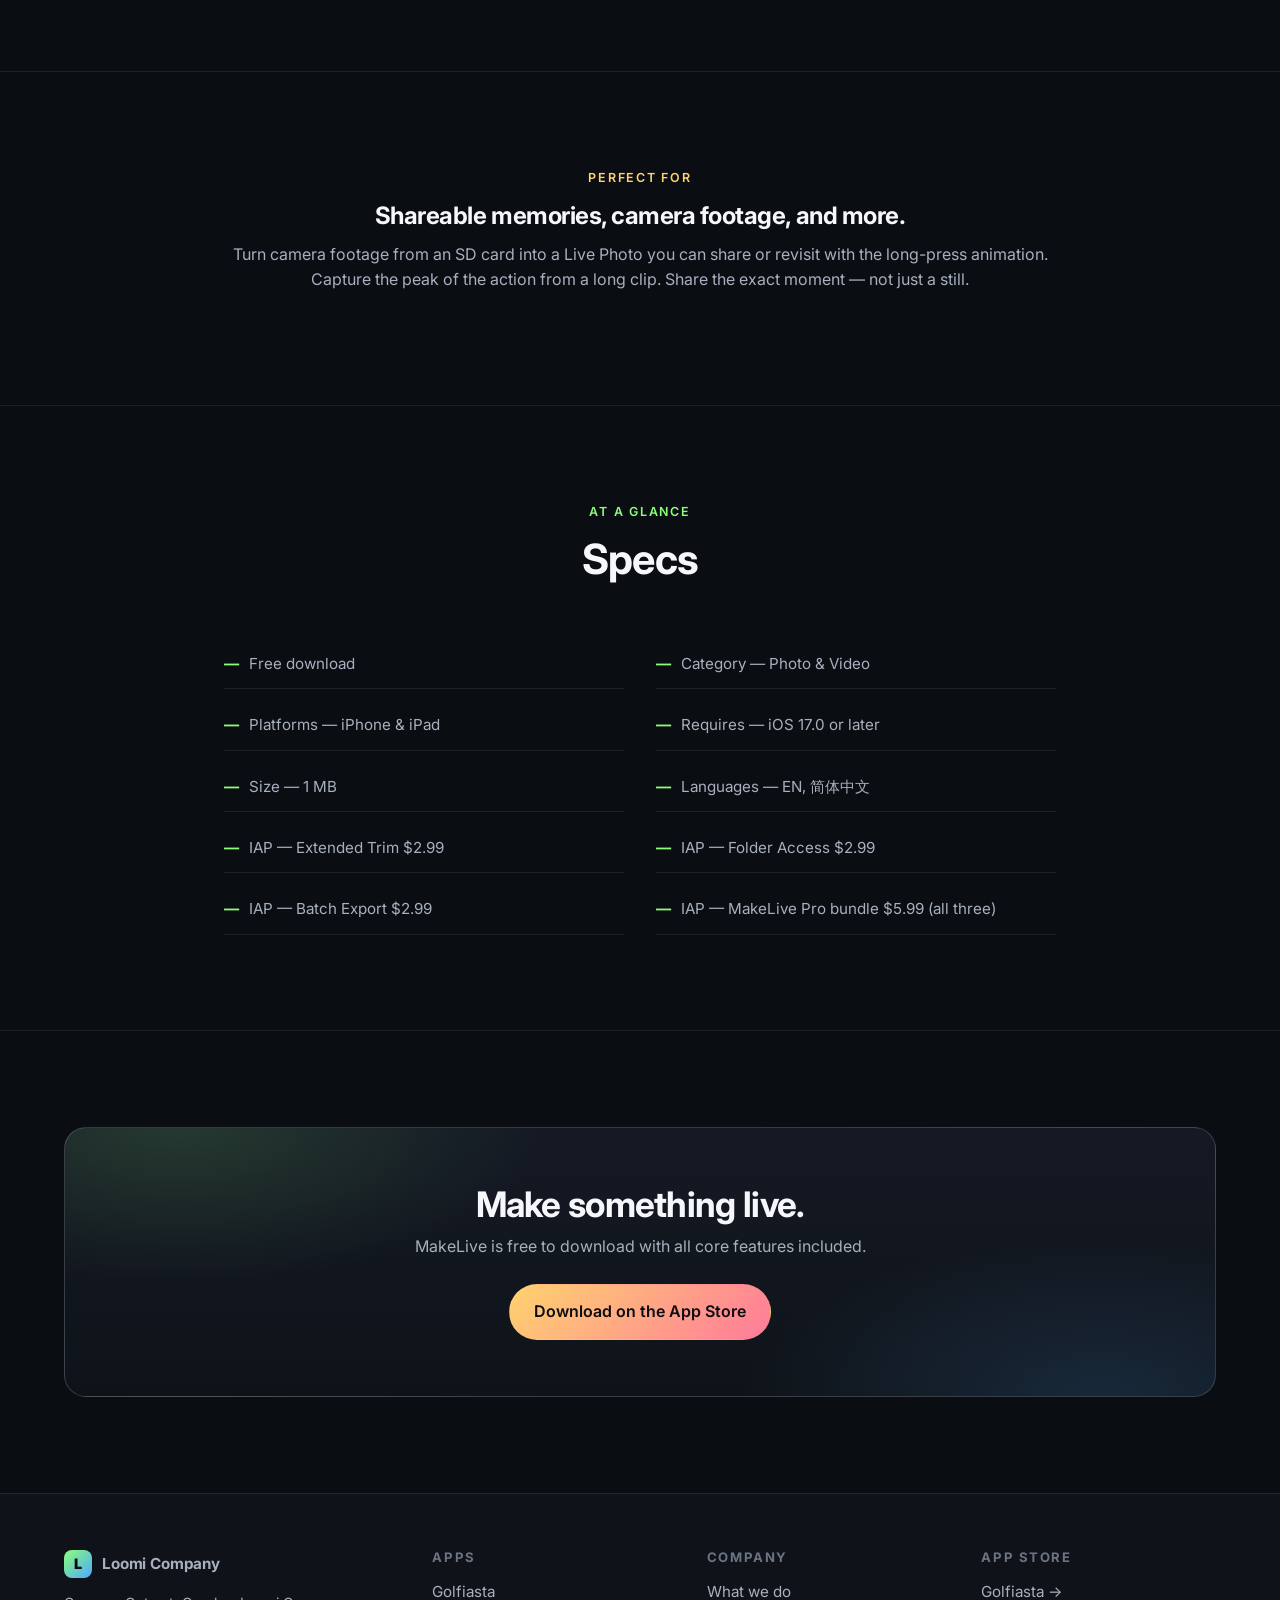
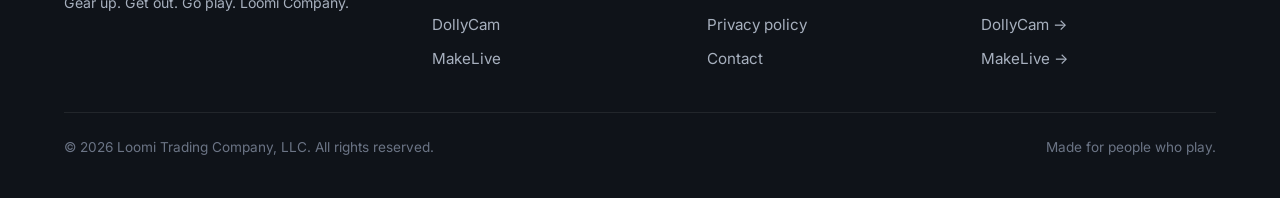
<file: makelive.html>
<!DOCTYPE html>
<html lang="en">
<head>
  <meta charset="UTF-8">
  <meta name="viewport" content="width=device-width, initial-scale=1, viewport-fit=cover">
  <meta name="theme-color" content="#0a0d12">
  <title>MakeLive — Video to Live Photo Converter · Loomi Company</title>
  <meta name="description" content="Turn any video into a real Live Photo. Now with Batch Export — convert up to 20 videos at once. Trim, pick your thumbnail, and save.">
  <link rel="canonical" href="https://loomicompany.com/makelive.html">
  <link rel="alternate" hreflang="en" href="https://loomicompany.com/makelive.html">
  <link rel="alternate" hreflang="zh" href="https://loomicompany.com/makelive-zh.html">
  <link rel="alternate" hreflang="x-default" href="https://loomicompany.com/makelive.html">
  <link rel="icon" href="assets/images/favicon.svg" type="image/svg+xml">
  <meta property="og:title" content="MakeLive — Video to Live Photo">
  <meta property="og:description" content="New: Batch Export up to 20 videos at once. Trim a video, pick a thumbnail, save it as a real Live Photo. Free on the App Store.">
  <link rel="preconnect" href="https://fonts.googleapis.com">
  <link rel="preconnect" href="https://fonts.gstatic.com" crossorigin>
  <link href="https://fonts.googleapis.com/css2?family=Inter:wght@400;500;600;700;800;900&display=swap" rel="stylesheet">
  <link rel="stylesheet" href="assets/css/main.css">
</head>
<body data-page="makelive">
  <header class="header">
    <nav class="nav" aria-label="Primary">
      <a class="brand" href="./"><span class="brand__mark">L</span><span>Loomi Company</span></a>
      <ul class="nav__links">
        <li><a href="./" data-nav="home">Home</a></li>
        <li><a href="golfiasta.html" data-nav="golfiasta">Golfiasta</a></li>
        <li><a href="dollycam.html" data-nav="dollycam">DollyCam</a></li>
        <li><a href="makelive.html" data-nav="makelive">MakeLive</a></li>
        <li><a href="privacy.html" data-nav="privacy">Privacy</a></li>
      </ul>
      <a class="nav__cta" href="https://apps.apple.com/us/app/makelive-live-photo-creator/id6761287865" rel="noopener" target="_blank">Download</a>
      <div class="lang-toggle" role="group" aria-label="Language">
        <a href="makelive.html" data-lang-switch="en">EN</a>
        <a href="makelive-zh.html" data-lang-switch="zh">中</a>
      </div>
      <button class="nav__toggle" aria-label="Open menu" aria-expanded="false" aria-controls="mobile-menu">
        <svg viewBox="0 0 24 24" fill="none" stroke="currentColor" stroke-width="2" stroke-linecap="round"><path d="M3 6h18M3 12h18M3 18h18"/></svg>
      </button>
    </nav>
    <div class="nav__mobile" id="mobile-menu">
      <ul>
        <li><a href="./">Home</a></li>
        <li><a href="golfiasta.html">Golfiasta</a></li>
        <li><a href="dollycam.html">DollyCam</a></li>
        <li><a href="makelive.html">MakeLive</a></li>
        <li><a href="privacy.html">Privacy</a></li>
      </ul>
      <a class="nav__cta" href="https://apps.apple.com/us/app/makelive-live-photo-creator/id6761287865" rel="noopener" target="_blank">Download on App Store</a>
    </div>
  </header>

  <main>
    <section class="page-hero">
      <div class="container">
        <span class="eyebrow reveal" style="color:#ffd36e;">MakeLive · Free · 1 MB · New: Batch Export</span>
        <h1 class="reveal">Any video,<br><span style="background:linear-gradient(135deg,#ffd36e,#ff7a9a); -webkit-background-clip:text; background-clip:text; -webkit-text-fill-color:transparent;">a real Live Photo.</span></h1>
        <p class="lead reveal">Pick a video from your library, trim it down to the perfect moment, choose your thumbnail frame, and save it as a real Live Photo — complete with the long-press animation you know and love. Now convert up to 20 videos at once with Batch Export.</p>
        <div class="hero__actions reveal">
          <a class="btn btn--accent btn--lg" href="https://apps.apple.com/us/app/makelive-live-photo-creator/id6761287865" rel="noopener" target="_blank" style="background:linear-gradient(135deg,#ffd36e,#ff7a9a);">Download on App Store</a>
          <a class="btn btn--ghost btn--lg" href="#pro">See MakeLive Pro</a>
        </div>
      </div>
    </section>

    <!-- Screenshot gallery -->
    <section style="padding-top: 40px;">
      <div class="container" style="max-width:100%;">
        <div class="gallery reveal">
          <div class="gallery__track">
            <figure class="gallery__item">
              <img src="assets/images/makelive/2_trim.jpg" alt="MakeLive trim screen" loading="lazy">
              <figcaption class="gallery__caption"><strong>Trim</strong><span>Precise drag handles</span></figcaption>
            </figure>
            <figure class="gallery__item">
              <img src="assets/images/makelive/3_thumbnail.jpg" alt="MakeLive thumbnail picker" loading="lazy">
              <figcaption class="gallery__caption"><strong>Pick Thumbnail</strong><span>Choose the exact still frame</span></figcaption>
            </figure>
            <figure class="gallery__item">
              <img src="assets/images/makelive/4_preview.jpg" alt="MakeLive Live Photo preview" loading="lazy">
              <figcaption class="gallery__caption"><strong>Preview</strong><span>Long-press to see the animation</span></figcaption>
            </figure>
            <figure class="gallery__item">
              <img src="assets/images/makelive/5_import.jpg" alt="MakeLive external drive import" loading="lazy">
              <figcaption class="gallery__caption"><strong>Import Anywhere</strong><span>From drives, SD cards, folders</span></figcaption>
            </figure>
          </div>
        </div>
      </div>
    </section>

    <!-- Feature split showing trim + thumbnail -->
    <section>
      <div class="container">
        <div class="split">
          <div class="split__copy reveal">
            <span class="eyebrow" style="color:#ffd36e; letter-spacing:.14em; text-transform:uppercase; font-size:.78rem; font-weight:600; display:block; margin-bottom:14px;">Trim &amp; thumbnail</span>
            <h2>Land on the perfect frame.</h2>
            <p>Drag handles to trim up to 3 seconds of footage. An overview timeline lets you quickly navigate through long videos so you never have to scrub frame by frame. Videos stored in iCloud start playing instantly — no waiting for downloads.</p>
            <p>Drag the keyframe marker through your trimmed clip to pick the still that becomes your Live Photo thumbnail.</p>
          </div>
          <div class="split__media reveal">
            <img src="assets/images/makelive/3_thumbnail.jpg" alt="Keyframe selection on trimmed clip" loading="lazy">
          </div>
        </div>
      </div>
    </section>

    <!-- Import anywhere -->
    <section>
      <div class="container">
        <div class="split split--reverse">
          <div class="split__copy reveal">
            <span class="eyebrow" style="color:#ffd36e; letter-spacing:.14em; text-transform:uppercase; font-size:.78rem; font-weight:600; display:block; margin-bottom:14px;">Import anywhere</span>
            <h2>Camera footage straight to Live Photo.</h2>
            <p>Browse videos from external drives, SD cards, and folders — perfect for turning camera footage into Live Photos without importing to your photo library first. Your selected folder is remembered between sessions.</p>
          </div>
          <div class="split__media reveal">
            <img src="assets/images/makelive/5_import.jpg" alt="MakeLive folder and external drive import UI" loading="lazy">
          </div>
        </div>
      </div>
    </section>

    <!-- Batch Export -->
    <section>
      <div class="container">
        <div class="split">
          <div class="split__copy reveal">
            <span class="eyebrow" style="color:#ffd36e; letter-spacing:.14em; text-transform:uppercase; font-size:.78rem; font-weight:600; display:block; margin-bottom:14px;">New · Batch Export</span>
            <h2>Convert many videos at once.</h2>
            <p>Turn a whole vacation album into Live Photos in a single tap — up to 20 videos per batch. Swipe across thumbnails to multi-select (just like Photos), pick one trim length and cover frame for the whole batch, and let MakeLive do the rest.</p>
            <p>Batches keep running in the background, and if the app is killed mid-run the queue is saved — you'll be prompted to resume where you left off. Failed jobs stay in the queue so you can retry them one tap.</p>
            <ul class="spec-list" style="margin-top:18px;">
              <li>Up to 20 videos per batch</li>
              <li>Swipe-to-select multiple thumbnails</li>
              <li>One trim length &amp; cover-frame setting for the whole batch</li>
              <li>Runs in background · resumes after app relaunch</li>
              <li>Works with Photos library and external folders / SD cards</li>
              <li>Saves every result directly to your Photo Library</li>
            </ul>
          </div>
          <div class="split__media reveal">
            <img src="assets/images/makelive/2_trim.jpg" alt="MakeLive Batch Export queue" loading="lazy">
          </div>
        </div>
      </div>
    </section>

    <!-- How it works -->
    <section>
      <div class="container">
        <div class="section-head reveal">
          <span class="eyebrow">How it works</span>
          <h2>Four taps to a perfect Live Photo.</h2>
        </div>
        <div class="features">
          <div class="feature reveal">
            <span class="feature__icon" style="background:rgba(255,211,110,.12); color:#ffd36e;"><svg viewBox="0 0 24 24" fill="none" stroke="currentColor" stroke-width="2" stroke-linecap="round" stroke-linejoin="round"><path d="M3 7h18v10H3z"/><path d="M8 3v4M16 3v4"/></svg></span>
            <h3>1. Pick a video</h3>
            <p>Any video from your Photos library. iCloud videos start playing instantly — no waiting for downloads.</p>
          </div>
          <div class="feature reveal">
            <span class="feature__icon" style="background:rgba(255,211,110,.12); color:#ffd36e;"><svg viewBox="0 0 24 24" fill="none" stroke="currentColor" stroke-width="2" stroke-linecap="round" stroke-linejoin="round"><path d="M6 6h12v12H6z"/><path d="M3 6v12M21 6v12"/></svg></span>
            <h3>2. Trim precisely</h3>
            <p>Drag handles to trim up to 3 seconds (10s with Extended Trim). Overview timeline for long videos.</p>
          </div>
          <div class="feature reveal">
            <span class="feature__icon" style="background:rgba(255,211,110,.12); color:#ffd36e;"><svg viewBox="0 0 24 24" fill="none" stroke="currentColor" stroke-width="2" stroke-linecap="round" stroke-linejoin="round"><rect x="3" y="4" width="18" height="16" rx="2"/><circle cx="8" cy="10" r="2"/><path d="m21 16-5-5-9 9"/></svg></span>
            <h3>3. Pick the thumbnail</h3>
            <p>Drag the keyframe marker to the exact frame you want frozen as your still.</p>
          </div>
          <div class="feature reveal">
            <span class="feature__icon" style="background:rgba(255,211,110,.12); color:#ffd36e;"><svg viewBox="0 0 24 24" fill="none" stroke="currentColor" stroke-width="2" stroke-linecap="round" stroke-linejoin="round"><path d="M5 12l4 4 10-10"/></svg></span>
            <h3>4. Save</h3>
            <p>Long-press to preview, then save as a proper Live Photo to your library — with the animation and everything.</p>
          </div>
        </div>
      </div>
    </section>

    <!-- Features -->
    <section id="features">
      <div class="container">
        <div class="section-head reveal">
          <span class="eyebrow">Features</span>
          <h2>Small app. Everything you need.</h2>
          <p>Just 1 MB. No accounts. No ads. No tracking.</p>
        </div>
        <ul class="spec-list reveal">
          <li>Any video from your photo library</li>
          <li>Precise trim up to 3s (10s with Extended Trim)</li>
          <li>Batch Export up to 20 videos at once</li>
          <li>Overview timeline for long videos</li>
          <li>Pick the exact thumbnail frame</li>
          <li>Preview before saving with long-press</li>
          <li>Import from external drives &amp; SD cards</li>
          <li>Folder selection remembered between sessions</li>
          <li>Background batch processing with resume</li>
          <li>Step-by-step Live Photo creation progress</li>
          <li>Configurable default trim length (0.5s–10s)</li>
          <li>Settings &amp; restore purchases</li>
          <li>English &amp; Simplified Chinese</li>
          <li>Saves as a proper Apple Live Photo</li>
        </ul>
      </div>
    </section>

    <!-- MakeLive Pro bundle -->
    <section id="pro">
      <div class="container">
        <div class="section-head reveal">
          <span class="eyebrow">MakeLive Pro</span>
          <h2>One purchase. Every Pro feature.</h2>
          <p>Buy each upgrade on its own, or get all three in the MakeLive Pro bundle and save.</p>
        </div>
        <div class="cards reveal">
          <div class="card">
            <span class="card__icon card--lifestyle" style="background:rgba(255,211,110,.12); color:#ffd36e;">
              <svg viewBox="0 0 24 24" fill="none" stroke="currentColor" stroke-width="2" stroke-linecap="round" stroke-linejoin="round"><path d="M3 7h18v10H3z"/><path d="M7 7v10M17 7v10"/></svg>
            </span>
            <h3>Extended Trim</h3>
            <p style="margin-bottom:12px;">Stretch your Live Photos from 3 seconds up to 10 seconds for the longer moments.</p>
            <p style="font-weight:700; color:#fff; margin:0;">$2.99 · one‑time</p>
          </div>
          <div class="card">
            <span class="card__icon card--lifestyle" style="background:rgba(255,211,110,.12); color:#ffd36e;">
              <svg viewBox="0 0 24 24" fill="none" stroke="currentColor" stroke-width="2" stroke-linecap="round" stroke-linejoin="round"><path d="M3 7h5l2 2h11v10H3z"/></svg>
            </span>
            <h3>Folder Access</h3>
            <p style="margin-bottom:12px;">Import from external drives, SD cards and folders without routing through Photos first.</p>
            <p style="font-weight:700; color:#fff; margin:0;">$2.99 · one‑time</p>
          </div>
          <div class="card" style="border-color:rgba(255,211,110,.45); background:linear-gradient(180deg, rgba(255,211,110,.08), rgba(255,122,154,.05));">
            <span class="card__icon card--lifestyle" style="background:rgba(255,211,110,.18); color:#ffd36e;">
              <svg viewBox="0 0 24 24" fill="none" stroke="currentColor" stroke-width="2" stroke-linecap="round" stroke-linejoin="round"><rect x="3" y="4" width="7" height="7" rx="1"/><rect x="14" y="4" width="7" height="7" rx="1"/><rect x="3" y="13" width="7" height="7" rx="1"/><rect x="14" y="13" width="7" height="7" rx="1"/></svg>
            </span>
            <h3>Batch Export</h3>
            <p style="margin-bottom:12px;">Convert up to 20 videos to Live Photos in a single run, with background processing.</p>
            <p style="font-weight:700; color:#fff; margin:0;">$2.99 · one‑time</p>
          </div>
        </div>

        <div class="cta-band reveal" style="margin-top:28px; background:linear-gradient(135deg, rgba(255,211,110,.12), rgba(255,122,154,.10)); border:1px solid rgba(255,211,110,.35);">
          <span class="eyebrow" style="color:#ffd36e;">Best value</span>
          <h2>MakeLive Pro — all three, $5.99</h2>
          <p>Folder Access + Extended Trim + Batch Export in one purchase. Save vs. buying separately ($8.97). Non‑subscription — pay once, keep forever.</p>
          <a class="btn btn--accent btn--lg" href="https://apps.apple.com/us/app/makelive-live-photo-creator/id6761287865" rel="noopener" target="_blank" style="background:linear-gradient(135deg,#ffd36e,#ff7a9a);">Get MakeLive Pro — $5.99</a>
        </div>
      </div>
    </section>

    <!-- Perfect for -->
    <section>
      <div class="container container--narrow text-center reveal">
        <span class="eyebrow" style="color:#ffd36e; letter-spacing:.14em; text-transform:uppercase; font-size:.78rem; font-weight:600; display:block; margin-bottom:14px;">Perfect for</span>
        <h2>Shareable memories, camera footage, and more.</h2>
        <p>Turn camera footage from an SD card into a Live Photo you can share or revisit with the long-press animation. Capture the peak of the action from a long clip. Share the exact moment — not just a still.</p>
      </div>
    </section>

    <!-- Spec -->
    <section>
      <div class="container container--narrow">
        <div class="section-head reveal">
          <span class="eyebrow">At a glance</span>
          <h2>Specs</h2>
        </div>
        <ul class="spec-list reveal">
          <li>Free download</li>
          <li>Category — Photo &amp; Video</li>
          <li>Platforms — iPhone &amp; iPad</li>
          <li>Requires — iOS 17.0 or later</li>
          <li>Size — 1 MB</li>
          <li>Languages — EN, 简体中文</li>
          <li>IAP — Extended Trim $2.99</li>
          <li>IAP — Folder Access $2.99</li>
          <li>IAP — Batch Export $2.99</li>
          <li>IAP — MakeLive Pro bundle $5.99 (all three)</li>
        </ul>
      </div>
    </section>

    <!-- CTA -->
    <section>
      <div class="container">
        <div class="cta-band reveal">
          <h2>Make something live.</h2>
          <p>MakeLive is free to download with all core features included.</p>
          <a class="btn btn--accent btn--lg" href="https://apps.apple.com/us/app/makelive-live-photo-creator/id6761287865" rel="noopener" target="_blank" style="background:linear-gradient(135deg,#ffd36e,#ff7a9a);">Download on the App Store</a>
        </div>
      </div>
    </section>
  </main>

  <footer class="footer">
    <div class="container">
      <div class="footer__grid">
        <div>
          <a class="brand" href="./"><span class="brand__mark">L</span><span>Loomi Company</span></a>
          <p class="small" style="margin-top:14px; max-width:320px;">Gear up. Get out. Go play. Loomi Company.</p>
        </div>
        <div><h4>Apps</h4><ul><li><a href="golfiasta.html">Golfiasta</a></li><li><a href="dollycam.html">DollyCam</a></li><li><a href="makelive.html">MakeLive</a></li></ul></div>
        <div><h4>Company</h4><ul><li><a href="./#what-we-do">What we do</a></li><li><a href="privacy.html">Privacy policy</a></li><li><a href="mailto:contact@loomicompany.com">Contact</a></li></ul></div>
        <div><h4>App Store</h4><ul><li><a href="https://apps.apple.com/us/app/golfiasta-golf-gps/id6760437254" rel="noopener" target="_blank">Golfiasta →</a></li><li><a href="https://apps.apple.com/us/app/dollycam-cinematic-filming/id6761457989" rel="noopener" target="_blank">DollyCam →</a></li><li><a href="https://apps.apple.com/us/app/makelive-live-photo-creator/id6761287865" rel="noopener" target="_blank">MakeLive →</a></li></ul></div>
      </div>
      <div class="footer__bottom">
        <span>© <span data-year>2026</span> Loomi Trading Company, LLC. All rights reserved.</span>
        <span>Made for people who play.</span>
      </div>
    </div>
  </footer>
  <script src="assets/js/main.js" defer></script>
</body>
</html>
</file>
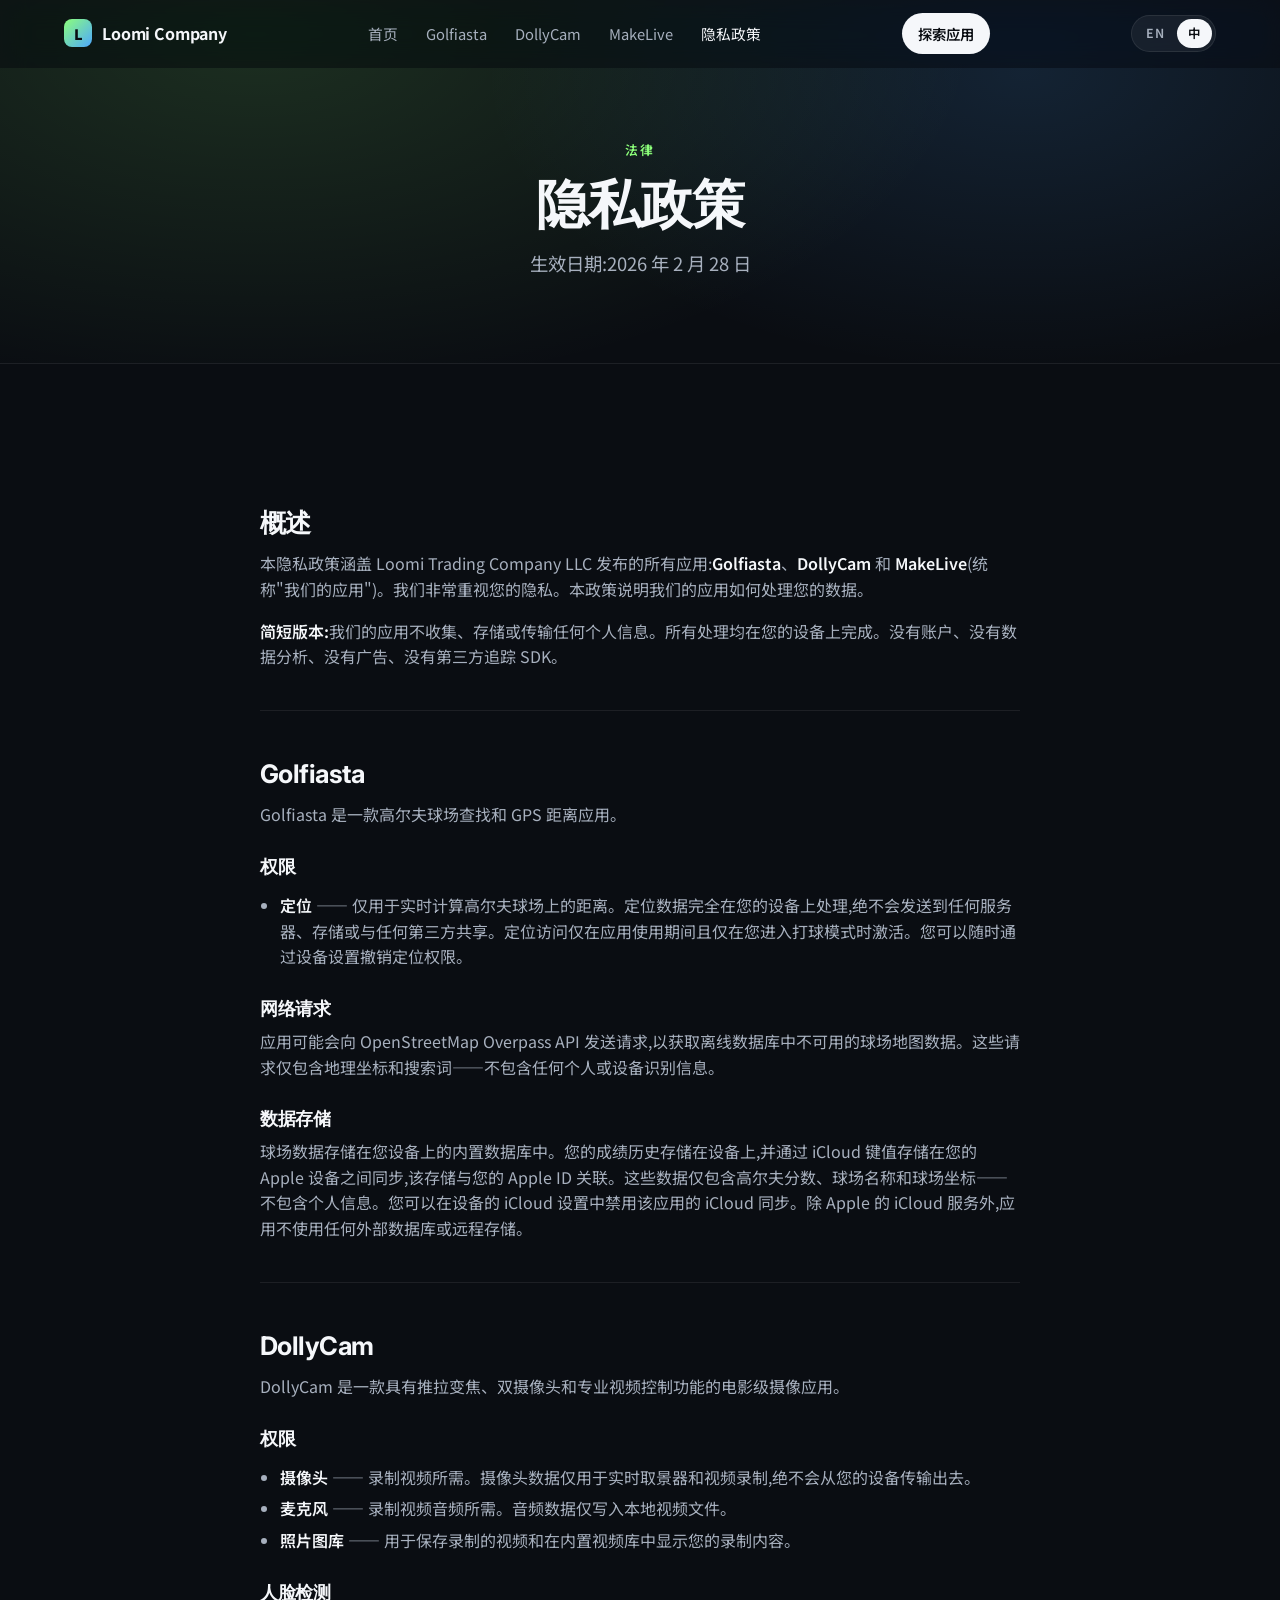
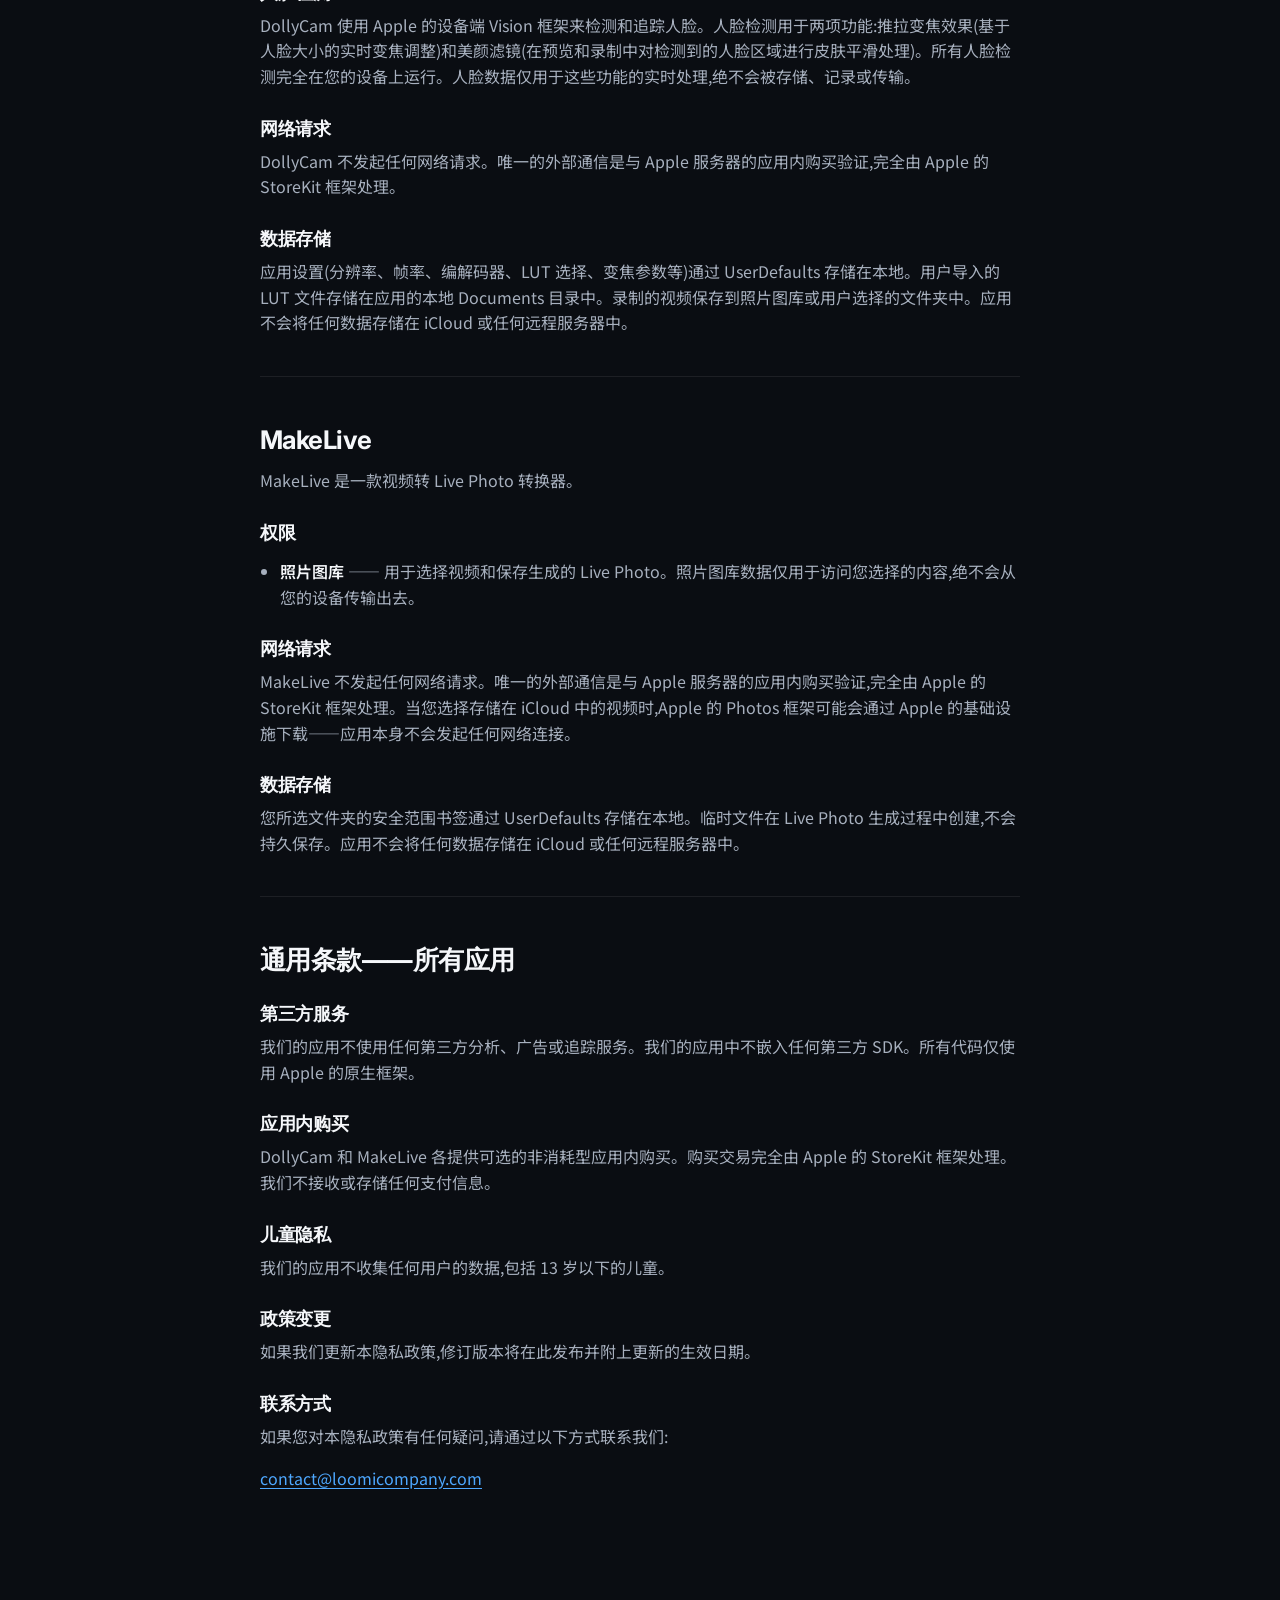
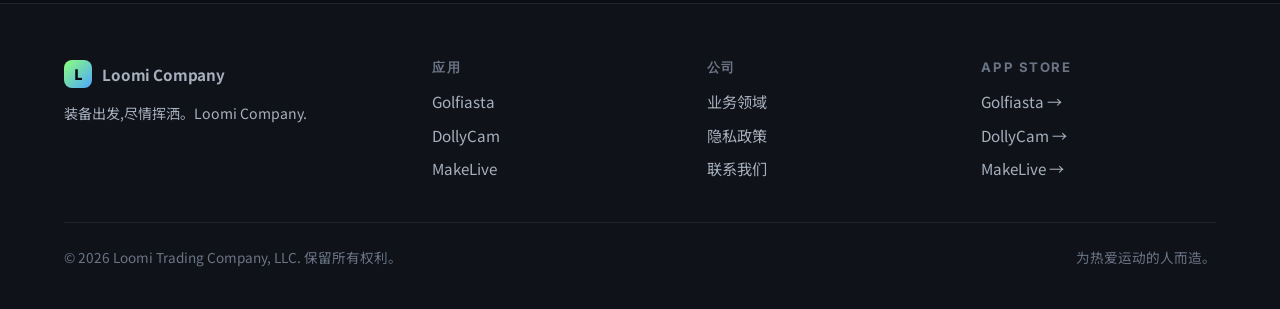
<file: privacy-zh.html>
<!DOCTYPE html>
<html lang="zh-CN">
<head>
  <meta charset="UTF-8">
  <meta name="viewport" content="width=device-width, initial-scale=1, viewport-fit=cover">
  <meta name="theme-color" content="#0a0d12">
  <title>隐私政策 · Loomi Company</title>
  <meta name="description" content="Loomi Trading Company LLC 发布的所有应用(Golfiasta、DollyCam、MakeLive)的隐私政策。不收集数据,不追踪,不使用第三方 SDK。">
  <link rel="canonical" href="https://loomicompany.com/privacy-zh.html">
  <link rel="alternate" hreflang="en" href="https://loomicompany.com/privacy.html">
  <link rel="alternate" hreflang="zh" href="https://loomicompany.com/privacy-zh.html">
  <link rel="alternate" hreflang="x-default" href="https://loomicompany.com/privacy.html">
  <link rel="icon" href="assets/images/favicon.svg" type="image/svg+xml">
  <link rel="preconnect" href="https://fonts.googleapis.com">
  <link rel="preconnect" href="https://fonts.gstatic.com" crossorigin>
  <link href="https://fonts.googleapis.com/css2?family=Inter:wght@400;500;600;700;800;900&family=Noto+Sans+SC:wght@400;500;600;700;800&display=swap" rel="stylesheet">
  <link rel="stylesheet" href="assets/css/main.css">
  <style>body{font-family:"Noto Sans SC","Inter",-apple-system,BlinkMacSystemFont,"PingFang SC","Hiragino Sans GB","Microsoft YaHei",sans-serif;}</style>
</head>
<body data-page="privacy">
  <header class="header">
    <nav class="nav" aria-label="主导航">
      <a class="brand" href="index-zh.html"><span class="brand__mark">L</span><span>Loomi Company</span></a>
      <ul class="nav__links">
        <li><a href="index-zh.html" data-nav="home">首页</a></li>
        <li><a href="golfiasta-zh.html" data-nav="golfiasta">Golfiasta</a></li>
        <li><a href="dollycam-zh.html" data-nav="dollycam">DollyCam</a></li>
        <li><a href="makelive-zh.html" data-nav="makelive">MakeLive</a></li>
        <li><a href="privacy-zh.html" data-nav="privacy">隐私政策</a></li>
      </ul>
      <a class="nav__cta" href="index-zh.html#apps">探索应用</a>
      <div class="lang-toggle" role="group" aria-label="语言">
        <a href="privacy.html" data-lang-switch="en">EN</a>
        <a href="privacy-zh.html" data-lang-switch="zh">中</a>
      </div>
      <button class="nav__toggle" aria-label="打开菜单" aria-expanded="false" aria-controls="mobile-menu">
        <svg viewBox="0 0 24 24" fill="none" stroke="currentColor" stroke-width="2" stroke-linecap="round"><path d="M3 6h18M3 12h18M3 18h18"/></svg>
      </button>
    </nav>
    <div class="nav__mobile" id="mobile-menu">
      <ul>
        <li><a href="index-zh.html">首页</a></li>
        <li><a href="golfiasta-zh.html">Golfiasta</a></li>
        <li><a href="dollycam-zh.html">DollyCam</a></li>
        <li><a href="makelive-zh.html">MakeLive</a></li>
        <li><a href="privacy-zh.html">隐私政策</a></li>
      </ul>
      <a class="nav__cta" href="index-zh.html#apps">探索应用</a>
    </div>
  </header>

  <main>
    <section class="page-hero">
      <div class="container">
        <span class="eyebrow reveal">法律</span>
        <h1 class="reveal">隐私政策</h1>
        <p class="lead reveal">生效日期:2026 年 2 月 28 日</p>
      </div>
    </section>

    <section>
      <div class="container">
        <article class="prose reveal">
          <h2>概述</h2>
          <p>本隐私政策涵盖 Loomi Trading Company LLC 发布的所有应用:<strong>Golfiasta</strong>、<strong>DollyCam</strong> 和 <strong>MakeLive</strong>(统称"我们的应用")。我们非常重视您的隐私。本政策说明我们的应用如何处理您的数据。</p>
          <p><strong>简短版本:</strong>我们的应用不收集、存储或传输任何个人信息。所有处理均在您的设备上完成。没有账户、没有数据分析、没有广告、没有第三方追踪 SDK。</p>

          <hr>

          <h2>Golfiasta</h2>
          <p>Golfiasta 是一款高尔夫球场查找和 GPS 距离应用。</p>
          <h3>权限</h3>
          <ul>
            <li><strong>定位</strong> —— 仅用于实时计算高尔夫球场上的距离。定位数据完全在您的设备上处理,绝不会发送到任何服务器、存储或与任何第三方共享。定位访问仅在应用使用期间且仅在您进入打球模式时激活。您可以随时通过设备设置撤销定位权限。</li>
          </ul>
          <h3>网络请求</h3>
          <p>应用可能会向 OpenStreetMap Overpass API 发送请求,以获取离线数据库中不可用的球场地图数据。这些请求仅包含地理坐标和搜索词——不包含任何个人或设备识别信息。</p>
          <h3>数据存储</h3>
          <p>球场数据存储在您设备上的内置数据库中。您的成绩历史存储在设备上,并通过 iCloud 键值存储在您的 Apple 设备之间同步,该存储与您的 Apple ID 关联。这些数据仅包含高尔夫分数、球场名称和球场坐标——不包含个人信息。您可以在设备的 iCloud 设置中禁用该应用的 iCloud 同步。除 Apple 的 iCloud 服务外,应用不使用任何外部数据库或远程存储。</p>

          <hr>

          <h2>DollyCam</h2>
          <p>DollyCam 是一款具有推拉变焦、双摄像头和专业视频控制功能的电影级摄像应用。</p>
          <h3>权限</h3>
          <ul>
            <li><strong>摄像头</strong> —— 录制视频所需。摄像头数据仅用于实时取景器和视频录制,绝不会从您的设备传输出去。</li>
            <li><strong>麦克风</strong> —— 录制视频音频所需。音频数据仅写入本地视频文件。</li>
            <li><strong>照片图库</strong> —— 用于保存录制的视频和在内置视频库中显示您的录制内容。</li>
          </ul>
          <h3>人脸检测</h3>
          <p>DollyCam 使用 Apple 的设备端 Vision 框架来检测和追踪人脸。人脸检测用于两项功能:推拉变焦效果(基于人脸大小的实时变焦调整)和美颜滤镜(在预览和录制中对检测到的人脸区域进行皮肤平滑处理)。所有人脸检测完全在您的设备上运行。人脸数据仅用于这些功能的实时处理,绝不会被存储、记录或传输。</p>
          <h3>网络请求</h3>
          <p>DollyCam 不发起任何网络请求。唯一的外部通信是与 Apple 服务器的应用内购买验证,完全由 Apple 的 StoreKit 框架处理。</p>
          <h3>数据存储</h3>
          <p>应用设置(分辨率、帧率、编解码器、LUT 选择、变焦参数等)通过 UserDefaults 存储在本地。用户导入的 LUT 文件存储在应用的本地 Documents 目录中。录制的视频保存到照片图库或用户选择的文件夹中。应用不会将任何数据存储在 iCloud 或任何远程服务器中。</p>

          <hr>

          <h2>MakeLive</h2>
          <p>MakeLive 是一款视频转 Live Photo 转换器。</p>
          <h3>权限</h3>
          <ul>
            <li><strong>照片图库</strong> —— 用于选择视频和保存生成的 Live Photo。照片图库数据仅用于访问您选择的内容,绝不会从您的设备传输出去。</li>
          </ul>
          <h3>网络请求</h3>
          <p>MakeLive 不发起任何网络请求。唯一的外部通信是与 Apple 服务器的应用内购买验证,完全由 Apple 的 StoreKit 框架处理。当您选择存储在 iCloud 中的视频时,Apple 的 Photos 框架可能会通过 Apple 的基础设施下载——应用本身不会发起任何网络连接。</p>
          <h3>数据存储</h3>
          <p>您所选文件夹的安全范围书签通过 UserDefaults 存储在本地。临时文件在 Live Photo 生成过程中创建,不会持久保存。应用不会将任何数据存储在 iCloud 或任何远程服务器中。</p>

          <hr>

          <h2>通用条款——所有应用</h2>
          <h3>第三方服务</h3>
          <p>我们的应用不使用任何第三方分析、广告或追踪服务。我们的应用中不嵌入任何第三方 SDK。所有代码仅使用 Apple 的原生框架。</p>
          <h3>应用内购买</h3>
          <p>DollyCam 和 MakeLive 各提供可选的非消耗型应用内购买。购买交易完全由 Apple 的 StoreKit 框架处理。我们不接收或存储任何支付信息。</p>
          <h3>儿童隐私</h3>
          <p>我们的应用不收集任何用户的数据,包括 13 岁以下的儿童。</p>
          <h3>政策变更</h3>
          <p>如果我们更新本隐私政策,修订版本将在此发布并附上更新的生效日期。</p>
          <h3>联系方式</h3>
          <p>如果您对本隐私政策有任何疑问,请通过以下方式联系我们:</p>
          <p><a href="mailto:contact@loomicompany.com">contact@loomicompany.com</a></p>
        </article>
      </div>
    </section>
  </main>

  <footer class="footer">
    <div class="container">
      <div class="footer__grid">
        <div>
          <a class="brand" href="index-zh.html"><span class="brand__mark">L</span><span>Loomi Company</span></a>
          <p class="small" style="margin-top:14px; max-width:320px;">装备出发,尽情挥洒。Loomi Company.</p>
        </div>
        <div><h4>应用</h4><ul><li><a href="golfiasta-zh.html">Golfiasta</a></li><li><a href="dollycam-zh.html">DollyCam</a></li><li><a href="makelive-zh.html">MakeLive</a></li></ul></div>
        <div><h4>公司</h4><ul><li><a href="index-zh.html#what-we-do">业务领域</a></li><li><a href="privacy-zh.html">隐私政策</a></li><li><a href="mailto:contact@loomicompany.com">联系我们</a></li></ul></div>
        <div><h4>App Store</h4><ul><li><a href="https://apps.apple.com/us/app/golfiasta-golf-gps/id6760437254" rel="noopener" target="_blank">Golfiasta →</a></li><li><a href="https://apps.apple.com/us/app/dollycam-cinematic-filming/id6761457989" rel="noopener" target="_blank">DollyCam →</a></li><li><a href="https://apps.apple.com/us/app/makelive-live-photo-creator/id6761287865" rel="noopener" target="_blank">MakeLive →</a></li></ul></div>
      </div>
      <div class="footer__bottom">
        <span>© <span data-year>2026</span> Loomi Trading Company, LLC. 保留所有权利。</span>
        <span>为热爱运动的人而造。</span>
      </div>
    </div>
  </footer>
  <script src="assets/js/main.js" defer></script>
</body>
</html>
</file>
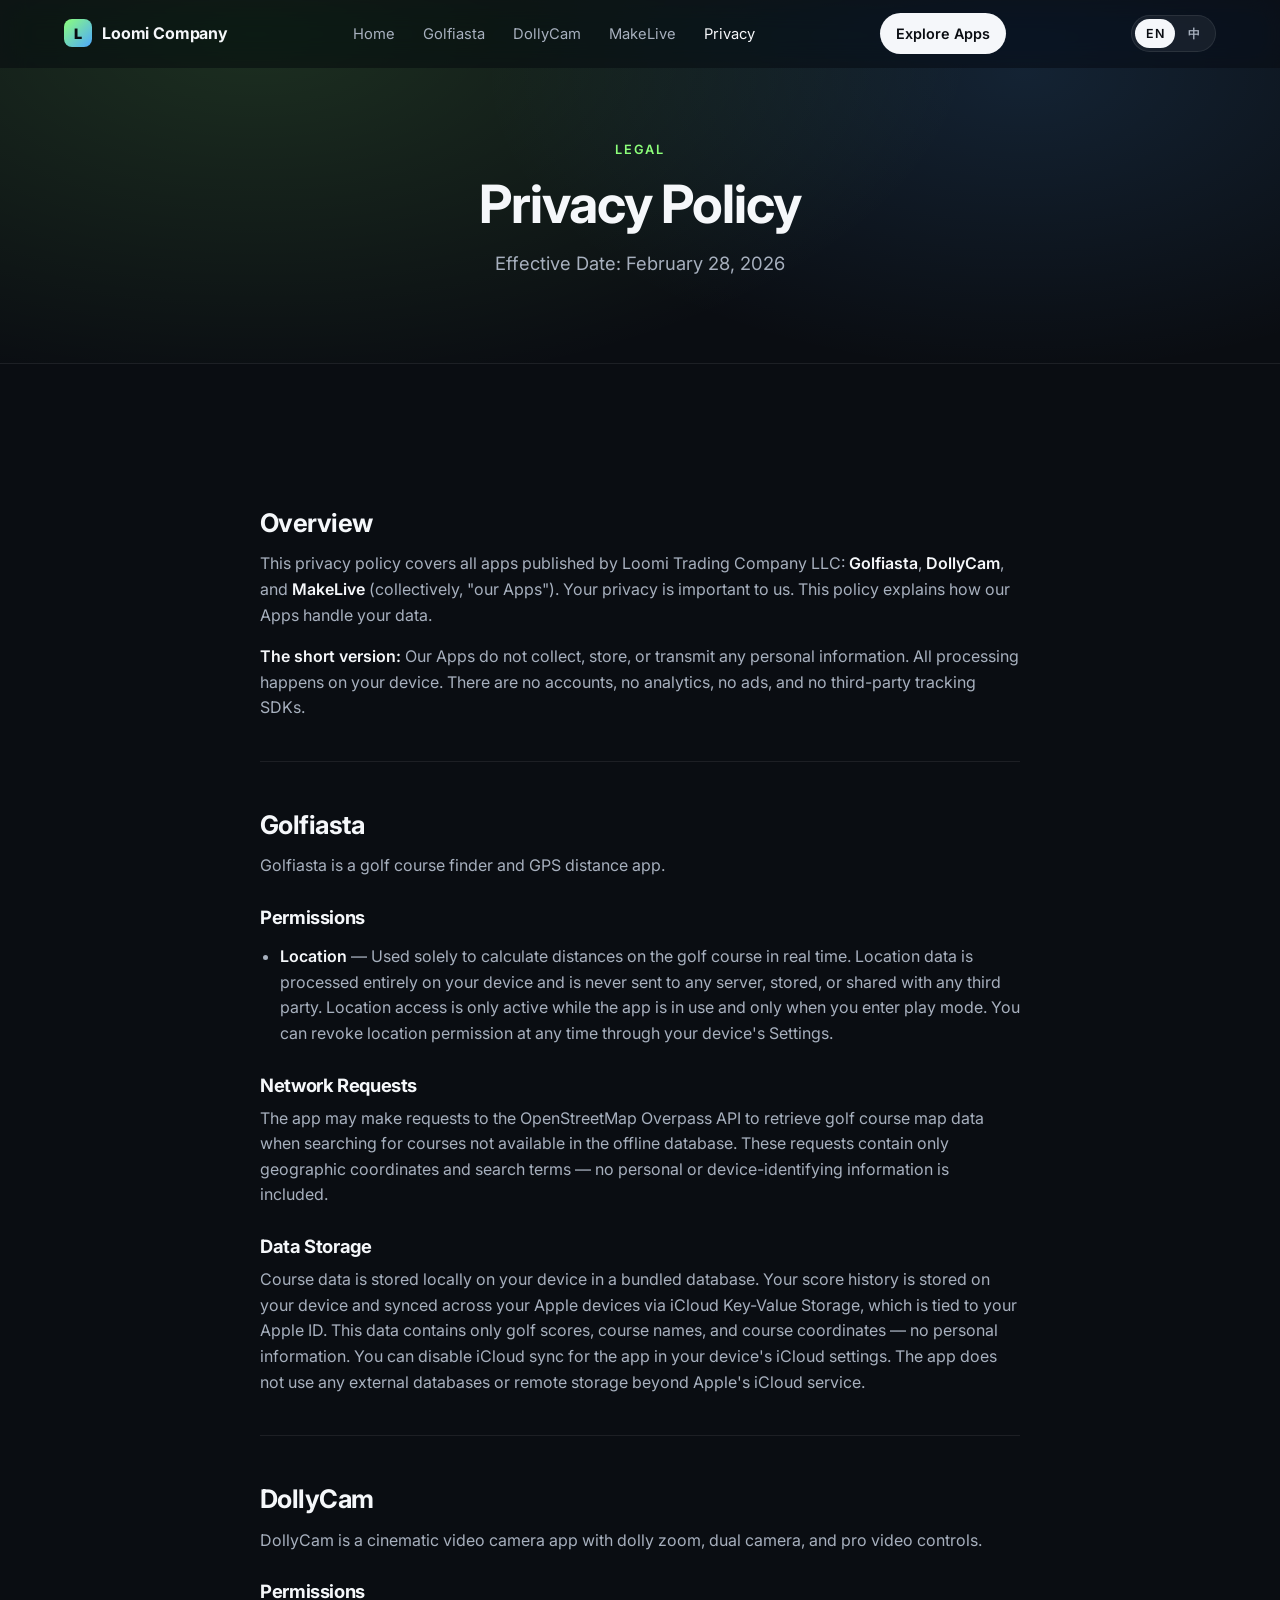
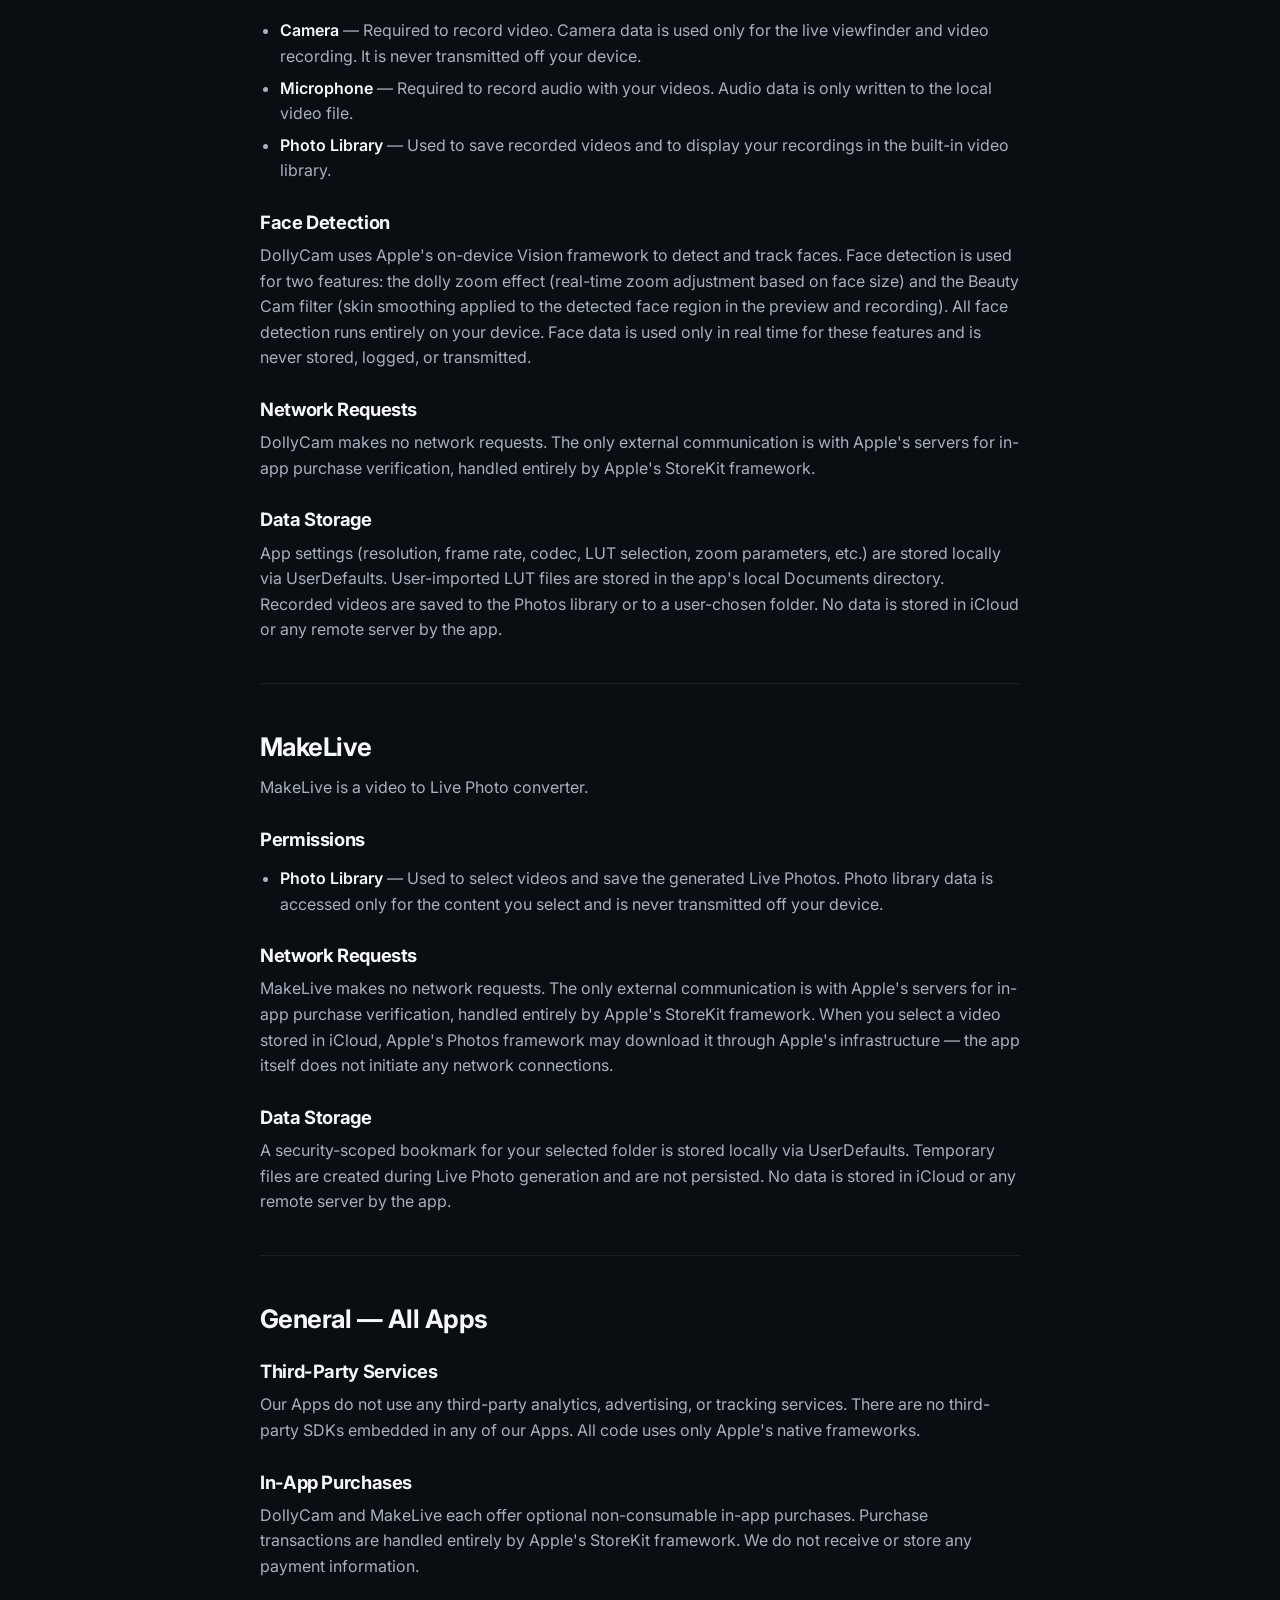
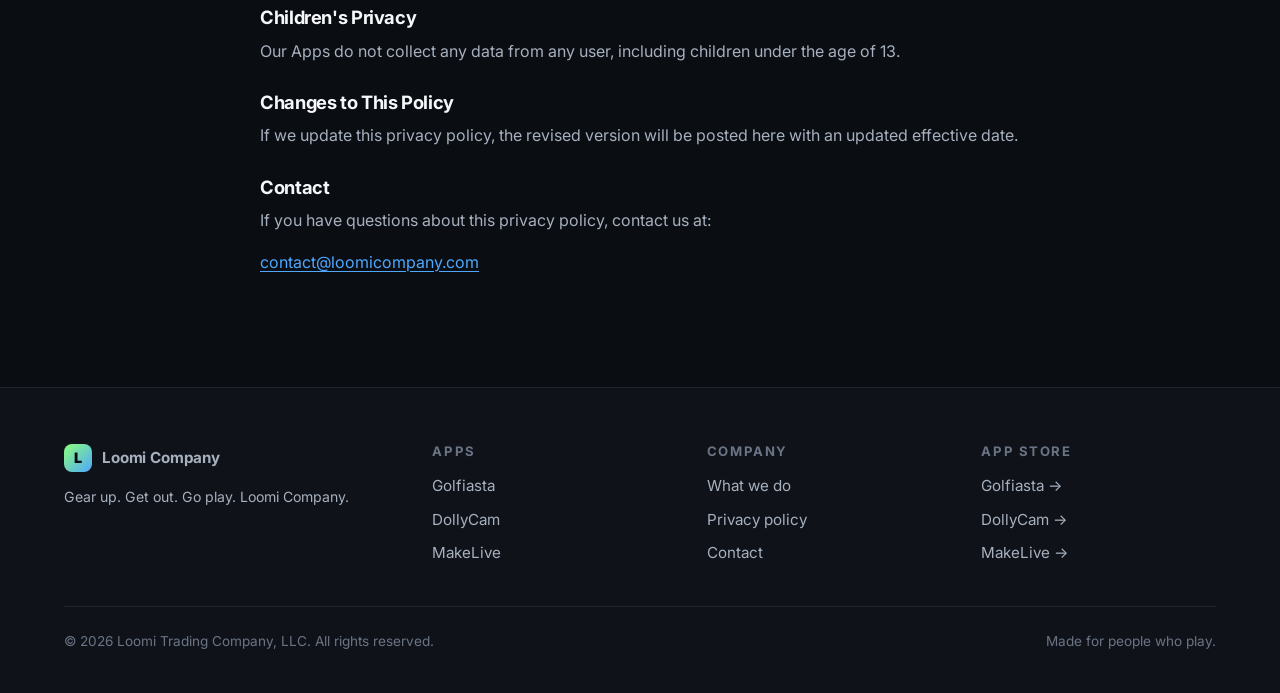
<file: privacy.html>
<!DOCTYPE html>
<html lang="en">
<head>
  <meta charset="UTF-8">
  <meta name="viewport" content="width=device-width, initial-scale=1, viewport-fit=cover">
  <meta name="theme-color" content="#0a0d12">
  <title>Privacy Policy · Loomi Company</title>
  <meta name="description" content="Privacy policy for all apps published by Loomi Trading Company LLC: Golfiasta, DollyCam, and MakeLive. No data collection, no tracking, no third-party SDKs.">
  <link rel="canonical" href="https://loomicompany.com/privacy.html">
  <link rel="alternate" hreflang="en" href="https://loomicompany.com/privacy.html">
  <link rel="alternate" hreflang="zh" href="https://loomicompany.com/privacy-zh.html">
  <link rel="alternate" hreflang="x-default" href="https://loomicompany.com/privacy.html">
  <link rel="icon" href="assets/images/favicon.svg" type="image/svg+xml">
  <link rel="preconnect" href="https://fonts.googleapis.com">
  <link rel="preconnect" href="https://fonts.gstatic.com" crossorigin>
  <link href="https://fonts.googleapis.com/css2?family=Inter:wght@400;500;600;700;800;900&display=swap" rel="stylesheet">
  <link rel="stylesheet" href="assets/css/main.css">
</head>
<body data-page="privacy">
  <header class="header">
    <nav class="nav" aria-label="Primary">
      <a class="brand" href="./"><span class="brand__mark">L</span><span>Loomi Company</span></a>
      <ul class="nav__links">
        <li><a href="./" data-nav="home">Home</a></li>
        <li><a href="golfiasta.html" data-nav="golfiasta">Golfiasta</a></li>
        <li><a href="dollycam.html" data-nav="dollycam">DollyCam</a></li>
        <li><a href="makelive.html" data-nav="makelive">MakeLive</a></li>
        <li><a href="privacy.html" data-nav="privacy">Privacy</a></li>
      </ul>
      <a class="nav__cta" href="./#apps">Explore Apps</a>
      <div class="lang-toggle" role="group" aria-label="Language">
        <a href="privacy.html" data-lang-switch="en">EN</a>
        <a href="privacy-zh.html" data-lang-switch="zh">中</a>
      </div>
      <button class="nav__toggle" aria-label="Open menu" aria-expanded="false" aria-controls="mobile-menu">
        <svg viewBox="0 0 24 24" fill="none" stroke="currentColor" stroke-width="2" stroke-linecap="round"><path d="M3 6h18M3 12h18M3 18h18"/></svg>
      </button>
    </nav>
    <div class="nav__mobile" id="mobile-menu">
      <ul>
        <li><a href="./">Home</a></li>
        <li><a href="golfiasta.html">Golfiasta</a></li>
        <li><a href="dollycam.html">DollyCam</a></li>
        <li><a href="makelive.html">MakeLive</a></li>
        <li><a href="privacy.html">Privacy</a></li>
      </ul>
      <a class="nav__cta" href="./#apps">Explore Apps</a>
    </div>
  </header>

  <main>
    <section class="page-hero">
      <div class="container">
        <span class="eyebrow reveal">Legal</span>
        <h1 class="reveal">Privacy Policy</h1>
        <p class="lead reveal">Effective Date: February 28, 2026</p>
      </div>
    </section>

    <section>
      <div class="container">
        <article class="prose reveal">
          <h2>Overview</h2>
          <p>This privacy policy covers all apps published by Loomi Trading Company LLC: <strong>Golfiasta</strong>, <strong>DollyCam</strong>, and <strong>MakeLive</strong> (collectively, "our Apps"). Your privacy is important to us. This policy explains how our Apps handle your data.</p>
          <p><strong>The short version:</strong> Our Apps do not collect, store, or transmit any personal information. All processing happens on your device. There are no accounts, no analytics, no ads, and no third-party tracking SDKs.</p>

          <hr>

          <h2>Golfiasta</h2>
          <p>Golfiasta is a golf course finder and GPS distance app.</p>
          <h3>Permissions</h3>
          <ul>
            <li><strong>Location</strong> — Used solely to calculate distances on the golf course in real time. Location data is processed entirely on your device and is never sent to any server, stored, or shared with any third party. Location access is only active while the app is in use and only when you enter play mode. You can revoke location permission at any time through your device's Settings.</li>
          </ul>
          <h3>Network Requests</h3>
          <p>The app may make requests to the OpenStreetMap Overpass API to retrieve golf course map data when searching for courses not available in the offline database. These requests contain only geographic coordinates and search terms — no personal or device-identifying information is included.</p>
          <h3>Data Storage</h3>
          <p>Course data is stored locally on your device in a bundled database. Your score history is stored on your device and synced across your Apple devices via iCloud Key-Value Storage, which is tied to your Apple ID. This data contains only golf scores, course names, and course coordinates — no personal information. You can disable iCloud sync for the app in your device's iCloud settings. The app does not use any external databases or remote storage beyond Apple's iCloud service.</p>

          <hr>

          <h2>DollyCam</h2>
          <p>DollyCam is a cinematic video camera app with dolly zoom, dual camera, and pro video controls.</p>
          <h3>Permissions</h3>
          <ul>
            <li><strong>Camera</strong> — Required to record video. Camera data is used only for the live viewfinder and video recording. It is never transmitted off your device.</li>
            <li><strong>Microphone</strong> — Required to record audio with your videos. Audio data is only written to the local video file.</li>
            <li><strong>Photo Library</strong> — Used to save recorded videos and to display your recordings in the built-in video library.</li>
          </ul>
          <h3>Face Detection</h3>
          <p>DollyCam uses Apple's on-device Vision framework to detect and track faces. Face detection is used for two features: the dolly zoom effect (real-time zoom adjustment based on face size) and the Beauty Cam filter (skin smoothing applied to the detected face region in the preview and recording). All face detection runs entirely on your device. Face data is used only in real time for these features and is never stored, logged, or transmitted.</p>
          <h3>Network Requests</h3>
          <p>DollyCam makes no network requests. The only external communication is with Apple's servers for in-app purchase verification, handled entirely by Apple's StoreKit framework.</p>
          <h3>Data Storage</h3>
          <p>App settings (resolution, frame rate, codec, LUT selection, zoom parameters, etc.) are stored locally via UserDefaults. User-imported LUT files are stored in the app's local Documents directory. Recorded videos are saved to the Photos library or to a user-chosen folder. No data is stored in iCloud or any remote server by the app.</p>

          <hr>

          <h2>MakeLive</h2>
          <p>MakeLive is a video to Live Photo converter.</p>
          <h3>Permissions</h3>
          <ul>
            <li><strong>Photo Library</strong> — Used to select videos and save the generated Live Photos. Photo library data is accessed only for the content you select and is never transmitted off your device.</li>
          </ul>
          <h3>Network Requests</h3>
          <p>MakeLive makes no network requests. The only external communication is with Apple's servers for in-app purchase verification, handled entirely by Apple's StoreKit framework. When you select a video stored in iCloud, Apple's Photos framework may download it through Apple's infrastructure — the app itself does not initiate any network connections.</p>
          <h3>Data Storage</h3>
          <p>A security-scoped bookmark for your selected folder is stored locally via UserDefaults. Temporary files are created during Live Photo generation and are not persisted. No data is stored in iCloud or any remote server by the app.</p>

          <hr>

          <h2>General — All Apps</h2>
          <h3>Third-Party Services</h3>
          <p>Our Apps do not use any third-party analytics, advertising, or tracking services. There are no third-party SDKs embedded in any of our Apps. All code uses only Apple's native frameworks.</p>
          <h3>In-App Purchases</h3>
          <p>DollyCam and MakeLive each offer optional non-consumable in-app purchases. Purchase transactions are handled entirely by Apple's StoreKit framework. We do not receive or store any payment information.</p>
          <h3>Children's Privacy</h3>
          <p>Our Apps do not collect any data from any user, including children under the age of 13.</p>
          <h3>Changes to This Policy</h3>
          <p>If we update this privacy policy, the revised version will be posted here with an updated effective date.</p>
          <h3>Contact</h3>
          <p>If you have questions about this privacy policy, contact us at:</p>
          <p><a href="mailto:contact@loomicompany.com">contact@loomicompany.com</a></p>
        </article>
      </div>
    </section>
  </main>

  <footer class="footer">
    <div class="container">
      <div class="footer__grid">
        <div>
          <a class="brand" href="./"><span class="brand__mark">L</span><span>Loomi Company</span></a>
          <p class="small" style="margin-top:14px; max-width:320px;">Gear up. Get out. Go play. Loomi Company.</p>
        </div>
        <div><h4>Apps</h4><ul><li><a href="golfiasta.html">Golfiasta</a></li><li><a href="dollycam.html">DollyCam</a></li><li><a href="makelive.html">MakeLive</a></li></ul></div>
        <div><h4>Company</h4><ul><li><a href="./#what-we-do">What we do</a></li><li><a href="privacy.html">Privacy policy</a></li><li><a href="mailto:contact@loomicompany.com">Contact</a></li></ul></div>
        <div><h4>App Store</h4><ul><li><a href="https://apps.apple.com/us/app/golfiasta-golf-gps/id6760437254" rel="noopener" target="_blank">Golfiasta →</a></li><li><a href="https://apps.apple.com/us/app/dollycam-cinematic-filming/id6761457989" rel="noopener" target="_blank">DollyCam →</a></li><li><a href="https://apps.apple.com/us/app/makelive-live-photo-creator/id6761287865" rel="noopener" target="_blank">MakeLive →</a></li></ul></div>
      </div>
      <div class="footer__bottom">
        <span>© <span data-year>2026</span> Loomi Trading Company, LLC. All rights reserved.</span>
        <span>Made for people who play.</span>
      </div>
    </div>
  </footer>
  <script src="assets/js/main.js" defer></script>
</body>
</html>
</file>
<file: assets/css/main.css>
/* =========================================================
   Loomi Company — Design System
   Modern dark / premium aesthetic
   ========================================================= */

:root {
  /* Palette */
  --bg: #0a0d12;
  --bg-alt: #0f1319;
  --bg-elev: #141924;
  --surface: #1a2130;
  --border: rgba(255, 255, 255, 0.08);
  --border-strong: rgba(255, 255, 255, 0.16);

  --text: #f5f7fa;
  --text-muted: #a7b0be;
  --text-dim: #6b7485;

  --accent: #8cff7a;         /* fairway green */
  --accent-2: #4ea8ff;       /* glacier blue */
  --accent-3: #ffd36e;       /* golden hour */

  --grad-hero: radial-gradient(1200px 600px at 20% 10%, rgba(140, 255, 122, 0.14), transparent 60%),
               radial-gradient(900px 500px at 80% 20%, rgba(78, 168, 255, 0.14), transparent 60%),
               linear-gradient(180deg, #0a0d12 0%, #0a0d12 100%);

  /* Typography */
  --font-sans: "Inter", -apple-system, BlinkMacSystemFont, "SF Pro Text", "Segoe UI",
               Roboto, Helvetica, Arial, sans-serif;
  --font-display: "Inter", -apple-system, BlinkMacSystemFont, "SF Pro Display", "Segoe UI",
                  Roboto, Helvetica, Arial, sans-serif;

  /* Sizing */
  --container: 1200px;
  --container-narrow: 880px;
  --radius: 14px;
  --radius-lg: 22px;
  --shadow-sm: 0 1px 2px rgba(0, 0, 0, 0.3);
  --shadow-md: 0 10px 30px rgba(0, 0, 0, 0.35);
  --shadow-lg: 0 30px 80px rgba(0, 0, 0, 0.45);

  --header-h: 68px;
}

/* =========================================================
   Reset
   ========================================================= */
*, *::before, *::after { box-sizing: border-box; }
html { scroll-behavior: smooth; -webkit-text-size-adjust: 100%; }
body {
  margin: 0;
  font-family: var(--font-sans);
  font-size: 16px;
  line-height: 1.6;
  color: var(--text);
  background: var(--bg);
  -webkit-font-smoothing: antialiased;
  -moz-osx-font-smoothing: grayscale;
  overflow-x: hidden;
}
img, picture, video { max-width: 100%; display: block; }
a { color: inherit; text-decoration: none; }
button { font: inherit; cursor: pointer; }
h1, h2, h3, h4, h5 {
  font-family: var(--font-display);
  font-weight: 700;
  letter-spacing: -0.02em;
  line-height: 1.15;
  margin: 0 0 0.5em;
}
p { margin: 0 0 1em; color: var(--text-muted); }
p.lead { font-size: 1.15rem; color: var(--text); }

/* =========================================================
   Layout
   ========================================================= */
.container {
  width: 100%;
  max-width: var(--container);
  margin: 0 auto;
  padding: 0 24px;
}
.container--narrow { max-width: var(--container-narrow); }

section { padding: 96px 0; position: relative; }
section + section { border-top: 1px solid var(--border); }
@media (max-width: 720px) {
  section { padding: 64px 0; }
}

/* =========================================================
   Header / Nav
   ========================================================= */
.header {
  position: fixed;
  top: 0; left: 0; right: 0;
  height: var(--header-h);
  z-index: 50;
  display: flex;
  align-items: center;
  background: rgba(10, 13, 18, 0.6);
  backdrop-filter: saturate(180%) blur(14px);
  -webkit-backdrop-filter: saturate(180%) blur(14px);
  border-bottom: 1px solid transparent;
  transition: border-color 200ms ease, background 200ms ease;
}
.header.is-scrolled {
  border-bottom-color: var(--border);
  background: rgba(10, 13, 18, 0.85);
}
.nav {
  width: 100%;
  max-width: var(--container);
  margin: 0 auto;
  padding: 0 24px;
  display: flex;
  align-items: center;
  justify-content: space-between;
  gap: 24px;
}
.brand {
  display: inline-flex;
  align-items: center;
  gap: 10px;
  color: var(--text);
  font-weight: 700;
  letter-spacing: -0.01em;
  font-size: 1rem;
}
.brand__mark {
  width: 28px; height: 28px;
  display: inline-flex; align-items: center; justify-content: center;
  border-radius: 8px;
  background: linear-gradient(135deg, var(--accent) 0%, var(--accent-2) 100%);
  color: #0a0d12;
  font-weight: 900;
  font-size: 0.9rem;
}
.nav__links {
  display: flex; align-items: center; gap: 28px;
  list-style: none; margin: 0; padding: 0;
}
.nav__links a {
  color: var(--text-muted);
  font-size: 0.92rem;
  transition: color 150ms ease;
  position: relative;
}
.nav__links a:hover,
.nav__links a.is-active { color: var(--text); }

.nav__cta {
  display: inline-flex; align-items: center; gap: 8px;
  padding: 9px 16px;
  border-radius: 999px;
  background: var(--text);
  color: var(--bg);
  font-weight: 600;
  font-size: 0.9rem;
  transition: transform 150ms ease, opacity 150ms ease;
}
.nav__cta:hover { transform: translateY(-1px); opacity: 0.92; }

/* Language toggle pill */
.lang-toggle {
  display: inline-flex;
  align-items: center;
  padding: 3px;
  border-radius: 999px;
  background: rgba(255, 255, 255, 0.06);
  border: 1px solid var(--border);
  gap: 2px;
}
.lang-toggle a {
  display: inline-flex;
  align-items: center;
  justify-content: center;
  padding: 5px 11px;
  border-radius: 999px;
  font-size: 0.78rem;
  font-weight: 600;
  letter-spacing: 0.04em;
  color: var(--text-muted);
  transition: background 150ms ease, color 150ms ease;
  text-transform: uppercase;
  min-width: 34px;
}
.lang-toggle a:hover { color: var(--text); }
.lang-toggle a.is-active {
  background: var(--text);
  color: var(--bg);
}
@media (max-width: 860px) {
  .lang-toggle { order: 2; margin-left: auto; margin-right: 10px; }
}

.nav__toggle {
  display: none;
  background: transparent;
  border: 1px solid var(--border-strong);
  color: var(--text);
  width: 40px; height: 40px;
  border-radius: 10px;
  align-items: center; justify-content: center;
}
.nav__toggle svg { width: 20px; height: 20px; }

@media (max-width: 860px) {
  .nav__links, .nav__cta { display: none; }
  .nav__toggle { display: inline-flex; }
  .lang-toggle { margin-left: auto; }
  .nav__mobile {
    position: fixed;
    top: var(--header-h); left: 0; right: 0;
    padding: 20px 24px 32px;
    background: rgba(10, 13, 18, 0.96);
    backdrop-filter: blur(20px);
    border-bottom: 1px solid var(--border);
    transform: translateY(-110%);
    opacity: 0;
    transition: transform 250ms ease, opacity 250ms ease;
    z-index: 49;
  }
  .nav__mobile.is-open { transform: translateY(0); opacity: 1; }
  .nav__mobile ul {
    list-style: none; margin: 0; padding: 0;
    display: flex; flex-direction: column; gap: 6px;
  }
  .nav__mobile a {
    display: block;
    padding: 12px 14px;
    border-radius: 10px;
    color: var(--text);
    font-size: 1rem;
  }
  .nav__mobile a:hover { background: var(--surface); }
  .nav__mobile .nav__cta { display: inline-flex; margin-top: 14px; }
}
@media (min-width: 861px) {
  .nav__mobile { display: none !important; }
}

/* =========================================================
   Buttons
   ========================================================= */
.btn {
  display: inline-flex;
  align-items: center;
  gap: 8px;
  padding: 12px 20px;
  border-radius: 999px;
  font-weight: 600;
  font-size: 0.95rem;
  border: 1px solid transparent;
  transition: transform 150ms ease, background 150ms ease, border-color 150ms ease, color 150ms ease, opacity 150ms ease;
  white-space: nowrap;
}
.btn:hover { transform: translateY(-1px); }
.btn--primary { background: var(--text); color: var(--bg); }
.btn--primary:hover { opacity: 0.92; }
.btn--ghost {
  background: transparent;
  color: var(--text);
  border-color: var(--border-strong);
}
.btn--ghost:hover { background: var(--surface); border-color: var(--text); }
.btn--accent {
  background: linear-gradient(135deg, var(--accent) 0%, var(--accent-2) 100%);
  color: #0a0d12;
}
.btn--accent:hover { opacity: 0.92; }
.btn--lg { padding: 14px 24px; font-size: 1rem; }

.btn svg { width: 18px; height: 18px; }

/* =========================================================
   Hero
   ========================================================= */
.hero {
  padding: calc(var(--header-h) + 80px) 0 80px;
  background: var(--grad-hero);
  position: relative;
  overflow: hidden;
}
.hero::before {
  content: "";
  position: absolute; inset: 0;
  background-image:
    radial-gradient(circle at 1px 1px, rgba(255, 255, 255, 0.04) 1px, transparent 0);
  background-size: 28px 28px;
  mask-image: linear-gradient(180deg, #000 0%, transparent 85%);
  -webkit-mask-image: linear-gradient(180deg, #000 0%, transparent 85%);
  pointer-events: none;
}
.hero__inner { position: relative; text-align: center; }
.hero__eyebrow {
  display: inline-flex; align-items: center; gap: 8px;
  padding: 6px 12px;
  border: 1px solid var(--border-strong);
  border-radius: 999px;
  font-size: 0.8rem;
  color: var(--text-muted);
  text-transform: uppercase;
  letter-spacing: 0.08em;
  margin-bottom: 24px;
}
.hero__eyebrow .dot {
  width: 6px; height: 6px; border-radius: 50%;
  background: var(--accent);
  box-shadow: 0 0 12px var(--accent);
}
.hero h1 {
  font-size: clamp(2.4rem, 6vw, 4.75rem);
  margin-bottom: 20px;
  font-weight: 800;
}
.hero h1 .grad {
  background: linear-gradient(135deg, var(--accent) 0%, var(--accent-2) 60%, var(--accent-3) 100%);
  -webkit-background-clip: text; background-clip: text;
  -webkit-text-fill-color: transparent;
}
.hero p.lead {
  max-width: 640px;
  margin: 0 auto 32px;
  font-size: clamp(1rem, 1.6vw, 1.2rem);
  color: var(--text-muted);
}
.hero__actions { display: flex; gap: 12px; justify-content: center; flex-wrap: wrap; }

/* Page hero (smaller) */
.page-hero {
  padding: calc(var(--header-h) + 72px) 0 56px;
  background: var(--grad-hero);
  text-align: center;
  position: relative;
  overflow: hidden;
}
.page-hero h1 {
  font-size: clamp(2rem, 4.5vw, 3.3rem);
  margin-bottom: 14px;
}
.page-hero .eyebrow {
  color: var(--accent);
  letter-spacing: 0.14em;
  text-transform: uppercase;
  font-size: 0.8rem;
  font-weight: 600;
  margin-bottom: 14px;
  display: block;
}
.page-hero p.lead {
  max-width: 680px;
  margin: 0 auto 28px;
  color: var(--text-muted);
}

/* =========================================================
   Section intro
   ========================================================= */
.section-head {
  text-align: center;
  max-width: 720px;
  margin: 0 auto 56px;
}
.section-head .eyebrow {
  color: var(--accent);
  letter-spacing: 0.14em;
  text-transform: uppercase;
  font-size: 0.78rem;
  font-weight: 600;
  margin-bottom: 14px;
  display: block;
}
.section-head h2 {
  font-size: clamp(1.8rem, 3.6vw, 2.6rem);
  margin-bottom: 12px;
}
.section-head p { color: var(--text-muted); font-size: 1.05rem; }

/* =========================================================
   Category cards (Golf / Snow / Lifestyle)
   ========================================================= */
.cards {
  display: grid;
  grid-template-columns: repeat(3, 1fr);
  gap: 20px;
}
@media (max-width: 900px) { .cards { grid-template-columns: 1fr; } }

.card {
  position: relative;
  padding: 32px;
  border: 1px solid var(--border);
  border-radius: var(--radius-lg);
  background: linear-gradient(180deg, var(--bg-elev), var(--bg-alt));
  overflow: hidden;
  transition: transform 200ms ease, border-color 200ms ease;
}
.card:hover { transform: translateY(-4px); border-color: var(--border-strong); }
.card__icon {
  width: 48px; height: 48px;
  border-radius: 12px;
  display: inline-flex; align-items: center; justify-content: center;
  background: rgba(140, 255, 122, 0.12);
  color: var(--accent);
  margin-bottom: 20px;
}
.card--snow .card__icon { background: rgba(78, 168, 255, 0.12); color: var(--accent-2); }
.card--lifestyle .card__icon { background: rgba(255, 211, 110, 0.12); color: var(--accent-3); }
.card__icon svg { width: 24px; height: 24px; }
.card h3 { font-size: 1.35rem; margin-bottom: 10px; }
.card p { margin: 0; color: var(--text-muted); }

/* =========================================================
   Apps showcase
   ========================================================= */
.apps {
  display: grid;
  grid-template-columns: repeat(3, 1fr);
  gap: 20px;
}
@media (max-width: 980px) { .apps { grid-template-columns: 1fr; } }

.app-card {
  position: relative;
  padding: 28px;
  border: 1px solid var(--border);
  border-radius: var(--radius-lg);
  background: linear-gradient(180deg, var(--bg-elev), var(--bg-alt));
  display: flex;
  flex-direction: column;
  overflow: hidden;
  transition: transform 200ms ease, border-color 200ms ease;
}
.app-card::before {
  content: "";
  position: absolute; inset: -1px;
  border-radius: inherit;
  background: radial-gradient(400px 200px at var(--x, 50%) 0%, rgba(140, 255, 122, 0.14), transparent 60%);
  opacity: 0; transition: opacity 200ms ease;
  pointer-events: none;
}
.app-card:hover { transform: translateY(-4px); border-color: var(--border-strong); }
.app-card:hover::before { opacity: 1; }
.app-card--dolly::before { background: radial-gradient(400px 200px at 50% 0%, rgba(78, 168, 255, 0.14), transparent 60%); }
.app-card--live::before { background: radial-gradient(400px 200px at 50% 0%, rgba(255, 211, 110, 0.14), transparent 60%); }

.app-card__head {
  display: flex; align-items: center; gap: 14px;
  margin-bottom: 16px;
}
.app-card__badge {
  width: 54px; height: 54px;
  border-radius: 14px;
  display: inline-flex; align-items: center; justify-content: center;
  font-weight: 800;
  font-size: 1.4rem;
  color: #0a0d12;
}
.app-card__badge--golf { background: linear-gradient(135deg, #8cff7a, #4ea8ff); }
.app-card__badge--dolly { background: linear-gradient(135deg, #4ea8ff, #a97bff); }
.app-card__badge--live { background: linear-gradient(135deg, #ffd36e, #ff7a9a); }
.app-card h3 { font-size: 1.25rem; margin: 0; }
.app-card__sub { color: var(--text-dim); font-size: 0.88rem; margin: 0; }
.app-card ul {
  list-style: none; padding: 0; margin: 0 0 20px;
  display: flex; flex-direction: column; gap: 10px;
}
.app-card li {
  display: flex; gap: 10px;
  font-size: 0.95rem;
  color: var(--text-muted);
}
.app-card li::before {
  content: ""; flex: 0 0 16px;
  width: 16px; height: 16px;
  margin-top: 4px;
  background: var(--accent);
  mask: url("data:image/svg+xml;utf8,<svg xmlns='http://www.w3.org/2000/svg' viewBox='0 0 24 24'><path fill='currentColor' d='M9 16.2 4.8 12l-1.4 1.4L9 19 21 7l-1.4-1.4z'/></svg>") no-repeat center/contain;
  -webkit-mask: url("data:image/svg+xml;utf8,<svg xmlns='http://www.w3.org/2000/svg' viewBox='0 0 24 24'><path fill='currentColor' d='M9 16.2 4.8 12l-1.4 1.4L9 19 21 7l-1.4-1.4z'/></svg>") no-repeat center/contain;
}
.app-card--dolly li::before { background: var(--accent-2); }
.app-card--live li::before { background: var(--accent-3); }

.app-card__actions { margin-top: auto; display: flex; gap: 10px; flex-wrap: wrap; }
.app-card__actions .btn { padding: 10px 16px; font-size: 0.88rem; }

/* =========================================================
   Split / feature row
   ========================================================= */
.split {
  display: grid;
  grid-template-columns: 1fr 1fr;
  gap: 64px;
  align-items: center;
}
.split--reverse .split__media { order: 2; }
@media (max-width: 900px) {
  .split { grid-template-columns: 1fr; gap: 32px; }
  .split--reverse .split__media { order: 0; }
}
.split__copy h2 {
  font-size: clamp(1.7rem, 3vw, 2.2rem);
  margin-bottom: 14px;
}
.split__copy p { color: var(--text-muted); }
.split__media {
  position: relative;
  border-radius: var(--radius-lg);
  overflow: hidden;
  border: 1px solid var(--border);
  background: var(--surface);
  box-shadow: var(--shadow-lg);
}
.split__media img { width: 100%; height: auto; display: block; }

/* Screenshot row */
.shots {
  display: grid;
  grid-template-columns: repeat(2, 1fr);
  gap: 20px;
  max-width: 760px;
  margin: 0 auto;
}
@media (max-width: 600px) { .shots { grid-template-columns: 1fr; } }
.shots figure {
  margin: 0;
  border-radius: var(--radius-lg);
  overflow: hidden;
  border: 1px solid var(--border);
  box-shadow: var(--shadow-md);
  background: var(--surface);
}
.shots img { width: 100%; height: auto; aspect-ratio: 9 / 19.5; object-fit: cover; }

/* =========================================================
   Screenshot gallery (horizontal scroller, App Store style)
   ========================================================= */
.gallery {
  position: relative;
  margin: 0 calc(-1 * max(0px, (100vw - var(--container)) / 2));
}
.gallery__track {
  display: flex;
  gap: 20px;
  overflow-x: auto;
  scroll-snap-type: x mandatory;
  scrollbar-width: none;
  padding: 12px max(24px, calc((100vw - var(--container)) / 2 + 24px)) 24px;
  -webkit-overflow-scrolling: touch;
}
.gallery__track::-webkit-scrollbar { display: none; }

.gallery__item {
  flex: 0 0 auto;
  width: 260px;
  scroll-snap-align: center;
  border-radius: 28px;
  overflow: hidden;
  background: linear-gradient(180deg, #0f1319, #141924);
  border: 1px solid var(--border);
  box-shadow: var(--shadow-lg);
  transform: translateY(0);
  transition: transform 250ms ease, border-color 250ms ease;
}
.gallery__item:hover {
  transform: translateY(-6px);
  border-color: var(--border-strong);
}
.gallery__item img {
  display: block;
  width: 100%;
  height: auto;
  aspect-ratio: 800 / 1731;
  object-fit: cover;
}

@media (max-width: 600px) {
  .gallery__item { width: 70vw; max-width: 280px; }
}

/* Edge fades */
.gallery::before,
.gallery::after {
  content: "";
  position: absolute;
  top: 0; bottom: 24px;
  width: 64px;
  pointer-events: none;
  z-index: 2;
}
.gallery::before {
  left: 0;
  background: linear-gradient(90deg, var(--bg), transparent);
}
.gallery::after {
  right: 0;
  background: linear-gradient(270deg, var(--bg), transparent);
}
@media (max-width: 720px) {
  .gallery::before, .gallery::after { display: none; }
}

.gallery__caption {
  padding: 14px 18px 18px;
  text-align: left;
  border-top: 1px solid var(--border);
}
.gallery__caption strong {
  display: block;
  font-size: 0.95rem;
  color: var(--text);
  margin-bottom: 2px;
}
.gallery__caption span {
  font-size: 0.82rem;
  color: var(--text-dim);
}

/* Feature grid (for app pages) */
.features {
  display: grid;
  grid-template-columns: repeat(3, 1fr);
  gap: 20px;
}
@media (max-width: 900px) { .features { grid-template-columns: 1fr; } }
.feature {
  padding: 26px;
  border-radius: var(--radius-lg);
  border: 1px solid var(--border);
  background: var(--bg-alt);
  transition: border-color 200ms ease, transform 200ms ease;
}
.feature:hover { border-color: var(--border-strong); transform: translateY(-2px); }
.feature__icon {
  width: 38px; height: 38px;
  border-radius: 10px;
  display: inline-flex; align-items: center; justify-content: center;
  background: rgba(140, 255, 122, 0.1);
  color: var(--accent);
  margin-bottom: 16px;
}
.feature__icon svg { width: 20px; height: 20px; }
.feature h3 { font-size: 1.05rem; margin-bottom: 6px; }
.feature p { margin: 0; color: var(--text-muted); font-size: 0.94rem; }

/* Spec list */
.spec-list {
  list-style: none;
  padding: 0; margin: 0;
  display: grid;
  grid-template-columns: repeat(2, 1fr);
  gap: 12px 32px;
}
@media (max-width: 600px) { .spec-list { grid-template-columns: 1fr; } }
.spec-list li {
  display: flex; gap: 10px;
  padding: 12px 0;
  border-bottom: 1px solid var(--border);
  color: var(--text-muted);
  font-size: 0.95rem;
}
.spec-list li::before {
  content: "—";
  color: var(--accent);
  font-weight: 700;
}

/* =========================================================
   CTA band
   ========================================================= */
.cta-band {
  margin: 0 auto;
  max-width: var(--container);
  padding: 56px 48px;
  border-radius: var(--radius-lg);
  border: 1px solid var(--border-strong);
  background:
    radial-gradient(600px 260px at 10% 0%, rgba(140, 255, 122, 0.14), transparent 60%),
    radial-gradient(600px 260px at 90% 100%, rgba(78, 168, 255, 0.14), transparent 60%),
    linear-gradient(180deg, var(--bg-elev), var(--bg-alt));
  text-align: center;
}
.cta-band h2 { font-size: clamp(1.6rem, 3vw, 2.2rem); margin-bottom: 10px; }
.cta-band p { max-width: 560px; margin: 0 auto 24px; color: var(--text-muted); }

/* =========================================================
   Footer
   ========================================================= */
.footer {
  padding: 56px 0 40px;
  border-top: 1px solid var(--border);
  background: var(--bg-alt);
}
.footer__grid {
  display: grid;
  grid-template-columns: 1.4fr 1fr 1fr 1fr;
  gap: 40px;
  margin-bottom: 40px;
}
@media (max-width: 800px) { .footer__grid { grid-template-columns: 1fr 1fr; } }
@media (max-width: 480px) { .footer__grid { grid-template-columns: 1fr; } }

.footer h4 {
  font-size: 0.82rem;
  letter-spacing: 0.12em;
  text-transform: uppercase;
  color: var(--text-dim);
  margin-bottom: 14px;
}
.footer ul { list-style: none; margin: 0; padding: 0; display: flex; flex-direction: column; gap: 8px; }
.footer a {
  color: var(--text-muted);
  font-size: 0.95rem;
  transition: color 150ms ease;
}
.footer a:hover { color: var(--text); }
.footer__bottom {
  display: flex; justify-content: space-between; gap: 16px; flex-wrap: wrap;
  padding-top: 24px;
  border-top: 1px solid var(--border);
  color: var(--text-dim);
  font-size: 0.85rem;
}

/* =========================================================
   Long-form content (privacy etc.)
   ========================================================= */
.prose {
  max-width: 760px;
  margin: 0 auto;
}
.prose h2 { font-size: 1.6rem; margin: 48px 0 14px; }
.prose h3 { font-size: 1.15rem; margin: 28px 0 10px; color: var(--text); }
.prose p { color: var(--text-muted); }
.prose ul { color: var(--text-muted); padding-left: 20px; }
.prose li { margin: 6px 0; }
.prose strong { color: var(--text); font-weight: 600; }
.prose a { color: var(--accent-2); text-decoration: underline; text-underline-offset: 3px; }
.prose hr {
  border: 0;
  border-top: 1px solid var(--border);
  margin: 40px 0;
}

/* =========================================================
   Reveal on scroll
   ========================================================= */
.reveal {
  opacity: 0;
  transform: translateY(16px);
  transition: opacity 650ms ease, transform 650ms ease;
  will-change: opacity, transform;
}
.reveal.is-visible { opacity: 1; transform: translateY(0); }

@media (prefers-reduced-motion: reduce) {
  .reveal { opacity: 1; transform: none; transition: none; }
  html { scroll-behavior: auto; }
}

/* =========================================================
   Utilities
   ========================================================= */
.text-center { text-align: center; }
.muted { color: var(--text-muted); }
.small { font-size: 0.88rem; }
.divider { height: 1px; background: var(--border); margin: 80px 0; }
.hide-sm { }
@media (max-width: 600px) { .hide-sm { display: none; } }

/* selection */
::selection { background: rgba(140, 255, 122, 0.3); color: #fff; }
</file>
